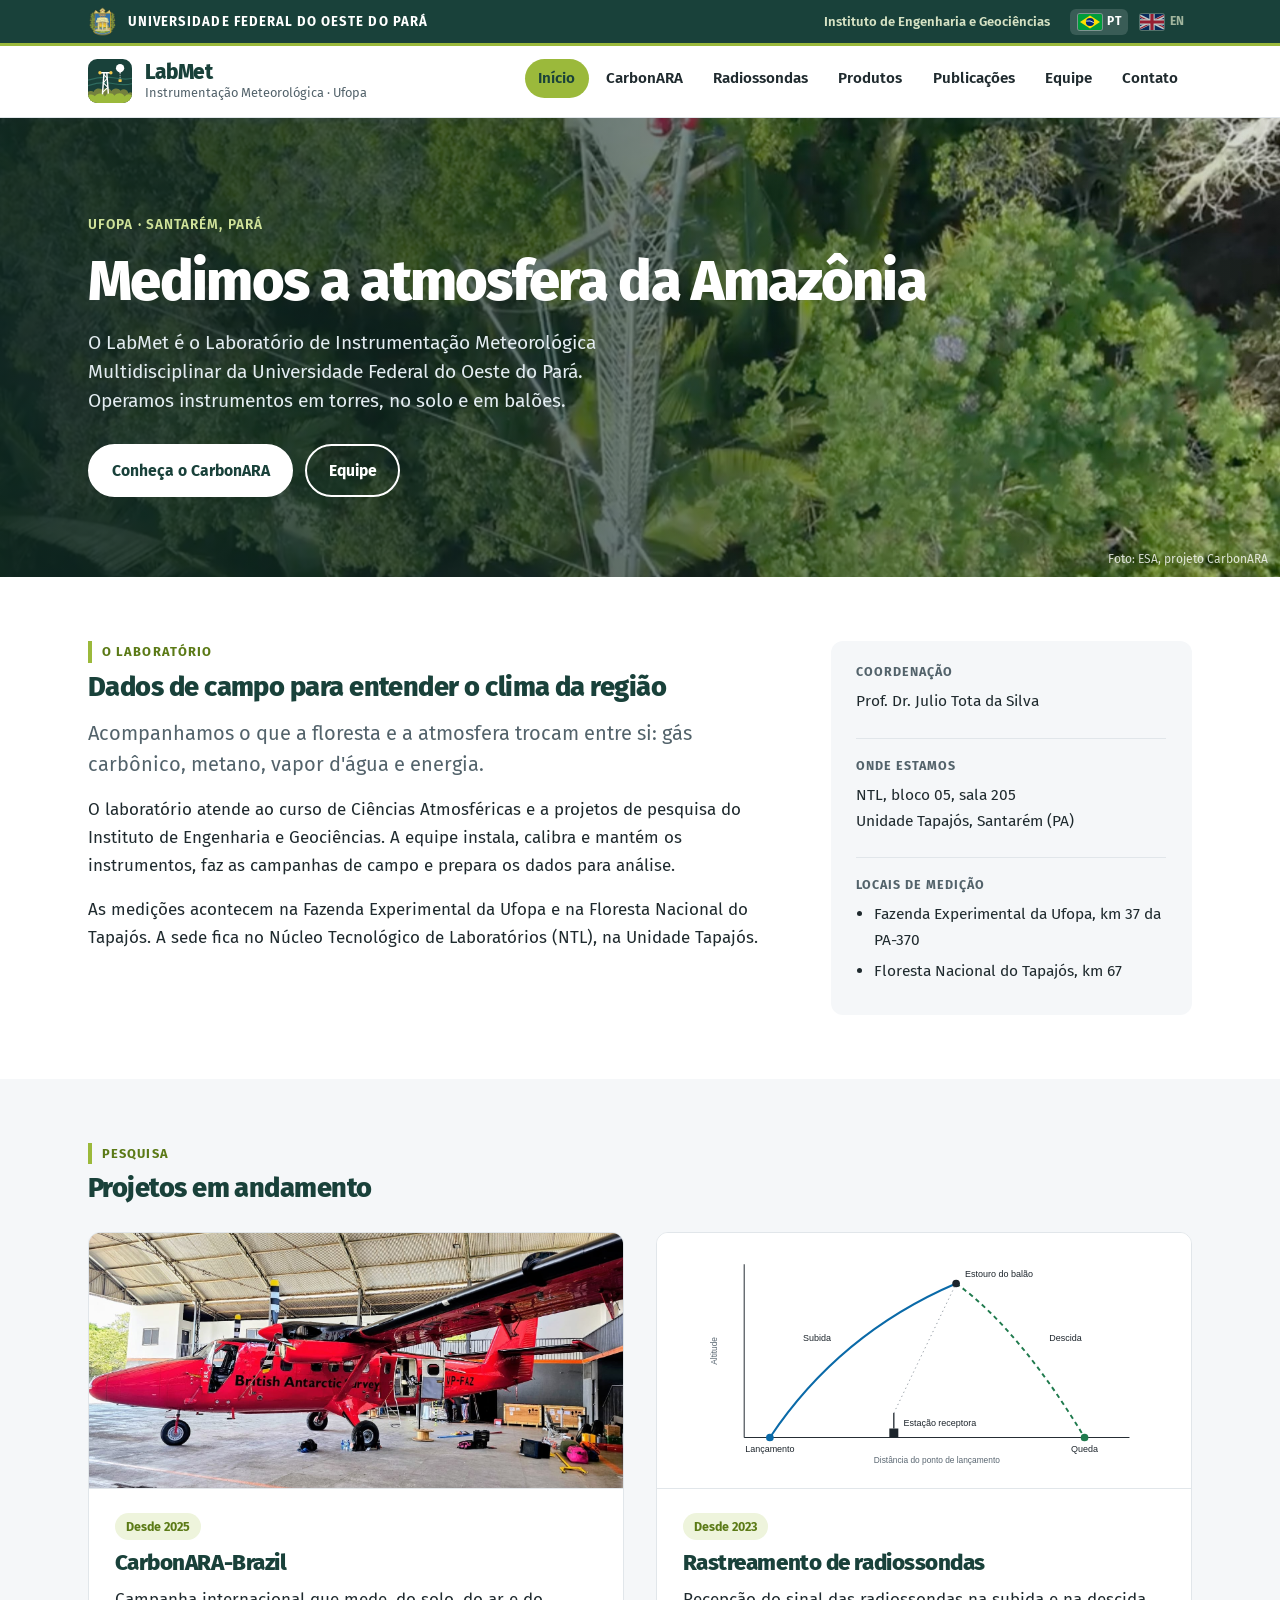
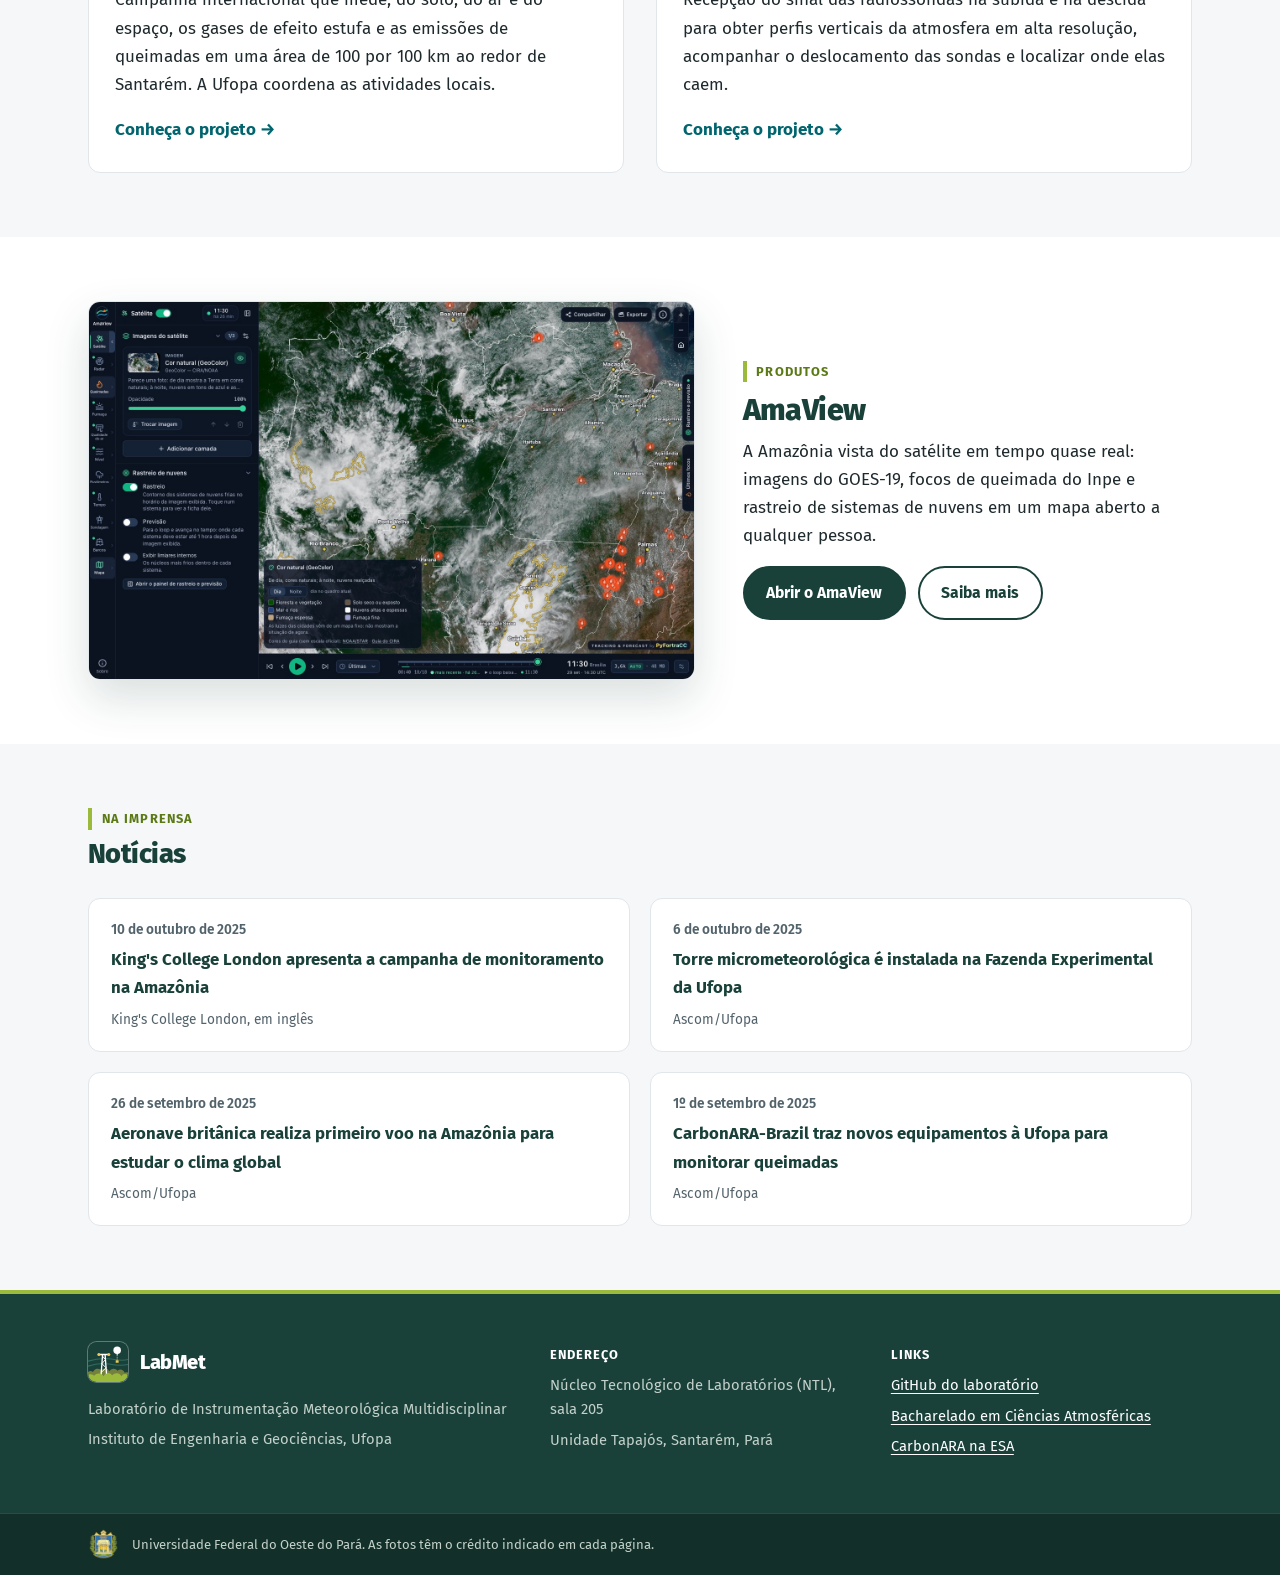
<file: index.html>
<!doctype html>
<html lang="pt-BR">
<head>
  <meta charset="utf-8">
  <meta name="viewport" content="width=device-width, initial-scale=1">
  <title>LabMet UFOPA | Laboratório de Instrumentação Meteorológica Multidisciplinar</title>
  <meta name="description" content="Laboratório de Instrumentação Meteorológica Multidisciplinar da Ufopa, em Santarém. Medidas de gases de efeito estufa, fluxos e perfis da atmosfera na Amazônia.">
  <meta property="og:title" content="LabMet UFOPA | Laboratório de Instrumentação Meteorológica Multidisciplinar">
  <meta property="og:description" content="Laboratório de Instrumentação Meteorológica Multidisciplinar da Ufopa, em Santarém. Medidas de gases de efeito estufa, fluxos e perfis da atmosfera na Amazônia.">
  <meta property="og:type" content="website">
  <meta property="og:url" content="https://labmet-ufopa.github.io/">
  <meta property="og:image" content="https://labmet-ufopa.github.io/assets/img/fotos/twin-otter-hangar.jpg">
  <meta property="og:locale" content="pt_BR">
  <link rel="alternate" hreflang="pt-BR" href="https://labmet-ufopa.github.io/">
  <link rel="alternate" hreflang="en" href="https://labmet-ufopa.github.io/en/">
  <link rel="alternate" hreflang="x-default" href="https://labmet-ufopa.github.io/">
  <link rel="icon" href="assets/img/logo.svg" type="image/svg+xml">
  <link rel="preconnect" href="https://fonts.googleapis.com">
  <link rel="preconnect" href="https://fonts.gstatic.com" crossorigin>
  <link rel="stylesheet" href="https://fonts.googleapis.com/css2?family=Fira+Sans:wght@400;600;700;800;900&display=swap">
  <link rel="stylesheet" href="assets/css/style.css?v=20260929c">
</head>
<body>
  <a class="pular" href="#conteudo">Ir para o conteúdo</a>

  <div class="barra-ufopa">
    <div class="container">
      <a class="ufopa-marca" href="https://www.ufopa.edu.br/"><img src="assets/img/ufopa-brasao.png" alt="Brasão da Ufopa" width="30" height="30"><span>Universidade Federal do Oeste do Pará</span></a>
      <div class="barra-direita">
        <a class="ufopa-instituto" href="https://ieg.ufopa.edu.br/">Instituto de Engenharia e Geociências</a>
        <nav class="idiomas" aria-label="Idioma">
          <a href="index.html" hreflang="pt-BR" lang="pt-BR" aria-current="true" title="Português (Brasil)"><img src="assets/img/bandeira-br.svg" alt="" width="24" height="16"><span>PT</span></a>
          <a href="en/index.html" hreflang="en" lang="en" title="English"><img src="assets/img/bandeira-uk.svg" alt="" width="24" height="16"><span>EN</span></a>
        </nav>
      </div>
    </div>
  </div>

  <header class="cabecalho">
    <div class="container">
      <a class="marca" href="index.html">
        <img src="assets/img/logo.svg" alt="" width="44" height="44">
        <span>
          <span class="marca-nome">LabMet</span>
          <span class="marca-desc">Instrumentação Meteorológica · Ufopa</span>
        </span>
      </a>
      <button class="menu-botao" type="button" aria-expanded="false" aria-controls="menu-principal" hidden><span class="menu-icone" aria-hidden="true"></span>Menu</button>
      <nav class="menu" id="menu-principal" aria-label="Principal">
        <ul>
          <li><a href="index.html" aria-current="page">Início</a></li>
          <li><a href="carbonara.html">CarbonARA</a></li>
          <li><a href="radiossondas.html">Radiossondas</a></li>
          <li><a href="produtos.html">Produtos</a></li>
          <li><a href="publicacoes.html">Publicações</a></li>
          <li><a href="equipe.html">Equipe</a></li>
          <li><a href="contato.html">Contato</a></li>
        </ul>
      </nav>
    </div>
  </header>

  <main id="conteudo">
    <section class="hero">
      <img src="assets/img/fotos/esa-torre-instrumentos.jpg" alt="Torre metálica com instrumentos vista de cima, cercada pelas copas das árvores">
      <div class="container">
        <p class="hero-local">Ufopa · Santarém, Pará</p>
        <h1>Medimos a atmosfera da Amazônia</h1>
        <p class="hero-texto">O LabMet é o Laboratório de Instrumentação Meteorológica Multidisciplinar da Universidade Federal do Oeste do Pará. Operamos instrumentos em torres, no solo e em balões.</p>
        <div class="botoes">
          <a class="botao" href="carbonara.html">Conheça o CarbonARA</a>
          <a class="botao botao-vazado" href="equipe.html">Equipe</a>
        </div>
      </div>
      <p class="credito">Foto: ESA, projeto CarbonARA</p>
    </section>

    <section class="secao">
      <div class="container colunas">
        <div>
          <p class="sobretitulo">O laboratório</p>
          <h2>Dados de campo para entender o clima da região</h2>
          <p class="abertura">Acompanhamos o que a floresta e a atmosfera trocam entre si: gás carbônico, metano, vapor d'água e energia.</p>
          <p>O laboratório atende ao curso de Ciências Atmosféricas e a projetos de pesquisa do Instituto de Engenharia e Geociências. A equipe instala, calibra e mantém os instrumentos, faz as campanhas de campo e prepara os dados para análise.</p>
          <p>As medições acontecem na Fazenda Experimental da Ufopa e na Floresta Nacional do Tapajós. A sede fica no Núcleo Tecnológico de Laboratórios (NTL), na Unidade Tapajós.</p>
        </div>
        <aside class="lateral">
          <h2>Coordenação</h2>
          <p>Prof. Dr. Julio Tota da Silva</p>
          <h2>Onde estamos</h2>
          <p>NTL, bloco 05, sala 205<br>Unidade Tapajós, Santarém (PA)</p>
          <h2>Locais de medição</h2>
          <ul>
            <li>Fazenda Experimental da Ufopa, km 37 da PA-370</li>
            <li>Floresta Nacional do Tapajós, km 67</li>
          </ul>
        </aside>
      </div>
    </section>

    <section class="secao secao-suave">
      <div class="container">
        <div class="secao-titulo">
          <div>
            <p class="sobretitulo">Pesquisa</p>
            <h2>Projetos em andamento</h2>
          </div>
        </div>
        <div class="projetos">
          <article class="projeto">
            <img src="assets/img/fotos/esa-aviao-instrumentos.jpg" alt="Avião de pesquisa vermelho dentro de um hangar, com caixas de equipamentos ao redor">
            <div class="projeto-corpo">
              <span class="etiqueta">Desde 2025</span>
              <h3><a href="carbonara.html">CarbonARA-Brazil</a></h3>
              <p>Campanha internacional que mede, do solo, do ar e do espaço, os gases de efeito estufa e as emissões de queimadas em uma área de 100 por 100 km ao redor de Santarém. A Ufopa coordena as atividades locais.</p>
              <p class="mais">Conheça o projeto →</p>
            </div>
          </article>
          <article class="projeto">
            <img src="assets/img/radiossonda-esquema.svg" alt="Esquema da subida e da descida de uma radiossonda, com a estação receptora no solo">
            <div class="projeto-corpo">
              <span class="etiqueta">Desde 2023</span>
              <h3><a href="radiossondas.html">Rastreamento de radiossondas</a></h3>
              <p>Recepção do sinal das radiossondas na subida e na descida para obter perfis verticais da atmosfera em alta resolução, acompanhar o deslocamento das sondas e localizar onde elas caem.</p>
              <p class="mais">Conheça o projeto →</p>
            </div>
          </article>
        </div>
      </div>
    </section>

    <section class="secao">
      <div class="container produto">
        <a class="produto-imagem" href="produtos.html"><img src="assets/img/produtos/amaview.jpg" alt="Tela do AmaView com imagem de satélite da Amazônia, focos de queimada e contornos de sistemas de nuvens" width="1440" height="900"></a>
        <div>
          <p class="sobretitulo">Produtos</p>
          <h2>AmaView</h2>
          <p>A Amazônia vista do satélite em tempo quase real: imagens do GOES-19, focos de queimada do Inpe e rastreio de sistemas de nuvens em um mapa aberto a qualquer pessoa.</p>
          <div class="botoes">
            <a class="botao botao-escuro" href="https://helvecioneto.github.io/AmaView/">Abrir o AmaView</a>
            <a class="botao botao-escuro" style="background:transparent;color:var(--azul)" href="produtos.html">Saiba mais</a>
          </div>
        </div>
      </div>
    </section>

    <section class="secao secao-suave">
      <div class="container">
        <div class="secao-titulo">
          <div>
            <p class="sobretitulo">Na imprensa</p>
            <h2>Notícias</h2>
          </div>
        </div>
        <ul class="noticias">
          <li>
            <time datetime="2025-10-10">10 de outubro de 2025</time>
            <a href="https://www.kcl.ac.uk/news/kings-leads-major-international-effort-to-monitor-amazons-climate-tipping-point">King's College London apresenta a campanha de monitoramento na Amazônia</a>
            <span class="fonte">King's College London, em inglês</span>
          </li>
          <li>
            <time datetime="2025-10-06">6 de outubro de 2025</time>
            <a href="https://www.ufopa.edu.br/ufopa/comunica/noticias/torre-micrometeorologica-e-instalada-na-fazenda-experimental-da-ufopa/">Torre micrometeorológica é instalada na Fazenda Experimental da Ufopa</a>
            <span class="fonte">Ascom/Ufopa</span>
          </li>
          <li>
            <time datetime="2025-09-26">26 de setembro de 2025</time>
            <a href="https://www.ufopa.edu.br/ufopa/comunica/noticias/aeronave-britanica-realiza-primeiro-voo-na-amazonia-para-estudar-o-clima-global/">Aeronave britânica realiza primeiro voo na Amazônia para estudar o clima global</a>
            <span class="fonte">Ascom/Ufopa</span>
          </li>
          <li>
            <time datetime="2025-09-01">1º de setembro de 2025</time>
            <a href="https://www.ufopa.edu.br/ufopa/comunica/noticias/carbonara-brazil-traz-novos-equipamentos-a-ufopa-para-monitorar-queimadas/">CarbonARA-Brazil traz novos equipamentos à Ufopa para monitorar queimadas</a>
            <span class="fonte">Ascom/Ufopa</span>
          </li>
        </ul>
      </div>
    </section>
  </main>

  <footer class="rodape">
    <div class="container">
      <div>
        <div class="marca-rodape"><img src="assets/img/logo.svg" alt="" width="40" height="40"><span>LabMet</span></div>
        <p>Laboratório de Instrumentação Meteorológica Multidisciplinar</p>
        <p>Instituto de Engenharia e Geociências, Ufopa</p>
      </div>
      <div>
        <p><strong>Endereço</strong></p>
        <p>Núcleo Tecnológico de Laboratórios (NTL), sala 205</p>
        <p>Unidade Tapajós, Santarém, Pará</p>
      </div>
      <div>
        <p><strong>Links</strong></p>
        <p><a href="https://github.com/labmet-ufopa">GitHub do laboratório</a></p>
        <p><a href="https://ieg.ufopa.edu.br/ieg/graduacao/bacharelado-em-ciencias-atmosfericas/">Bacharelado em Ciências Atmosféricas</a></p>
        <p><a href="https://climate.esa.int/en/supporting-the-paris-agreement/CarbonARA/">CarbonARA na ESA</a></p>
      </div>
    </div>
    <div class="rodape-fim">
      <div class="container"><img src="assets/img/ufopa-brasao.png" alt="" width="32" height="32"><span>Universidade Federal do Oeste do Pará. As fotos têm o crédito indicado em cada página.</span></div>
    </div>
  </footer>
  <script src="assets/js/menu.js?v=20260929c"></script>
</body>
</html>
</file>
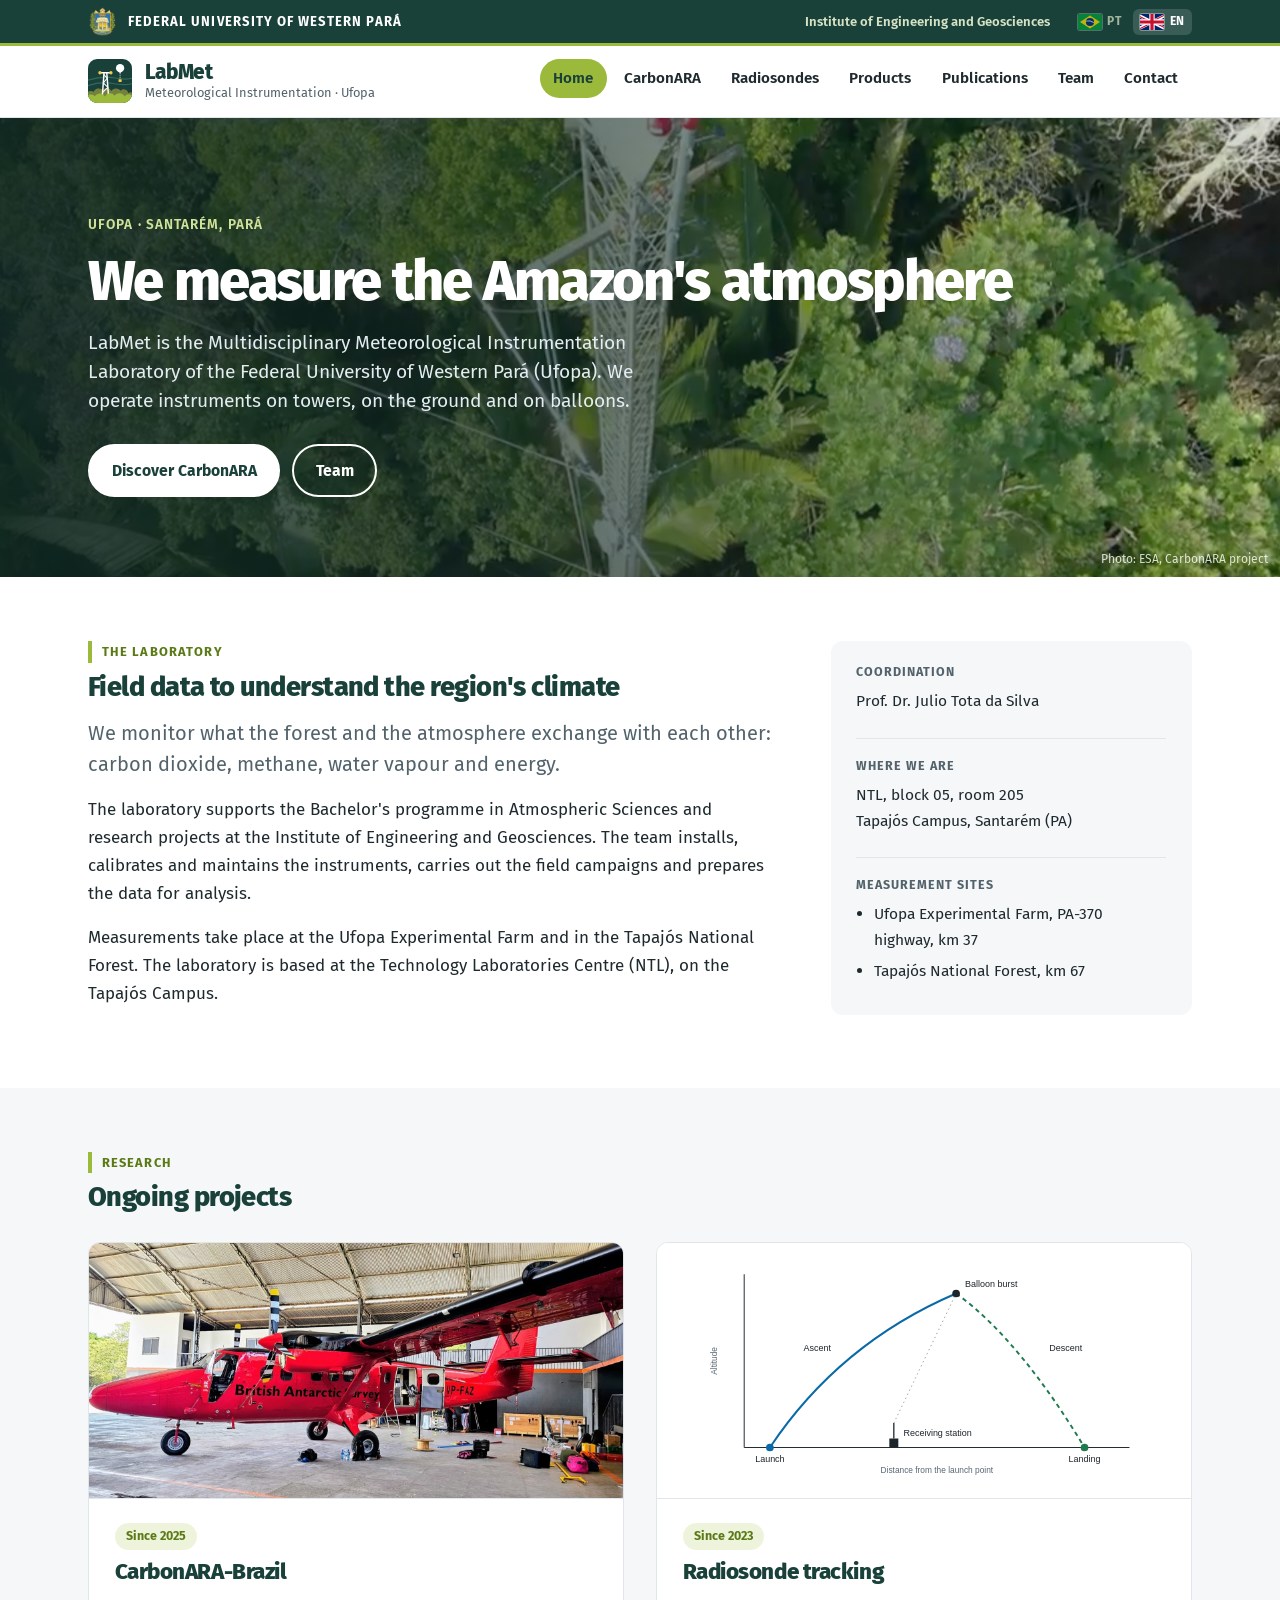
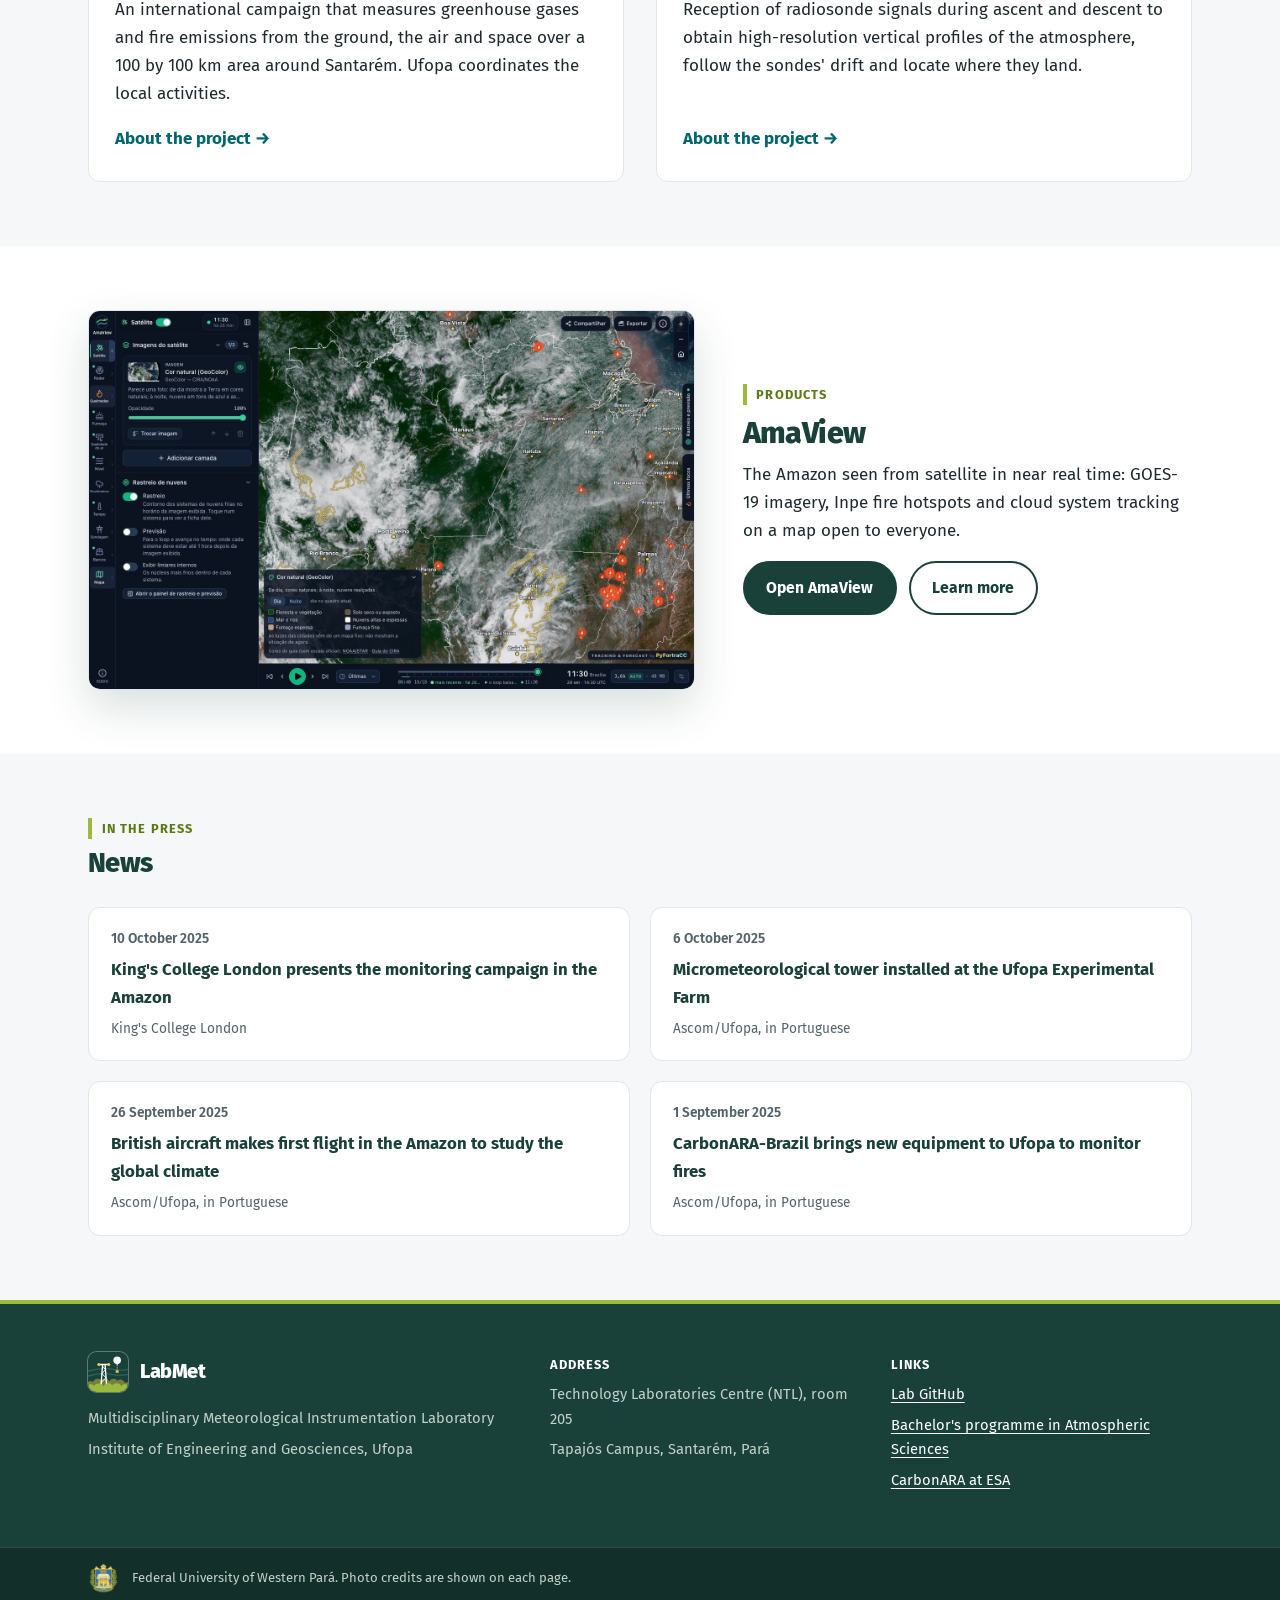
<file: en/index.html>
<!doctype html>
<html lang="en">
<head>
  <meta charset="utf-8">
  <meta name="viewport" content="width=device-width, initial-scale=1">
  <title>LabMet UFOPA | Multidisciplinary Meteorological Instrumentation Laboratory</title>
  <meta name="description" content="Multidisciplinary Meteorological Instrumentation Laboratory at Ufopa, in Santarém. Measurements of greenhouse gases, fluxes and atmospheric profiles in the Amazon.">
  <meta property="og:title" content="LabMet UFOPA | Multidisciplinary Meteorological Instrumentation Laboratory">
  <meta property="og:description" content="Multidisciplinary Meteorological Instrumentation Laboratory at Ufopa, in Santarém. Measurements of greenhouse gases, fluxes and atmospheric profiles in the Amazon.">
  <meta property="og:type" content="website">
  <meta property="og:url" content="https://labmet-ufopa.github.io/en/">
  <meta property="og:image" content="https://labmet-ufopa.github.io/assets/img/fotos/twin-otter-hangar.jpg">
  <meta property="og:locale" content="en_GB">
  <link rel="alternate" hreflang="pt-BR" href="https://labmet-ufopa.github.io/">
  <link rel="alternate" hreflang="en" href="https://labmet-ufopa.github.io/en/">
  <link rel="alternate" hreflang="x-default" href="https://labmet-ufopa.github.io/">
  <link rel="icon" href="../assets/img/logo.svg" type="image/svg+xml">
  <link rel="preconnect" href="https://fonts.googleapis.com">
  <link rel="preconnect" href="https://fonts.gstatic.com" crossorigin>
  <link rel="stylesheet" href="https://fonts.googleapis.com/css2?family=Fira+Sans:wght@400;600;700;800;900&display=swap">
  <link rel="stylesheet" href="../assets/css/style.css?v=20260929c">
</head>
<body>
  <a class="pular" href="#conteudo">Skip to content</a>

  <div class="barra-ufopa">
    <div class="container">
      <a class="ufopa-marca" href="https://www.ufopa.edu.br/"><img src="../assets/img/ufopa-brasao.png" alt="Ufopa coat of arms" width="30" height="30"><span>Federal University of Western Pará</span></a>
      <div class="barra-direita">
        <a class="ufopa-instituto" href="https://ieg.ufopa.edu.br/">Institute of Engineering and Geosciences</a>
        <nav class="idiomas" aria-label="Language">
          <a href="../index.html" hreflang="pt-BR" lang="pt-BR" title="Português (Brasil)"><img src="../assets/img/bandeira-br.svg" alt="" width="24" height="16"><span>PT</span></a>
          <a href="index.html" hreflang="en" lang="en" aria-current="true" title="English"><img src="../assets/img/bandeira-uk.svg" alt="" width="24" height="16"><span>EN</span></a>
        </nav>
      </div>
    </div>
  </div>

  <header class="cabecalho">
    <div class="container">
      <a class="marca" href="index.html">
        <img src="../assets/img/logo.svg" alt="" width="44" height="44">
        <span>
          <span class="marca-nome">LabMet</span>
          <span class="marca-desc">Meteorological Instrumentation · Ufopa</span>
        </span>
      </a>
      <button class="menu-botao" type="button" aria-expanded="false" aria-controls="menu-principal" hidden><span class="menu-icone" aria-hidden="true"></span>Menu</button>
      <nav class="menu" id="menu-principal" aria-label="Main">
        <ul>
          <li><a href="index.html" aria-current="page">Home</a></li>
          <li><a href="carbonara.html">CarbonARA</a></li>
          <li><a href="radiossondas.html">Radiosondes</a></li>
          <li><a href="produtos.html">Products</a></li>
          <li><a href="publicacoes.html">Publications</a></li>
          <li><a href="equipe.html">Team</a></li>
          <li><a href="contato.html">Contact</a></li>
        </ul>
      </nav>
    </div>
  </header>

  <main id="conteudo">
    <section class="hero">
      <img src="../assets/img/fotos/esa-torre-instrumentos.jpg" alt="Metal tower with instruments seen from above, surrounded by the tree canopy">
      <div class="container">
        <p class="hero-local">Ufopa · Santarém, Pará</p>
        <h1>We measure the Amazon's atmosphere</h1>
        <p class="hero-texto">LabMet is the Multidisciplinary Meteorological Instrumentation Laboratory of the Federal University of Western Pará (Ufopa). We operate instruments on towers, on the ground and on balloons.</p>
        <div class="botoes">
          <a class="botao" href="carbonara.html">Discover CarbonARA</a>
          <a class="botao botao-vazado" href="equipe.html">Team</a>
        </div>
      </div>
      <p class="credito">Photo: ESA, CarbonARA project</p>
    </section>

    <section class="secao">
      <div class="container colunas">
        <div>
          <p class="sobretitulo">The laboratory</p>
          <h2>Field data to understand the region's climate</h2>
          <p class="abertura">We monitor what the forest and the atmosphere exchange with each other: carbon dioxide, methane, water vapour and energy.</p>
          <p>The laboratory supports the Bachelor's programme in Atmospheric Sciences and research projects at the Institute of Engineering and Geosciences. The team installs, calibrates and maintains the instruments, carries out the field campaigns and prepares the data for analysis.</p>
          <p>Measurements take place at the Ufopa Experimental Farm and in the Tapajós National Forest. The laboratory is based at the Technology Laboratories Centre (NTL), on the Tapajós Campus.</p>
        </div>
        <aside class="lateral">
          <h2>Coordination</h2>
          <p>Prof. Dr. Julio Tota da Silva</p>
          <h2>Where we are</h2>
          <p>NTL, block 05, room 205<br>Tapajós Campus, Santarém (PA)</p>
          <h2>Measurement sites</h2>
          <ul>
            <li>Ufopa Experimental Farm, PA-370 highway, km 37</li>
            <li>Tapajós National Forest, km 67</li>
          </ul>
        </aside>
      </div>
    </section>

    <section class="secao secao-suave">
      <div class="container">
        <div class="secao-titulo">
          <div>
            <p class="sobretitulo">Research</p>
            <h2>Ongoing projects</h2>
          </div>
        </div>
        <div class="projetos">
          <article class="projeto">
            <img src="../assets/img/fotos/esa-aviao-instrumentos.jpg" alt="Red research aircraft inside a hangar, surrounded by equipment cases">
            <div class="projeto-corpo">
              <span class="etiqueta">Since 2025</span>
              <h3><a href="carbonara.html">CarbonARA-Brazil</a></h3>
              <p>An international campaign that measures greenhouse gases and fire emissions from the ground, the air and space over a 100 by 100 km area around Santarém. Ufopa coordinates the local activities.</p>
              <p class="mais">About the project →</p>
            </div>
          </article>
          <article class="projeto">
            <img src="../assets/img/radiossonda-esquema-en.svg" alt="Diagram of the ascent and descent of a radiosonde, with the receiving station on the ground">
            <div class="projeto-corpo">
              <span class="etiqueta">Since 2023</span>
              <h3><a href="radiossondas.html">Radiosonde tracking</a></h3>
              <p>Reception of radiosonde signals during ascent and descent to obtain high-resolution vertical profiles of the atmosphere, follow the sondes' drift and locate where they land.</p>
              <p class="mais">About the project →</p>
            </div>
          </article>
        </div>
      </div>
    </section>

    <section class="secao">
      <div class="container produto">
        <a class="produto-imagem" href="produtos.html"><img src="../assets/img/produtos/amaview.jpg" alt="AmaView screen with a satellite image of the Amazon, fire hotspots and outlines of cloud systems" width="1440" height="900"></a>
        <div>
          <p class="sobretitulo">Products</p>
          <h2>AmaView</h2>
          <p>The Amazon seen from satellite in near real time: GOES-19 imagery, Inpe fire hotspots and cloud system tracking on a map open to everyone.</p>
          <div class="botoes">
            <a class="botao botao-escuro" href="https://helvecioneto.github.io/AmaView/">Open AmaView</a>
            <a class="botao botao-escuro" style="background:transparent;color:var(--azul)" href="produtos.html">Learn more</a>
          </div>
        </div>
      </div>
    </section>

    <section class="secao secao-suave">
      <div class="container">
        <div class="secao-titulo">
          <div>
            <p class="sobretitulo">In the press</p>
            <h2>News</h2>
          </div>
        </div>
        <ul class="noticias">
          <li>
            <time datetime="2025-10-10">10 October 2025</time>
            <a href="https://www.kcl.ac.uk/news/kings-leads-major-international-effort-to-monitor-amazons-climate-tipping-point">King's College London presents the monitoring campaign in the Amazon</a>
            <span class="fonte">King's College London</span>
          </li>
          <li>
            <time datetime="2025-10-06">6 October 2025</time>
            <a href="https://www.ufopa.edu.br/ufopa/comunica/noticias/torre-micrometeorologica-e-instalada-na-fazenda-experimental-da-ufopa/">Micrometeorological tower installed at the Ufopa Experimental Farm</a>
            <span class="fonte">Ascom/Ufopa, in Portuguese</span>
          </li>
          <li>
            <time datetime="2025-09-26">26 September 2025</time>
            <a href="https://www.ufopa.edu.br/ufopa/comunica/noticias/aeronave-britanica-realiza-primeiro-voo-na-amazonia-para-estudar-o-clima-global/">British aircraft makes first flight in the Amazon to study the global climate</a>
            <span class="fonte">Ascom/Ufopa, in Portuguese</span>
          </li>
          <li>
            <time datetime="2025-09-01">1 September 2025</time>
            <a href="https://www.ufopa.edu.br/ufopa/comunica/noticias/carbonara-brazil-traz-novos-equipamentos-a-ufopa-para-monitorar-queimadas/">CarbonARA-Brazil brings new equipment to Ufopa to monitor fires</a>
            <span class="fonte">Ascom/Ufopa, in Portuguese</span>
          </li>
        </ul>
      </div>
    </section>
  </main>

  <footer class="rodape">
    <div class="container">
      <div>
        <div class="marca-rodape"><img src="../assets/img/logo.svg" alt="" width="40" height="40"><span>LabMet</span></div>
        <p>Multidisciplinary Meteorological Instrumentation Laboratory</p>
        <p>Institute of Engineering and Geosciences, Ufopa</p>
      </div>
      <div>
        <p><strong>Address</strong></p>
        <p>Technology Laboratories Centre (NTL), room 205</p>
        <p>Tapajós Campus, Santarém, Pará</p>
      </div>
      <div>
        <p><strong>Links</strong></p>
        <p><a href="https://github.com/labmet-ufopa">Lab GitHub</a></p>
        <p><a href="https://ieg.ufopa.edu.br/ieg/graduacao/bacharelado-em-ciencias-atmosfericas/">Bachelor's programme in Atmospheric Sciences</a></p>
        <p><a href="https://climate.esa.int/en/supporting-the-paris-agreement/CarbonARA/">CarbonARA at ESA</a></p>
      </div>
    </div>
    <div class="rodape-fim">
      <div class="container"><img src="../assets/img/ufopa-brasao.png" alt="" width="32" height="32"><span>Federal University of Western Pará. Photo credits are shown on each page.</span></div>
    </div>
  </footer>
  <script src="../assets/js/menu.js?v=20260929c"></script>
</body>
</html>
</file>
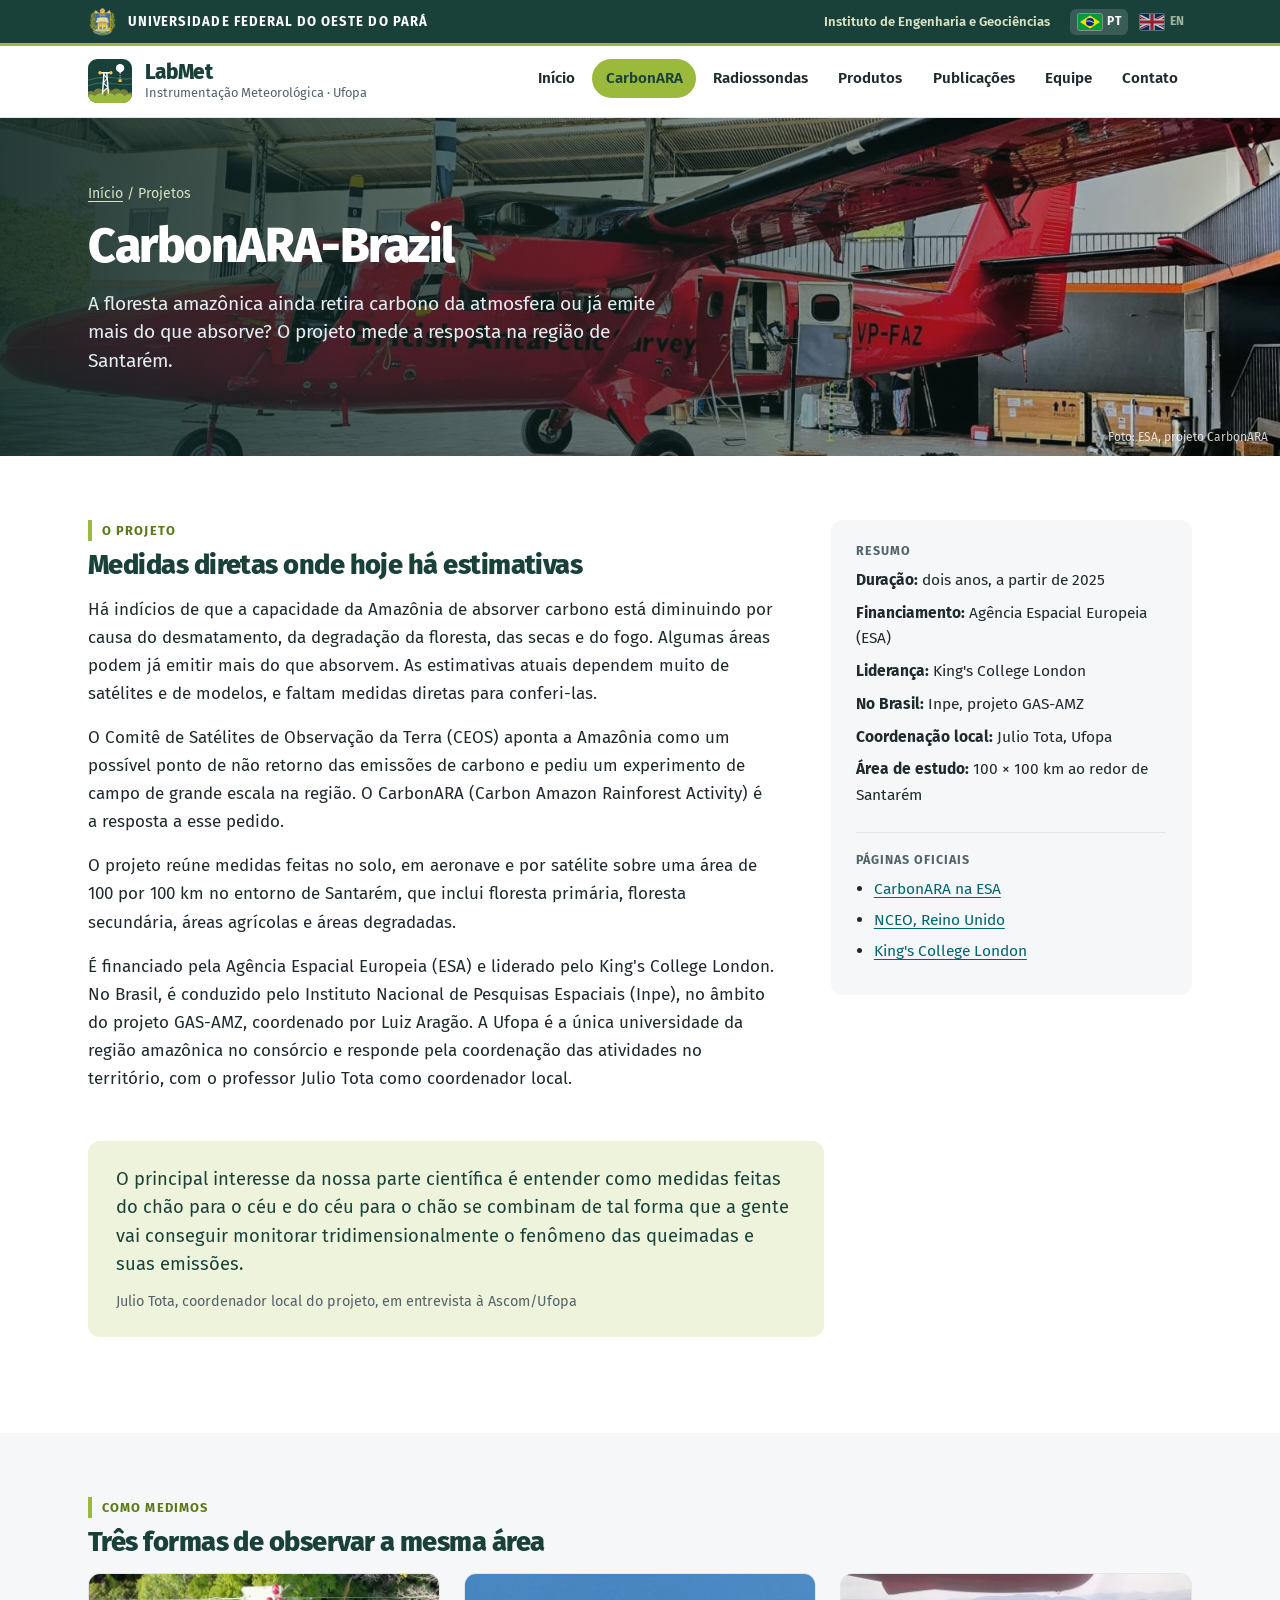
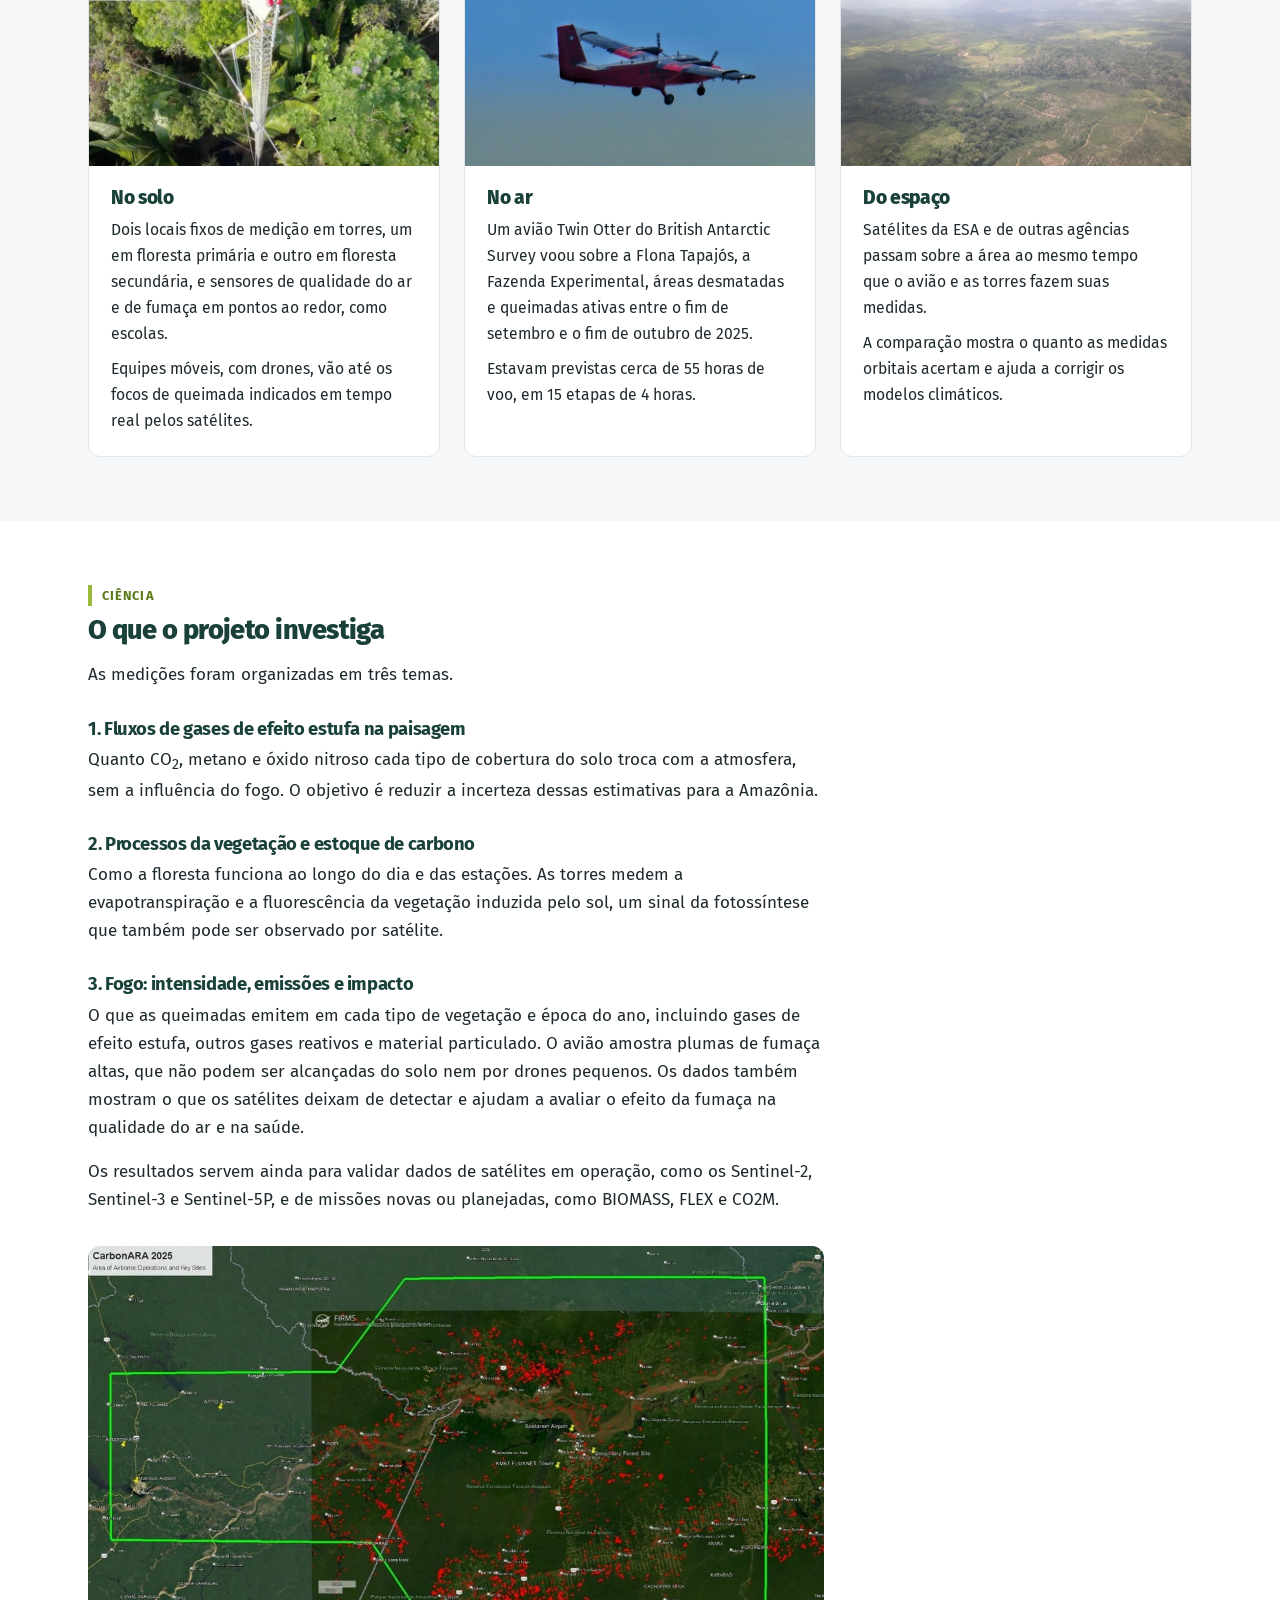
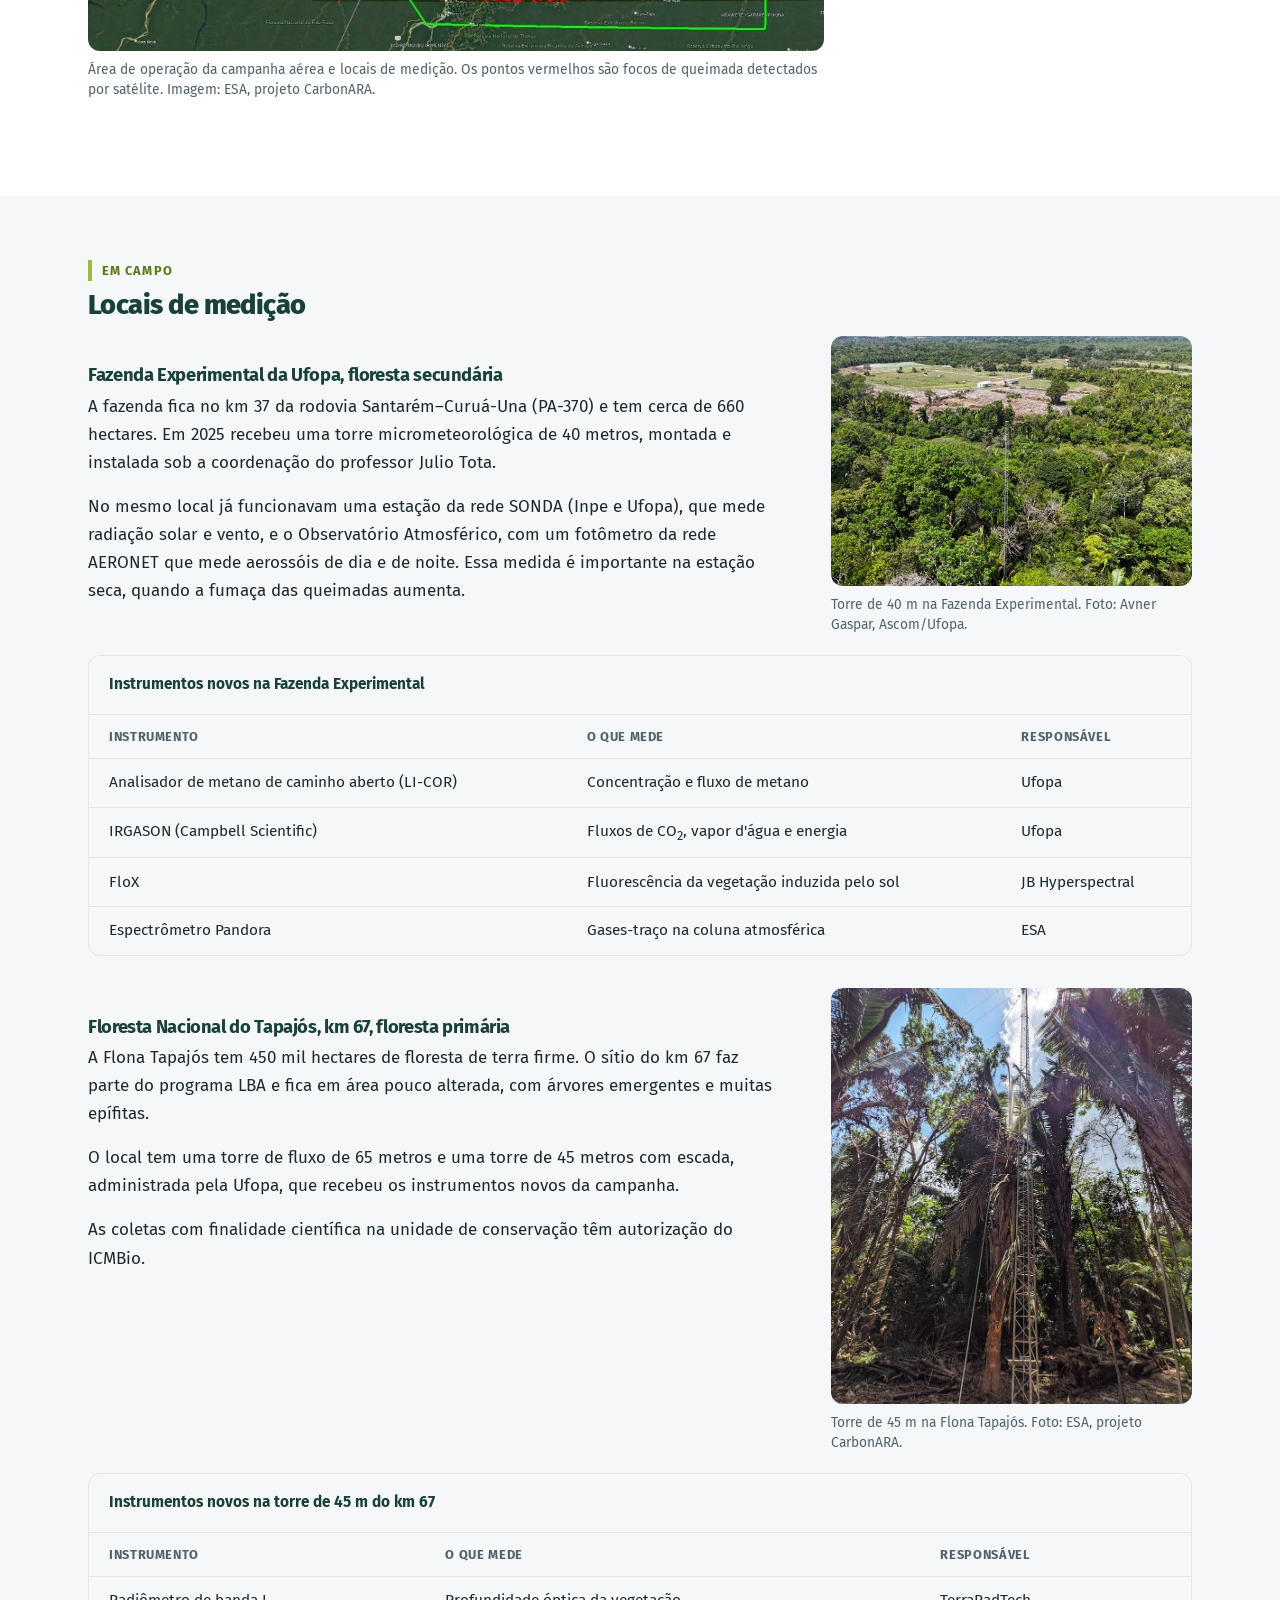
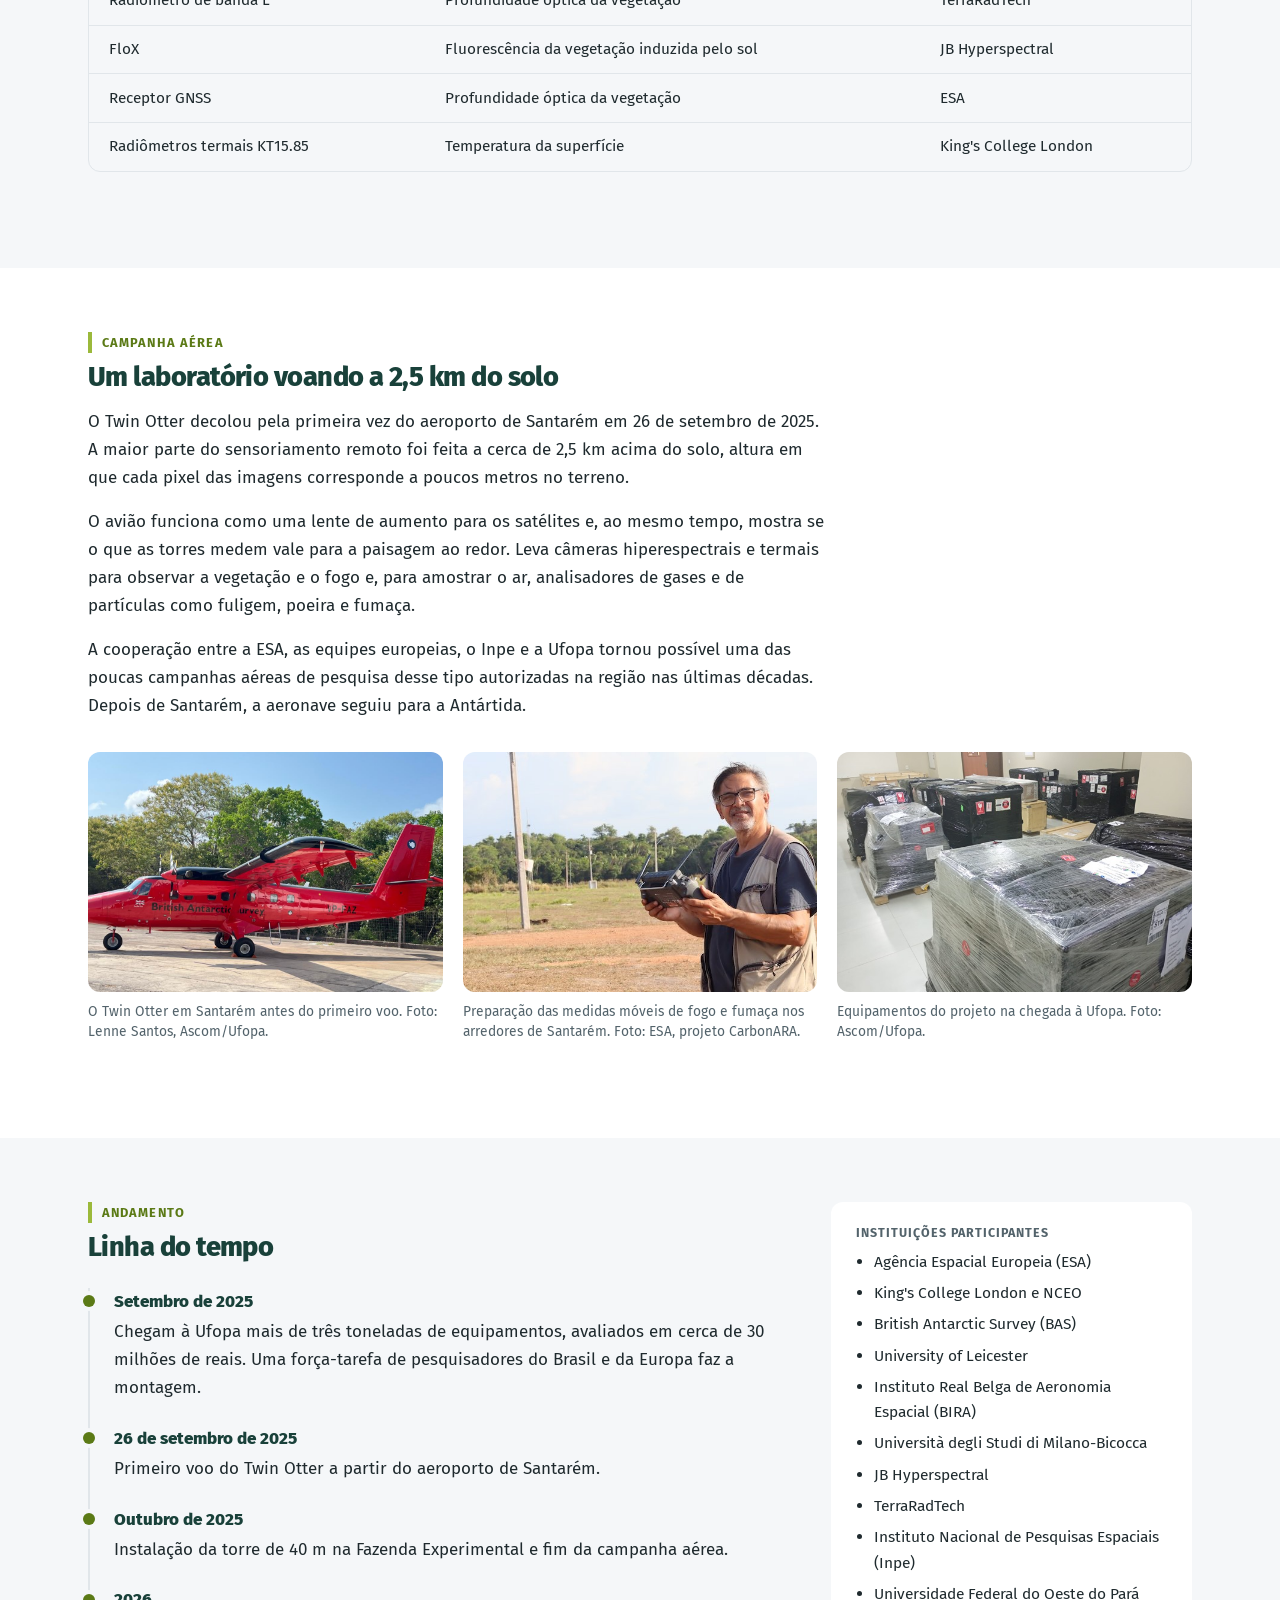
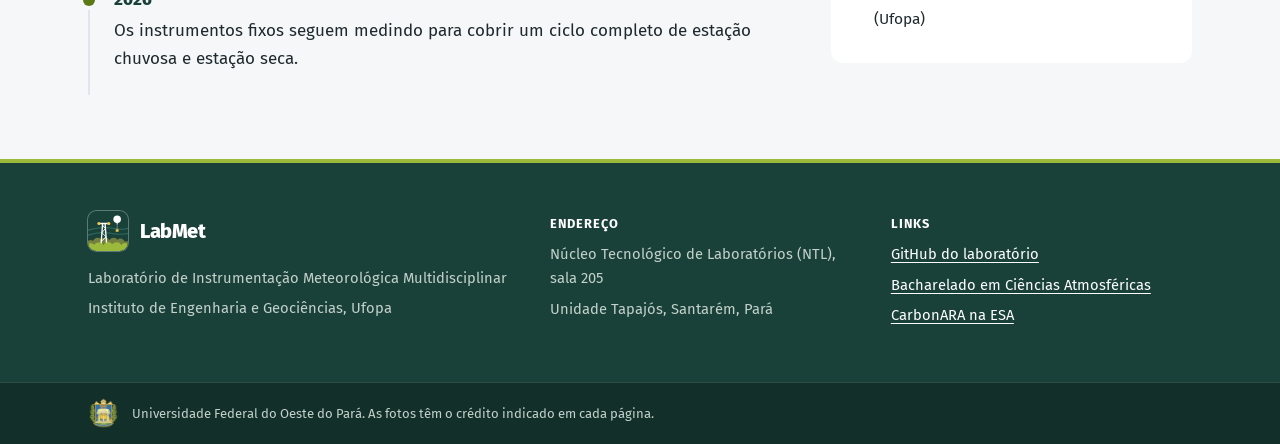
<file: carbonara.html>
<!doctype html>
<html lang="pt-BR">
<head>
  <meta charset="utf-8">
  <meta name="viewport" content="width=device-width, initial-scale=1">
  <title>CarbonARA-Brazil | LabMet UFOPA</title>
  <meta name="description" content="O projeto CarbonARA mede gases de efeito estufa e emissões de queimadas na região de Santarém com torres, aeronave e satélites. A Ufopa coordena as atividades locais.">
  <meta property="og:title" content="CarbonARA-Brazil | LabMet UFOPA">
  <meta property="og:description" content="O projeto CarbonARA mede gases de efeito estufa e emissões de queimadas na região de Santarém com torres, aeronave e satélites. A Ufopa coordena as atividades locais.">
  <meta property="og:type" content="website">
  <meta property="og:url" content="https://labmet-ufopa.github.io/carbonara.html">
  <meta property="og:image" content="https://labmet-ufopa.github.io/assets/img/fotos/twin-otter-hangar.jpg">
  <meta property="og:locale" content="pt_BR">
  <link rel="alternate" hreflang="pt-BR" href="https://labmet-ufopa.github.io/carbonara.html">
  <link rel="alternate" hreflang="en" href="https://labmet-ufopa.github.io/en/carbonara.html">
  <link rel="alternate" hreflang="x-default" href="https://labmet-ufopa.github.io/carbonara.html">
  <link rel="icon" href="assets/img/logo.svg" type="image/svg+xml">
  <link rel="preconnect" href="https://fonts.googleapis.com">
  <link rel="preconnect" href="https://fonts.gstatic.com" crossorigin>
  <link rel="stylesheet" href="https://fonts.googleapis.com/css2?family=Fira+Sans:wght@400;600;700;800;900&display=swap">
  <link rel="stylesheet" href="assets/css/style.css?v=20260929c">
</head>
<body>
  <a class="pular" href="#conteudo">Ir para o conteúdo</a>

  <div class="barra-ufopa">
    <div class="container">
      <a class="ufopa-marca" href="https://www.ufopa.edu.br/"><img src="assets/img/ufopa-brasao.png" alt="Brasão da Ufopa" width="30" height="30"><span>Universidade Federal do Oeste do Pará</span></a>
      <div class="barra-direita">
        <a class="ufopa-instituto" href="https://ieg.ufopa.edu.br/">Instituto de Engenharia e Geociências</a>
        <nav class="idiomas" aria-label="Idioma">
          <a href="carbonara.html" hreflang="pt-BR" lang="pt-BR" aria-current="true" title="Português (Brasil)"><img src="assets/img/bandeira-br.svg" alt="" width="24" height="16"><span>PT</span></a>
          <a href="en/carbonara.html" hreflang="en" lang="en" title="English"><img src="assets/img/bandeira-uk.svg" alt="" width="24" height="16"><span>EN</span></a>
        </nav>
      </div>
    </div>
  </div>

  <header class="cabecalho">
    <div class="container">
      <a class="marca" href="index.html">
        <img src="assets/img/logo.svg" alt="" width="44" height="44">
        <span>
          <span class="marca-nome">LabMet</span>
          <span class="marca-desc">Instrumentação Meteorológica · Ufopa</span>
        </span>
      </a>
      <button class="menu-botao" type="button" aria-expanded="false" aria-controls="menu-principal" hidden><span class="menu-icone" aria-hidden="true"></span>Menu</button>
      <nav class="menu" id="menu-principal" aria-label="Principal">
        <ul>
          <li><a href="index.html">Início</a></li>
          <li><a href="carbonara.html" aria-current="page">CarbonARA</a></li>
          <li><a href="radiossondas.html">Radiossondas</a></li>
          <li><a href="produtos.html">Produtos</a></li>
          <li><a href="publicacoes.html">Publicações</a></li>
          <li><a href="equipe.html">Equipe</a></li>
          <li><a href="contato.html">Contato</a></li>
        </ul>
      </nav>
    </div>
  </header>

  <main id="conteudo">
    <section class="hero hero-interno">
      <img src="assets/img/fotos/esa-aviao-instrumentos.jpg" alt="Avião de pesquisa vermelho do British Antarctic Survey dentro de um hangar em Santarém">
      <div class="container">
        <p class="migalha"><a href="index.html">Início</a> / Projetos</p>
        <h1>CarbonARA-Brazil</h1>
        <p class="hero-texto">A floresta amazônica ainda retira carbono da atmosfera ou já emite mais do que absorve? O projeto mede a resposta na região de Santarém.</p>
      </div>
      <p class="credito">Foto: ESA, projeto CarbonARA</p>
    </section>

    <section class="secao">
      <div class="container colunas">
        <div>
          <p class="sobretitulo">O projeto</p>
          <h2>Medidas diretas onde hoje há estimativas</h2>
          <p>Há indícios de que a capacidade da Amazônia de absorver carbono está diminuindo por causa do desmatamento, da degradação da floresta, das secas e do fogo. Algumas áreas podem já emitir mais do que absorvem. As estimativas atuais dependem muito de satélites e de modelos, e faltam medidas diretas para conferi-las.</p>
          <p>O Comitê de Satélites de Observação da Terra (CEOS) aponta a Amazônia como um possível ponto de não retorno das emissões de carbono e pediu um experimento de campo de grande escala na região. O CarbonARA (Carbon Amazon Rainforest Activity) é a resposta a esse pedido.</p>
          <p>O projeto reúne medidas feitas no solo, em aeronave e por satélite sobre uma área de 100 por 100 km no entorno de Santarém, que inclui floresta primária, floresta secundária, áreas agrícolas e áreas degradadas.</p>
          <p>É financiado pela Agência Espacial Europeia (ESA) e liderado pelo King's College London. No Brasil, é conduzido pelo Instituto Nacional de Pesquisas Espaciais (Inpe), no âmbito do projeto GAS-AMZ, coordenado por Luiz Aragão. A Ufopa é a única universidade da região amazônica no consórcio e responde pela coordenação das atividades no território, com o professor Julio Tota como coordenador local.</p>
        </div>

        <aside class="lateral">
          <h2>Resumo</h2>
          <p><strong>Duração:</strong> dois anos, a partir de 2025</p>
          <p><strong>Financiamento:</strong> Agência Espacial Europeia (ESA)</p>
          <p><strong>Liderança:</strong> King's College London</p>
          <p><strong>No Brasil:</strong> Inpe, projeto GAS-AMZ</p>
          <p><strong>Coordenação local:</strong> Julio Tota, Ufopa</p>
          <p><strong>Área de estudo:</strong> 100 × 100 km ao redor de Santarém</p>
          <h2>Páginas oficiais</h2>
          <ul>
            <li><a href="https://climate.esa.int/en/supporting-the-paris-agreement/CarbonARA/">CarbonARA na ESA</a></li>
            <li><a href="https://www.nceo.ac.uk/news-media/carbonara-international-climate-science-team-launches-groundbreaking-campaign-in-the-amazon/">NCEO, Reino Unido</a></li>
            <li><a href="https://www.kcl.ac.uk/news/kings-leads-major-international-effort-to-monitor-amazons-climate-tipping-point">King's College London</a></li>
          </ul>
        </aside>
      </div>

      <div class="container">
        <blockquote>
          <p>O principal interesse da nossa parte científica é entender como medidas feitas do chão para o céu e do céu para o chão se combinam de tal forma que a gente vai conseguir monitorar tridimensionalmente o fenômeno das queimadas e suas emissões.</p>
          <footer>Julio Tota, coordenador local do projeto, em entrevista à Ascom/Ufopa</footer>
        </blockquote>
      </div>
    </section>

    <section class="secao secao-suave">
      <div class="container">
        <p class="sobretitulo">Como medimos</p>
        <h2>Três formas de observar a mesma área</h2>
        <div class="trio">
          <article>
            <img src="assets/img/fotos/esa-torre-instrumentos.jpg" alt="Topo de uma torre com instrumentos acima das copas das árvores">
            <div>
              <h3>No solo</h3>
              <p>Dois locais fixos de medição em torres, um em floresta primária e outro em floresta secundária, e sensores de qualidade do ar e de fumaça em pontos ao redor, como escolas.</p>
              <p>Equipes móveis, com drones, vão até os focos de queimada indicados em tempo real pelos satélites.</p>
            </div>
          </article>
          <article>
            <img src="assets/img/fotos/esa-voo-teste.jpg" alt="Avião bimotor vermelho em voo">
            <div>
              <h3>No ar</h3>
              <p>Um avião Twin Otter do British Antarctic Survey voou sobre a Flona Tapajós, a Fazenda Experimental, áreas desmatadas e queimadas ativas entre o fim de setembro e o fim de outubro de 2025.</p>
              <p>Estavam previstas cerca de 55 horas de voo, em 15 etapas de 4 horas.</p>
            </div>
          </article>
          <article>
            <img src="assets/img/fotos/esa-floresta-secundaria.jpg" alt="Floresta secundária e áreas abertas vistas da janela do avião">
            <div>
              <h3>Do espaço</h3>
              <p>Satélites da ESA e de outras agências passam sobre a área ao mesmo tempo que o avião e as torres fazem suas medidas.</p>
              <p>A comparação mostra o quanto as medidas orbitais acertam e ajuda a corrigir os modelos climáticos.</p>
            </div>
          </article>
        </div>
      </div>
    </section>

    <section class="secao">
      <div class="container">
        <div class="texto">
          <p class="sobretitulo">Ciência</p>
          <h2>O que o projeto investiga</h2>
          <p>As medições foram organizadas em três temas.</p>

          <h3>1. Fluxos de gases de efeito estufa na paisagem</h3>
          <p>Quanto CO<sub>2</sub>, metano e óxido nitroso cada tipo de cobertura do solo troca com a atmosfera, sem a influência do fogo. O objetivo é reduzir a incerteza dessas estimativas para a Amazônia.</p>

          <h3>2. Processos da vegetação e estoque de carbono</h3>
          <p>Como a floresta funciona ao longo do dia e das estações. As torres medem a evapotranspiração e a fluorescência da vegetação induzida pelo sol, um sinal da fotossíntese que também pode ser observado por satélite.</p>

          <h3>3. Fogo: intensidade, emissões e impacto</h3>
          <p>O que as queimadas emitem em cada tipo de vegetação e época do ano, incluindo gases de efeito estufa, outros gases reativos e material particulado. O avião amostra plumas de fumaça altas, que não podem ser alcançadas do solo nem por drones pequenos. Os dados também mostram o que os satélites deixam de detectar e ajudam a avaliar o efeito da fumaça na qualidade do ar e na saúde.</p>

          <p>Os resultados servem ainda para validar dados de satélites em operação, como os Sentinel-2, Sentinel-3 e Sentinel-5P, e de missões novas ou planejadas, como BIOMASS, FLEX e CO2M.</p>
        </div>

        <figure class="figura-media">
          <img src="assets/img/fotos/esa-mapa-sitios.jpg" alt="Imagem de satélite da região entre Manaus e Santarém com o contorno da área de voo, os focos de queimada em vermelho e a posição das torres e do aeroporto de Santarém">
          <figcaption>Área de operação da campanha aérea e locais de medição. Os pontos vermelhos são focos de queimada detectados por satélite. Imagem: ESA, projeto CarbonARA.</figcaption>
        </figure>
      </div>
    </section>

    <section class="secao secao-suave">
      <div class="container">
        <p class="sobretitulo">Em campo</p>
        <h2>Locais de medição</h2>

        <div class="colunas">
          <div>
            <h3>Fazenda Experimental da Ufopa, floresta secundária</h3>
            <p>A fazenda fica no km 37 da rodovia Santarém–Curuá-Una (PA-370) e tem cerca de 660 hectares. Em 2025 recebeu uma torre micrometeorológica de 40 metros, montada e instalada sob a coordenação do professor Julio Tota.</p>
            <p>No mesmo local já funcionavam uma estação da rede SONDA (Inpe e Ufopa), que mede radiação solar e vento, e o Observatório Atmosférico, com um fotômetro da rede AERONET que mede aerossóis de dia e de noite. Essa medida é importante na estação seca, quando a fumaça das queimadas aumenta.</p>
          </div>
          <figure style="margin:0">
            <img src="assets/img/fotos/torre-fazenda.jpg" alt="Vista aérea de uma torre metálica estreita acima das copas das árvores, com uma área aberta ao fundo">
            <figcaption>Torre de 40 m na Fazenda Experimental. Foto: Avner Gaspar, Ascom/Ufopa.</figcaption>
          </figure>
        </div>

        <div class="rolagem">
          <table>
            <caption>Instrumentos novos na Fazenda Experimental</caption>
            <thead>
              <tr><th>Instrumento</th><th>O que mede</th><th>Responsável</th></tr>
            </thead>
            <tbody>
              <tr><td>Analisador de metano de caminho aberto (LI-COR)</td><td>Concentração e fluxo de metano</td><td>Ufopa</td></tr>
              <tr><td>IRGASON (Campbell Scientific)</td><td>Fluxos de CO<sub>2</sub>, vapor d'água e energia</td><td>Ufopa</td></tr>
              <tr><td>FloX</td><td>Fluorescência da vegetação induzida pelo sol</td><td>JB Hyperspectral</td></tr>
              <tr><td>Espectrômetro Pandora</td><td>Gases-traço na coluna atmosférica</td><td>ESA</td></tr>
            </tbody>
          </table>
        </div>

        <div class="colunas">
          <div>
            <h3>Floresta Nacional do Tapajós, km 67, floresta primária</h3>
            <p>A Flona Tapajós tem 450 mil hectares de floresta de terra firme. O sítio do km 67 faz parte do programa LBA e fica em área pouco alterada, com árvores emergentes e muitas epífitas.</p>
            <p>O local tem uma torre de fluxo de 65 metros e uma torre de 45 metros com escada, administrada pela Ufopa, que recebeu os instrumentos novos da campanha.</p>
            <p>As coletas com finalidade científica na unidade de conservação têm autorização do ICMBio.</p>
          </div>
          <figure style="margin:0">
            <img src="assets/img/fotos/esa-torre-45m.jpg" alt="Torre metálica treliçada vista de baixo, entre palmeiras e árvores altas" style="max-height:26rem;object-fit:cover">
            <figcaption>Torre de 45 m na Flona Tapajós. Foto: ESA, projeto CarbonARA.</figcaption>
          </figure>
        </div>

        <div class="rolagem">
          <table>
            <caption>Instrumentos novos na torre de 45 m do km 67</caption>
            <thead>
              <tr><th>Instrumento</th><th>O que mede</th><th>Responsável</th></tr>
            </thead>
            <tbody>
              <tr><td>Radiômetro de banda L</td><td>Profundidade óptica da vegetação</td><td>TerraRadTech</td></tr>
              <tr><td>FloX</td><td>Fluorescência da vegetação induzida pelo sol</td><td>JB Hyperspectral</td></tr>
              <tr><td>Receptor GNSS</td><td>Profundidade óptica da vegetação</td><td>ESA</td></tr>
              <tr><td>Radiômetros termais KT15.85</td><td>Temperatura da superfície</td><td>King's College London</td></tr>
            </tbody>
          </table>
        </div>
      </div>
    </section>

    <section class="secao">
      <div class="container">
        <p class="sobretitulo">Campanha aérea</p>
        <h2>Um laboratório voando a 2,5 km do solo</h2>
        <div class="texto">
          <p>O Twin Otter decolou pela primeira vez do aeroporto de Santarém em 26 de setembro de 2025. A maior parte do sensoriamento remoto foi feita a cerca de 2,5 km acima do solo, altura em que cada pixel das imagens corresponde a poucos metros no terreno.</p>
          <p>O avião funciona como uma lente de aumento para os satélites e, ao mesmo tempo, mostra se o que as torres medem vale para a paisagem ao redor. Leva câmeras hiperespectrais e termais para observar a vegetação e o fogo e, para amostrar o ar, analisadores de gases e de partículas como fuligem, poeira e fumaça.</p>
          <p>A cooperação entre a ESA, as equipes europeias, o Inpe e a Ufopa tornou possível uma das poucas campanhas aéreas de pesquisa desse tipo autorizadas na região nas últimas décadas. Depois de Santarém, a aeronave seguiu para a Antártida.</p>
        </div>

        <div class="galeria">
          <figure>
            <img src="assets/img/fotos/twin-otter-hangar.jpg" alt="Avião bimotor vermelho estacionado no pátio, com árvores ao fundo">
            <figcaption>O Twin Otter em Santarém antes do primeiro voo. Foto: Lenne Santos, Ascom/Ufopa.</figcaption>
          </figure>
          <figure>
            <img src="assets/img/fotos/esa-medidas-moveis.jpg" alt="Pesquisador segura o controle de um drone em uma área aberta, com a floresta ao fundo">
            <figcaption>Preparação das medidas móveis de fogo e fumaça nos arredores de Santarém. Foto: ESA, projeto CarbonARA.</figcaption>
          </figure>
          <figure>
            <img src="assets/img/fotos/equipamentos-carbonara.jpg" alt="Caixas de equipamentos científicos embaladas e empilhadas em uma sala">
            <figcaption>Equipamentos do projeto na chegada à Ufopa. Foto: Ascom/Ufopa.</figcaption>
          </figure>
        </div>
      </div>
    </section>

    <section class="secao secao-suave">
      <div class="container colunas">
        <div>
          <p class="sobretitulo">Andamento</p>
          <h2>Linha do tempo</h2>
          <dl class="datas">
            <div><dt>Setembro de 2025</dt><dd>Chegam à Ufopa mais de três toneladas de equipamentos, avaliados em cerca de 30 milhões de reais. Uma força-tarefa de pesquisadores do Brasil e da Europa faz a montagem.</dd></div>
            <div><dt>26 de setembro de 2025</dt><dd>Primeiro voo do Twin Otter a partir do aeroporto de Santarém.</dd></div>
            <div><dt>Outubro de 2025</dt><dd>Instalação da torre de 40 m na Fazenda Experimental e fim da campanha aérea.</dd></div>
            <div><dt>2026</dt><dd>Os instrumentos fixos seguem medindo para cobrir um ciclo completo de estação chuvosa e estação seca.</dd></div>
          </dl>
        </div>
        <aside class="lateral">
          <h2>Instituições participantes</h2>
          <ul>
            <li>Agência Espacial Europeia (ESA)</li>
            <li>King's College London e NCEO</li>
            <li>British Antarctic Survey (BAS)</li>
            <li>University of Leicester</li>
            <li>Instituto Real Belga de Aeronomia Espacial (BIRA)</li>
            <li>Università degli Studi di Milano-Bicocca</li>
            <li>JB Hyperspectral</li>
            <li>TerraRadTech</li>
            <li>Instituto Nacional de Pesquisas Espaciais (Inpe)</li>
            <li>Universidade Federal do Oeste do Pará (Ufopa)</li>
          </ul>
        </aside>
      </div>
    </section>
  </main>

  <footer class="rodape">
    <div class="container">
      <div>
        <div class="marca-rodape"><img src="assets/img/logo.svg" alt="" width="40" height="40"><span>LabMet</span></div>
        <p>Laboratório de Instrumentação Meteorológica Multidisciplinar</p>
        <p>Instituto de Engenharia e Geociências, Ufopa</p>
      </div>
      <div>
        <p><strong>Endereço</strong></p>
        <p>Núcleo Tecnológico de Laboratórios (NTL), sala 205</p>
        <p>Unidade Tapajós, Santarém, Pará</p>
      </div>
      <div>
        <p><strong>Links</strong></p>
        <p><a href="https://github.com/labmet-ufopa">GitHub do laboratório</a></p>
        <p><a href="https://ieg.ufopa.edu.br/ieg/graduacao/bacharelado-em-ciencias-atmosfericas/">Bacharelado em Ciências Atmosféricas</a></p>
        <p><a href="https://climate.esa.int/en/supporting-the-paris-agreement/CarbonARA/">CarbonARA na ESA</a></p>
      </div>
    </div>
    <div class="rodape-fim">
      <div class="container"><img src="assets/img/ufopa-brasao.png" alt="" width="32" height="32"><span>Universidade Federal do Oeste do Pará. As fotos têm o crédito indicado em cada página.</span></div>
    </div>
  </footer>
  <script src="assets/js/menu.js?v=20260929c"></script>
</body>
</html>
</file>
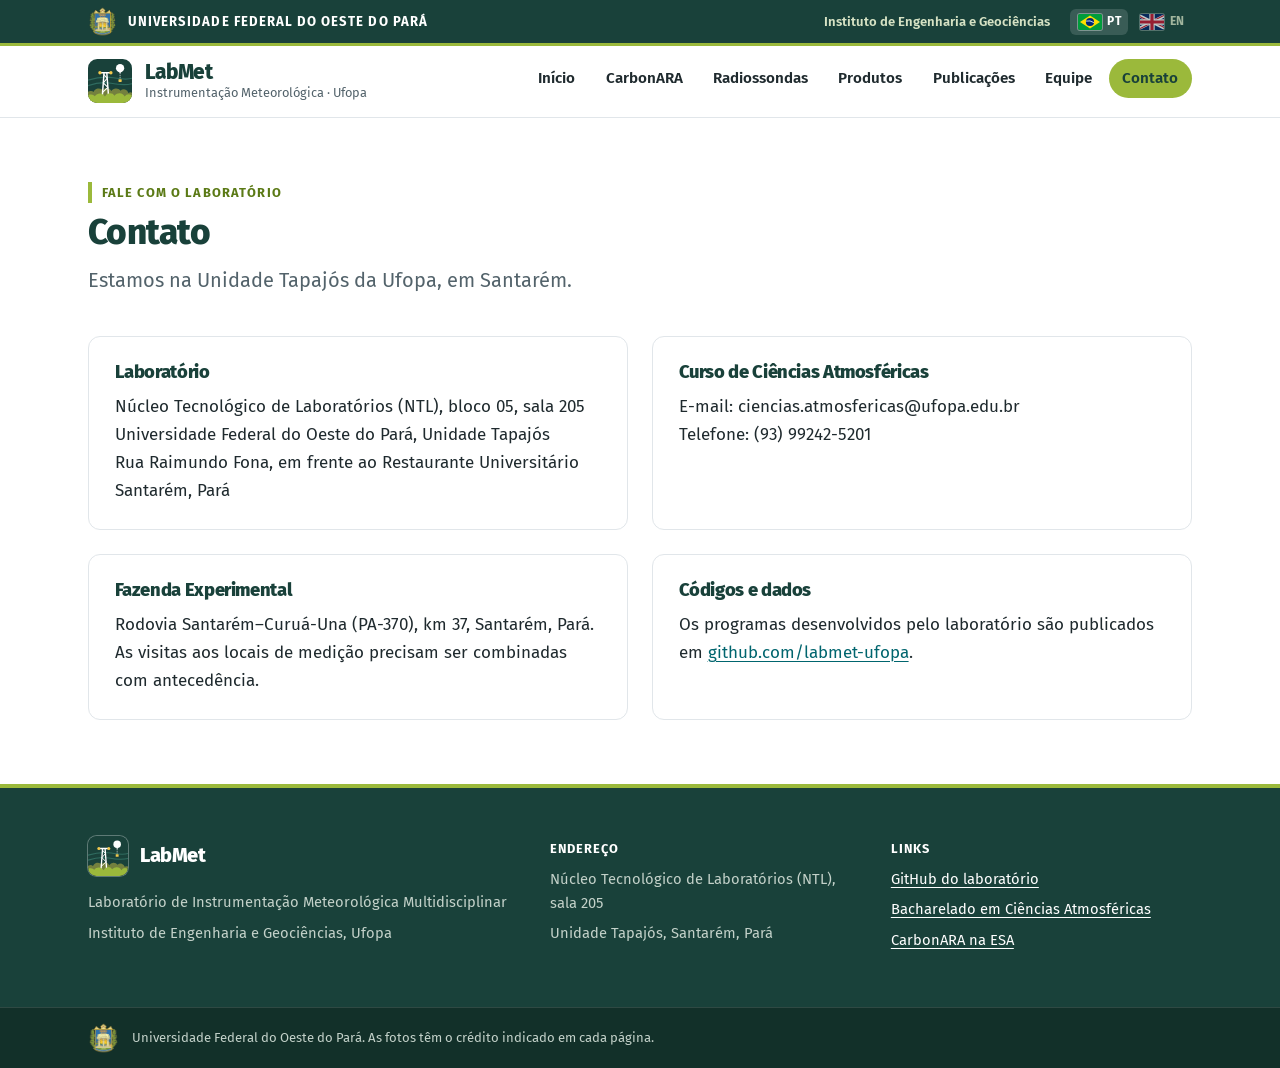
<file: contato.html>
<!doctype html>
<html lang="pt-BR">
<head>
  <meta charset="utf-8">
  <meta name="viewport" content="width=device-width, initial-scale=1">
  <title>Contato | LabMet UFOPA</title>
  <meta name="description" content="Endereço e contato do Laboratório de Instrumentação Meteorológica Multidisciplinar da Ufopa, em Santarém.">
  <meta property="og:title" content="Contato | LabMet UFOPA">
  <meta property="og:description" content="Endereço e contato do Laboratório de Instrumentação Meteorológica Multidisciplinar da Ufopa, em Santarém.">
  <meta property="og:type" content="website">
  <meta property="og:url" content="https://labmet-ufopa.github.io/contato.html">
  <meta property="og:image" content="https://labmet-ufopa.github.io/assets/img/fotos/twin-otter-hangar.jpg">
  <meta property="og:locale" content="pt_BR">
  <link rel="alternate" hreflang="pt-BR" href="https://labmet-ufopa.github.io/contato.html">
  <link rel="alternate" hreflang="en" href="https://labmet-ufopa.github.io/en/contato.html">
  <link rel="alternate" hreflang="x-default" href="https://labmet-ufopa.github.io/contato.html">
  <link rel="icon" href="assets/img/logo.svg" type="image/svg+xml">
  <link rel="preconnect" href="https://fonts.googleapis.com">
  <link rel="preconnect" href="https://fonts.gstatic.com" crossorigin>
  <link rel="stylesheet" href="https://fonts.googleapis.com/css2?family=Fira+Sans:wght@400;600;700;800;900&display=swap">
  <link rel="stylesheet" href="assets/css/style.css?v=20260929c">
</head>
<body>
  <a class="pular" href="#conteudo">Ir para o conteúdo</a>

  <div class="barra-ufopa">
    <div class="container">
      <a class="ufopa-marca" href="https://www.ufopa.edu.br/"><img src="assets/img/ufopa-brasao.png" alt="Brasão da Ufopa" width="30" height="30"><span>Universidade Federal do Oeste do Pará</span></a>
      <div class="barra-direita">
        <a class="ufopa-instituto" href="https://ieg.ufopa.edu.br/">Instituto de Engenharia e Geociências</a>
        <nav class="idiomas" aria-label="Idioma">
          <a href="contato.html" hreflang="pt-BR" lang="pt-BR" aria-current="true" title="Português (Brasil)"><img src="assets/img/bandeira-br.svg" alt="" width="24" height="16"><span>PT</span></a>
          <a href="en/contato.html" hreflang="en" lang="en" title="English"><img src="assets/img/bandeira-uk.svg" alt="" width="24" height="16"><span>EN</span></a>
        </nav>
      </div>
    </div>
  </div>

  <header class="cabecalho">
    <div class="container">
      <a class="marca" href="index.html">
        <img src="assets/img/logo.svg" alt="" width="44" height="44">
        <span>
          <span class="marca-nome">LabMet</span>
          <span class="marca-desc">Instrumentação Meteorológica · Ufopa</span>
        </span>
      </a>
      <button class="menu-botao" type="button" aria-expanded="false" aria-controls="menu-principal" hidden><span class="menu-icone" aria-hidden="true"></span>Menu</button>
      <nav class="menu" id="menu-principal" aria-label="Principal">
        <ul>
          <li><a href="index.html">Início</a></li>
          <li><a href="carbonara.html">CarbonARA</a></li>
          <li><a href="radiossondas.html">Radiossondas</a></li>
          <li><a href="produtos.html">Produtos</a></li>
          <li><a href="publicacoes.html">Publicações</a></li>
          <li><a href="equipe.html">Equipe</a></li>
          <li><a href="contato.html" aria-current="page">Contato</a></li>
        </ul>
      </nav>
    </div>
  </header>

  <main id="conteudo">
    <section class="secao">
      <div class="container">
        <p class="sobretitulo">Fale com o laboratório</p>
        <h1>Contato</h1>
        <p class="abertura" style="margin-bottom:2.5rem">Estamos na Unidade Tapajós da Ufopa, em Santarém.</p>
        <div class="cartoes-contato">
          <section>
            <h2>Laboratório</h2>
            <p>Núcleo Tecnológico de Laboratórios (NTL), bloco 05, sala 205<br>
            Universidade Federal do Oeste do Pará, Unidade Tapajós<br>
            Rua Raimundo Fona, em frente ao Restaurante Universitário<br>
            Santarém, Pará</p>
          </section>
          <section>
            <h2>Curso de Ciências Atmosféricas</h2>
            <p>E-mail: ciencias.atmosfericas@ufopa.edu.br<br>
            Telefone: (93) 99242-5201</p>
          </section>
          <section>
            <h2>Fazenda Experimental</h2>
            <p>Rodovia Santarém–Curuá-Una (PA-370), km 37, Santarém, Pará. As visitas aos locais de medição precisam ser combinadas com antecedência.</p>
          </section>
          <section>
            <h2>Códigos e dados</h2>
            <p>Os programas desenvolvidos pelo laboratório são publicados em <a href="https://github.com/labmet-ufopa">github.com/labmet-ufopa</a>.</p>
          </section>
        </div>
      </div>
    </section>
  </main>

  <footer class="rodape">
    <div class="container">
      <div>
        <div class="marca-rodape"><img src="assets/img/logo.svg" alt="" width="40" height="40"><span>LabMet</span></div>
        <p>Laboratório de Instrumentação Meteorológica Multidisciplinar</p>
        <p>Instituto de Engenharia e Geociências, Ufopa</p>
      </div>
      <div>
        <p><strong>Endereço</strong></p>
        <p>Núcleo Tecnológico de Laboratórios (NTL), sala 205</p>
        <p>Unidade Tapajós, Santarém, Pará</p>
      </div>
      <div>
        <p><strong>Links</strong></p>
        <p><a href="https://github.com/labmet-ufopa">GitHub do laboratório</a></p>
        <p><a href="https://ieg.ufopa.edu.br/ieg/graduacao/bacharelado-em-ciencias-atmosfericas/">Bacharelado em Ciências Atmosféricas</a></p>
        <p><a href="https://climate.esa.int/en/supporting-the-paris-agreement/CarbonARA/">CarbonARA na ESA</a></p>
      </div>
    </div>
    <div class="rodape-fim">
      <div class="container"><img src="assets/img/ufopa-brasao.png" alt="" width="32" height="32"><span>Universidade Federal do Oeste do Pará. As fotos têm o crédito indicado em cada página.</span></div>
    </div>
  </footer>
  <script src="assets/js/menu.js?v=20260929c"></script>
</body>
</html>
</file>
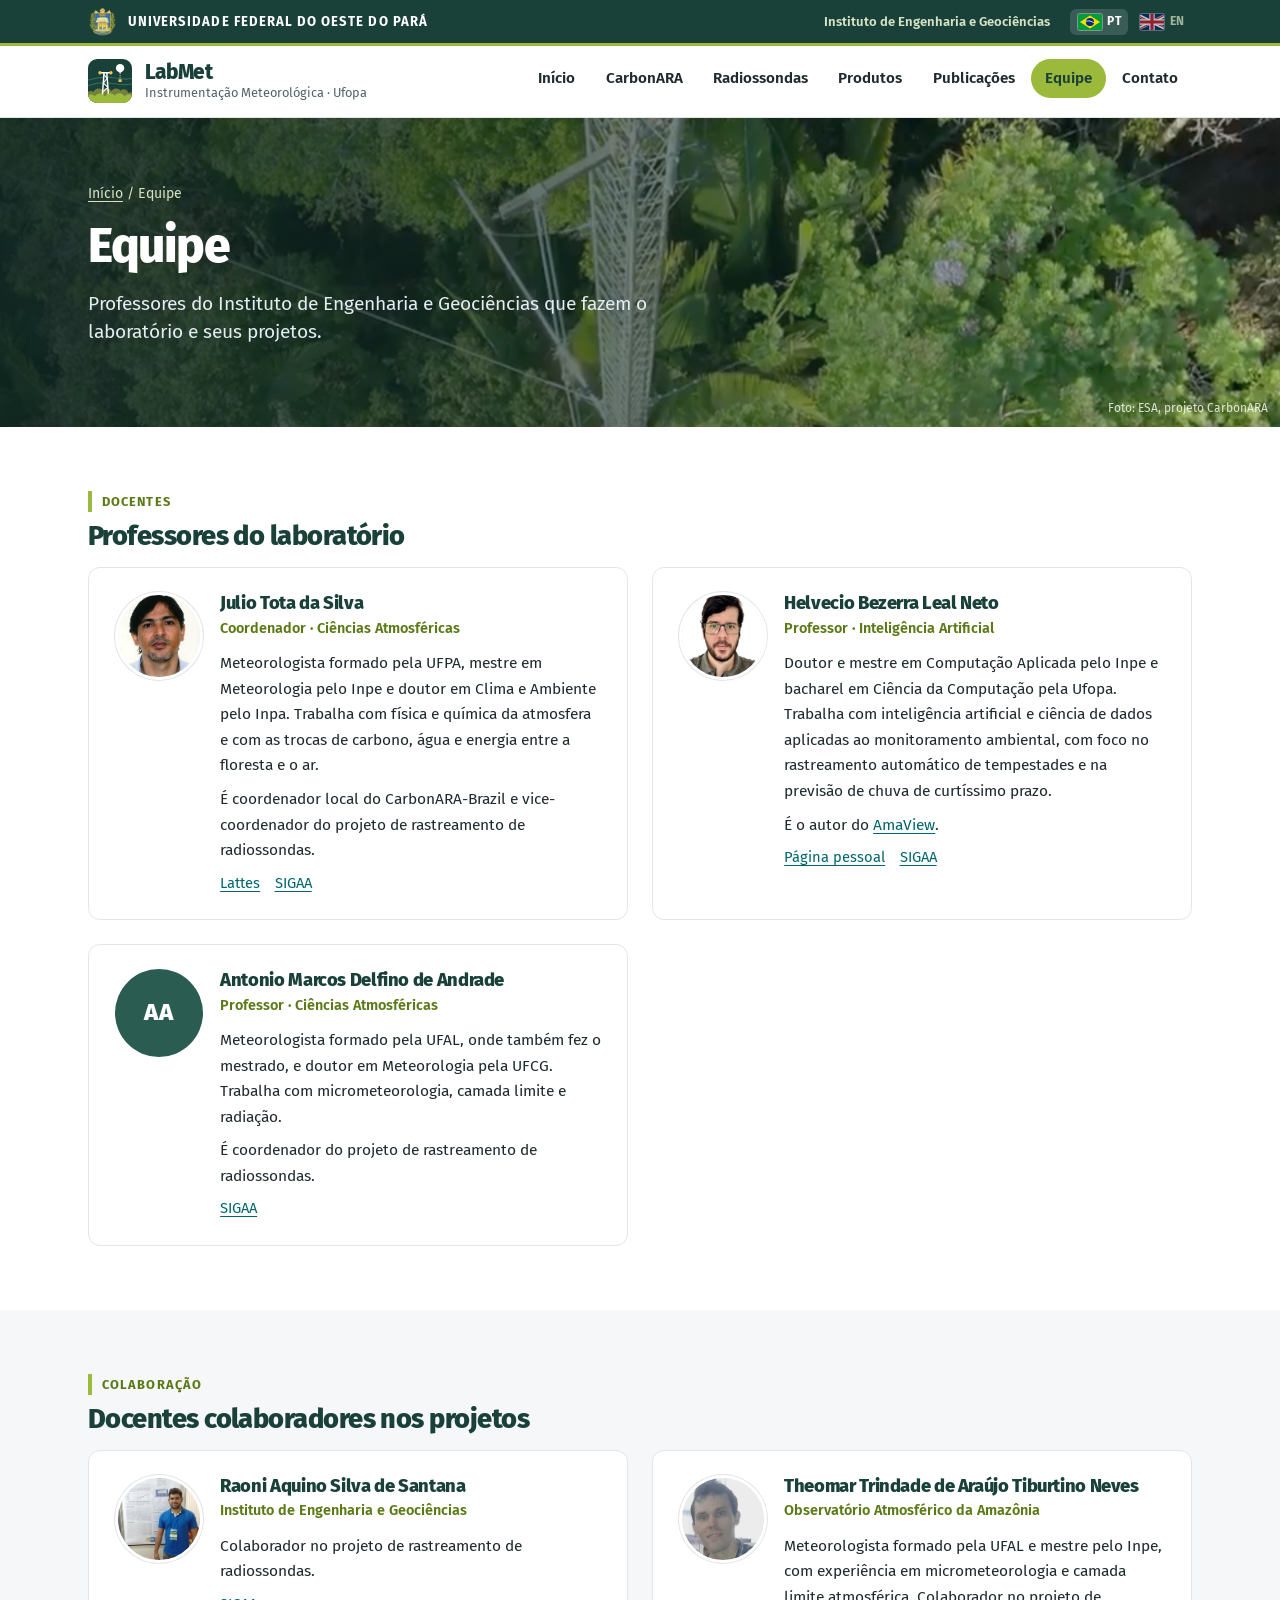
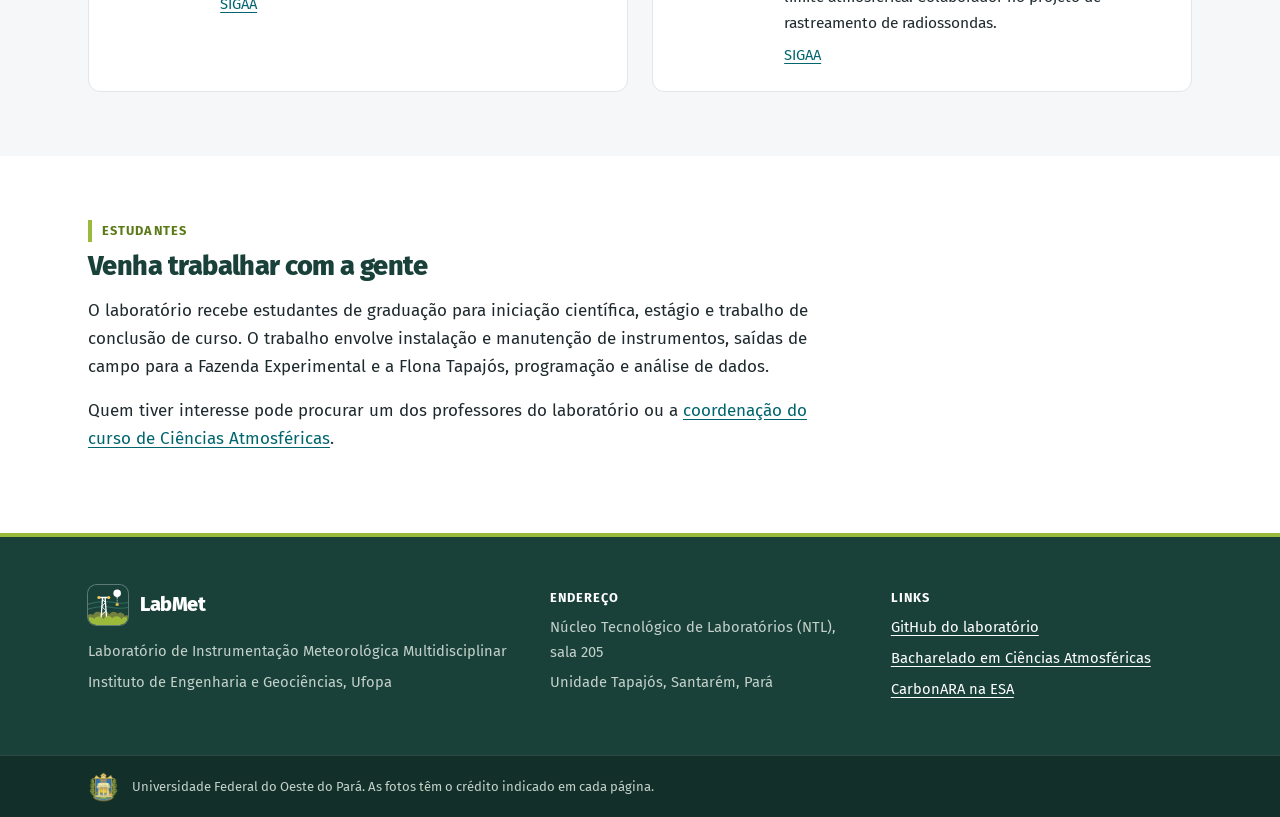
<file: equipe.html>
<!doctype html>
<html lang="pt-BR">
<head>
  <meta charset="utf-8">
  <meta name="viewport" content="width=device-width, initial-scale=1">
  <title>Equipe | LabMet UFOPA</title>
  <meta name="description" content="Coordenação e docentes do Laboratório de Instrumentação Meteorológica Multidisciplinar da Ufopa.">
  <meta property="og:title" content="Equipe | LabMet UFOPA">
  <meta property="og:description" content="Coordenação e docentes do Laboratório de Instrumentação Meteorológica Multidisciplinar da Ufopa.">
  <meta property="og:type" content="website">
  <meta property="og:url" content="https://labmet-ufopa.github.io/equipe.html">
  <meta property="og:image" content="https://labmet-ufopa.github.io/assets/img/fotos/twin-otter-hangar.jpg">
  <meta property="og:locale" content="pt_BR">
  <link rel="alternate" hreflang="pt-BR" href="https://labmet-ufopa.github.io/equipe.html">
  <link rel="alternate" hreflang="en" href="https://labmet-ufopa.github.io/en/equipe.html">
  <link rel="alternate" hreflang="x-default" href="https://labmet-ufopa.github.io/equipe.html">
  <link rel="icon" href="assets/img/logo.svg" type="image/svg+xml">
  <link rel="preconnect" href="https://fonts.googleapis.com">
  <link rel="preconnect" href="https://fonts.gstatic.com" crossorigin>
  <link rel="stylesheet" href="https://fonts.googleapis.com/css2?family=Fira+Sans:wght@400;600;700;800;900&display=swap">
  <link rel="stylesheet" href="assets/css/style.css?v=20260929c">
</head>
<body>
  <a class="pular" href="#conteudo">Ir para o conteúdo</a>

  <div class="barra-ufopa">
    <div class="container">
      <a class="ufopa-marca" href="https://www.ufopa.edu.br/"><img src="assets/img/ufopa-brasao.png" alt="Brasão da Ufopa" width="30" height="30"><span>Universidade Federal do Oeste do Pará</span></a>
      <div class="barra-direita">
        <a class="ufopa-instituto" href="https://ieg.ufopa.edu.br/">Instituto de Engenharia e Geociências</a>
        <nav class="idiomas" aria-label="Idioma">
          <a href="equipe.html" hreflang="pt-BR" lang="pt-BR" aria-current="true" title="Português (Brasil)"><img src="assets/img/bandeira-br.svg" alt="" width="24" height="16"><span>PT</span></a>
          <a href="en/equipe.html" hreflang="en" lang="en" title="English"><img src="assets/img/bandeira-uk.svg" alt="" width="24" height="16"><span>EN</span></a>
        </nav>
      </div>
    </div>
  </div>

  <header class="cabecalho">
    <div class="container">
      <a class="marca" href="index.html">
        <img src="assets/img/logo.svg" alt="" width="44" height="44">
        <span>
          <span class="marca-nome">LabMet</span>
          <span class="marca-desc">Instrumentação Meteorológica · Ufopa</span>
        </span>
      </a>
      <button class="menu-botao" type="button" aria-expanded="false" aria-controls="menu-principal" hidden><span class="menu-icone" aria-hidden="true"></span>Menu</button>
      <nav class="menu" id="menu-principal" aria-label="Principal">
        <ul>
          <li><a href="index.html">Início</a></li>
          <li><a href="carbonara.html">CarbonARA</a></li>
          <li><a href="radiossondas.html">Radiossondas</a></li>
          <li><a href="produtos.html">Produtos</a></li>
          <li><a href="publicacoes.html">Publicações</a></li>
          <li><a href="equipe.html" aria-current="page">Equipe</a></li>
          <li><a href="contato.html">Contato</a></li>
        </ul>
      </nav>
    </div>
  </header>

  <main id="conteudo">
    <section class="hero hero-interno">
      <img src="assets/img/fotos/esa-torre-instrumentos.jpg" alt="Torre metálica com instrumentos vista de cima, cercada pelas copas das árvores">
      <div class="container">
        <p class="migalha"><a href="index.html">Início</a> / Equipe</p>
        <h1>Equipe</h1>
        <p class="hero-texto">Professores do Instituto de Engenharia e Geociências que fazem o laboratório e seus projetos.</p>
      </div>
      <p class="credito">Foto: ESA, projeto CarbonARA</p>
    </section>

    <section class="secao">
      <div class="container">
        <p class="sobretitulo">Docentes</p>
        <h2>Professores do laboratório</h2>
        <ul class="pessoas">
          <li>
            <img class="foto" src="assets/img/equipe/julio-tota.jpg" alt="Retrato de Julio Tota da Silva" width="88" height="88">
            <div>
              <h3>Julio Tota da Silva</h3>
              <p class="funcao">Coordenador · Ciências Atmosféricas</p>
              <p>Meteorologista formado pela UFPA, mestre em Meteorologia pelo Inpe e doutor em Clima e Ambiente pelo Inpa. Trabalha com física e química da atmosfera e com as trocas de carbono, água e energia entre a floresta e o ar.</p>
              <p>É coordenador local do CarbonARA-Brazil e vice-coordenador do projeto de rastreamento de radiossondas.</p>
              <p class="links"><a href="http://lattes.cnpq.br/3850475880747662">Lattes</a><a href="https://sigaa.ufopa.edu.br/sigaa/public/docente/portal.jsf?siape=2034627">SIGAA</a></p>
            </div>
          </li>
          <li>
            <img class="foto" src="assets/img/equipe/helvecio-neto.jpg" alt="Retrato de Helvecio Bezerra Leal Neto" width="88" height="88">
            <div>
              <h3>Helvecio Bezerra Leal Neto</h3>
              <p class="funcao">Professor · Inteligência Artificial</p>
              <p>Doutor e mestre em Computação Aplicada pelo Inpe e bacharel em Ciência da Computação pela Ufopa. Trabalha com inteligência artificial e ciência de dados aplicadas ao monitoramento ambiental, com foco no rastreamento automático de tempestades e na previsão de chuva de curtíssimo prazo.</p>
              <p>É o autor do <a href="produtos.html">AmaView</a>.</p>
              <p class="links"><a href="https://helvecioneto.github.io/">Página pessoal</a><a href="https://sigaa.ufopa.edu.br/sigaa/public/docente/portal.jsf?siape=1335863">SIGAA</a></p>
            </div>
          </li>
          <li>
            <div class="iniciais" aria-hidden="true">AA</div>
            <div>
              <h3>Antonio Marcos Delfino de Andrade</h3>
              <p class="funcao">Professor · Ciências Atmosféricas</p>
              <p>Meteorologista formado pela UFAL, onde também fez o mestrado, e doutor em Meteorologia pela UFCG. Trabalha com micrometeorologia, camada limite e radiação.</p>
              <p>É coordenador do projeto de rastreamento de radiossondas.</p>
              <p class="links"><a href="https://sigaa.ufopa.edu.br/sigaa/public/docente/portal.jsf?siape=1392029">SIGAA</a></p>
            </div>
          </li>
        </ul>
      </div>
    </section>

    <section class="secao secao-suave">
      <div class="container">
        <p class="sobretitulo">Colaboração</p>
        <h2>Docentes colaboradores nos projetos</h2>
        <ul class="pessoas">
          <li>
            <img class="foto" src="assets/img/equipe/raoni-santana.jpg" alt="Retrato de Raoni Aquino Silva de Santana" width="88" height="88">
            <div>
              <h3>Raoni Aquino Silva de Santana</h3>
              <p class="funcao">Instituto de Engenharia e Geociências</p>
              <p>Colaborador no projeto de rastreamento de radiossondas.</p>
              <p class="links"><a href="https://sigaa.ufopa.edu.br/sigaa/public/docente/portal.jsf?siape=2195729">SIGAA</a></p>
            </div>
          </li>
          <li>
            <img class="foto" src="assets/img/equipe/theomar-neves.jpg" alt="Retrato de Theomar Trindade de Araújo Tiburtino Neves" width="88" height="88">
            <div>
              <h3>Theomar Trindade de Araújo Tiburtino Neves</h3>
              <p class="funcao">Observatório Atmosférico da Amazônia</p>
              <p>Meteorologista formado pela UFAL e mestre pelo Inpe, com experiência em micrometeorologia e camada limite atmosférica. Colaborador no projeto de rastreamento de radiossondas.</p>
              <p class="links"><a href="https://sigaa.ufopa.edu.br/sigaa/public/docente/portal.jsf?siape=2375444">SIGAA</a></p>
            </div>
          </li>
        </ul>
      </div>
    </section>

    <section class="secao">
      <div class="container">
        <div class="texto">
          <p class="sobretitulo">Estudantes</p>
          <h2>Venha trabalhar com a gente</h2>
          <p>O laboratório recebe estudantes de graduação para iniciação científica, estágio e trabalho de conclusão de curso. O trabalho envolve instalação e manutenção de instrumentos, saídas de campo para a Fazenda Experimental e a Flona Tapajós, programação e análise de dados.</p>
          <p>Quem tiver interesse pode procurar um dos professores do laboratório ou a <a href="contato.html">coordenação do curso de Ciências Atmosféricas</a>.</p>
        </div>
      </div>
    </section>
  </main>

  <footer class="rodape">
    <div class="container">
      <div>
        <div class="marca-rodape"><img src="assets/img/logo.svg" alt="" width="40" height="40"><span>LabMet</span></div>
        <p>Laboratório de Instrumentação Meteorológica Multidisciplinar</p>
        <p>Instituto de Engenharia e Geociências, Ufopa</p>
      </div>
      <div>
        <p><strong>Endereço</strong></p>
        <p>Núcleo Tecnológico de Laboratórios (NTL), sala 205</p>
        <p>Unidade Tapajós, Santarém, Pará</p>
      </div>
      <div>
        <p><strong>Links</strong></p>
        <p><a href="https://github.com/labmet-ufopa">GitHub do laboratório</a></p>
        <p><a href="https://ieg.ufopa.edu.br/ieg/graduacao/bacharelado-em-ciencias-atmosfericas/">Bacharelado em Ciências Atmosféricas</a></p>
        <p><a href="https://climate.esa.int/en/supporting-the-paris-agreement/CarbonARA/">CarbonARA na ESA</a></p>
      </div>
    </div>
    <div class="rodape-fim">
      <div class="container"><img src="assets/img/ufopa-brasao.png" alt="" width="32" height="32"><span>Universidade Federal do Oeste do Pará. As fotos têm o crédito indicado em cada página.</span></div>
    </div>
  </footer>
  <script src="assets/js/menu.js?v=20260929c"></script>
</body>
</html>
</file>
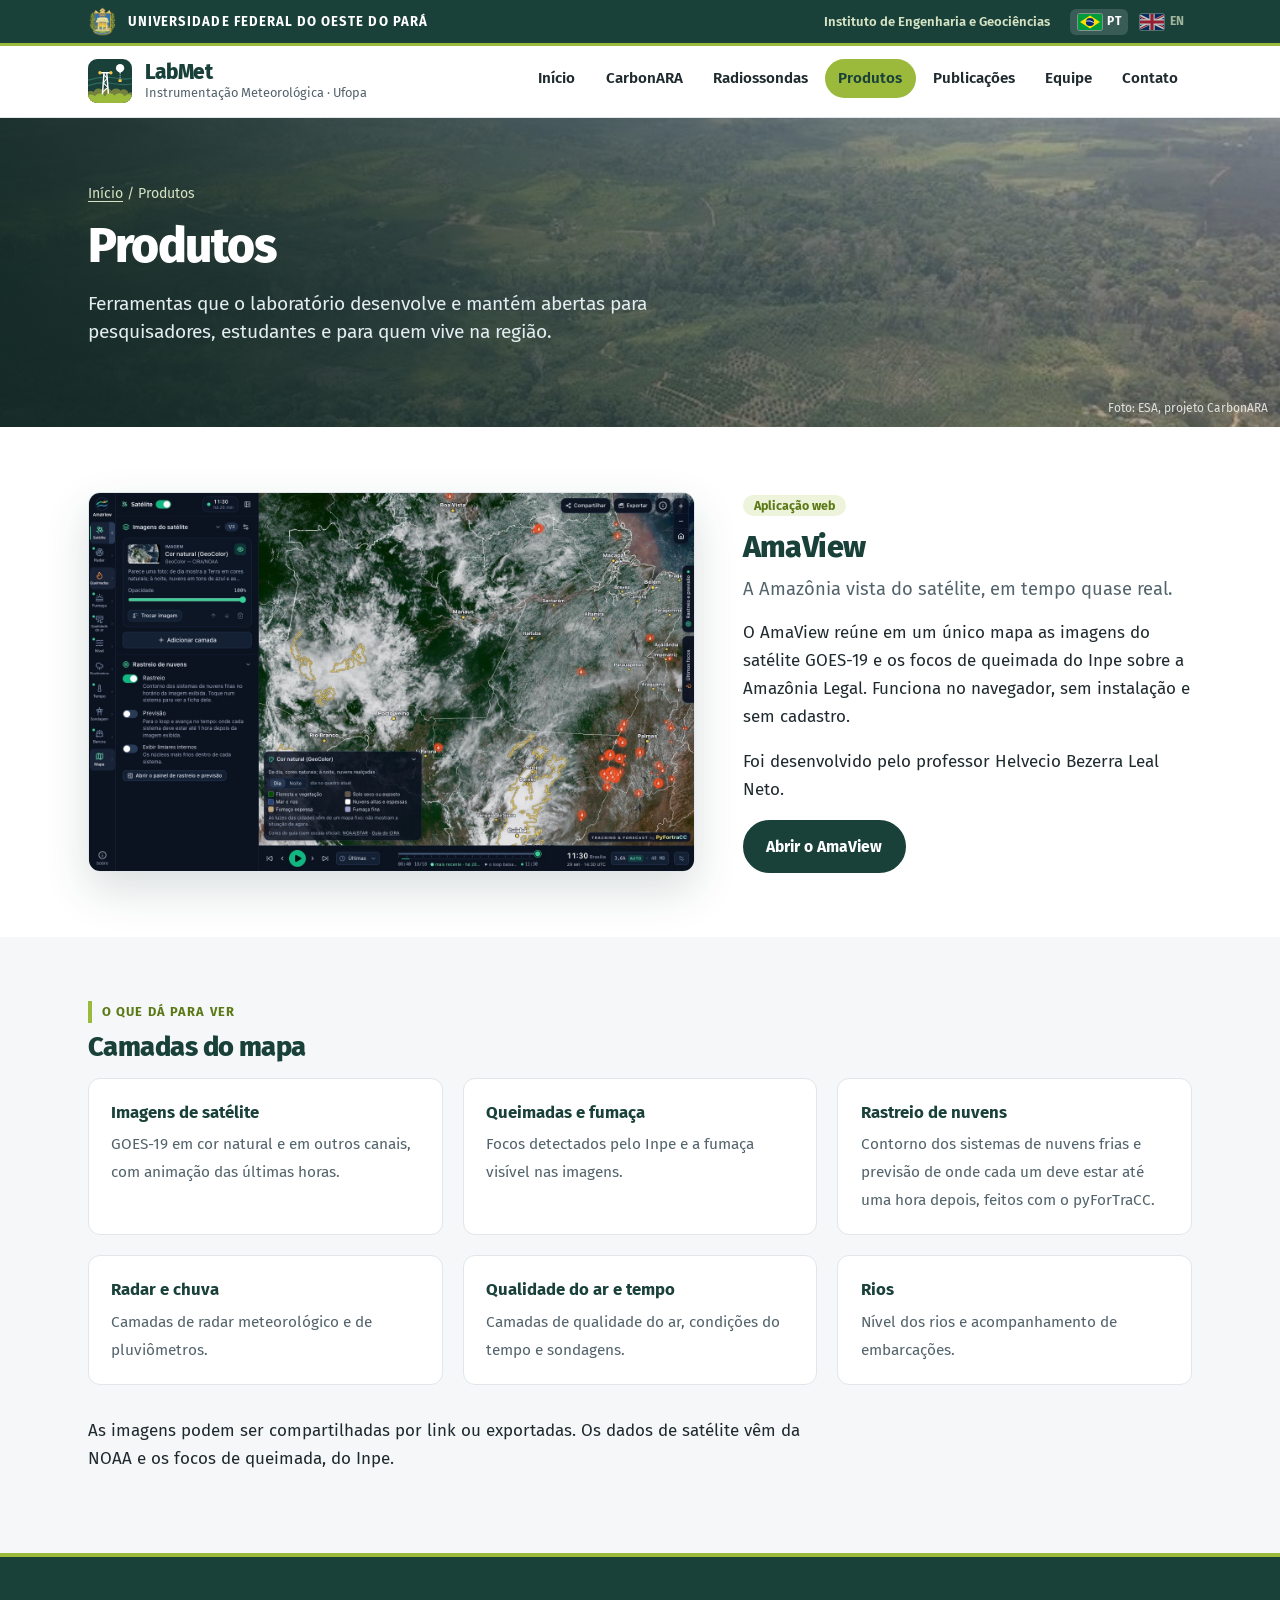
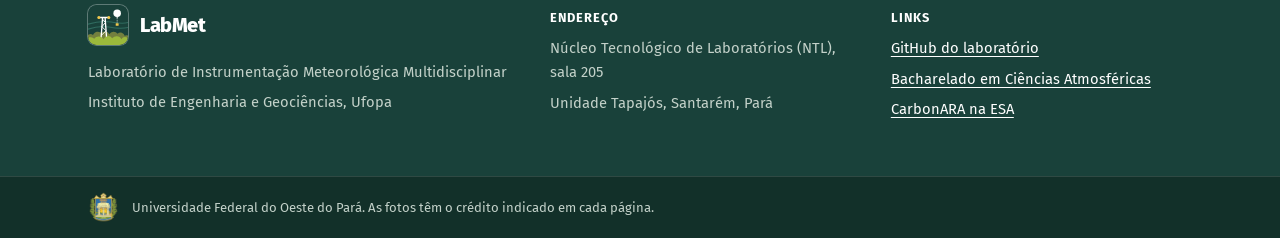
<file: produtos.html>
<!doctype html>
<html lang="pt-BR">
<head>
  <meta charset="utf-8">
  <meta name="viewport" content="width=device-width, initial-scale=1">
  <title>Produtos | LabMet UFOPA</title>
  <meta name="description" content="Ferramentas e sistemas desenvolvidos no Laboratório de Instrumentação Meteorológica Multidisciplinar da Ufopa.">
  <meta property="og:title" content="Produtos | LabMet UFOPA">
  <meta property="og:description" content="Ferramentas e sistemas desenvolvidos no Laboratório de Instrumentação Meteorológica Multidisciplinar da Ufopa.">
  <meta property="og:type" content="website">
  <meta property="og:url" content="https://labmet-ufopa.github.io/produtos.html">
  <meta property="og:image" content="https://labmet-ufopa.github.io/assets/img/fotos/twin-otter-hangar.jpg">
  <meta property="og:locale" content="pt_BR">
  <link rel="alternate" hreflang="pt-BR" href="https://labmet-ufopa.github.io/produtos.html">
  <link rel="alternate" hreflang="en" href="https://labmet-ufopa.github.io/en/produtos.html">
  <link rel="alternate" hreflang="x-default" href="https://labmet-ufopa.github.io/produtos.html">
  <link rel="icon" href="assets/img/logo.svg" type="image/svg+xml">
  <link rel="preconnect" href="https://fonts.googleapis.com">
  <link rel="preconnect" href="https://fonts.gstatic.com" crossorigin>
  <link rel="stylesheet" href="https://fonts.googleapis.com/css2?family=Fira+Sans:wght@400;600;700;800;900&display=swap">
  <link rel="stylesheet" href="assets/css/style.css?v=20260929c">
</head>
<body>
  <a class="pular" href="#conteudo">Ir para o conteúdo</a>

  <div class="barra-ufopa">
    <div class="container">
      <a class="ufopa-marca" href="https://www.ufopa.edu.br/"><img src="assets/img/ufopa-brasao.png" alt="Brasão da Ufopa" width="30" height="30"><span>Universidade Federal do Oeste do Pará</span></a>
      <div class="barra-direita">
        <a class="ufopa-instituto" href="https://ieg.ufopa.edu.br/">Instituto de Engenharia e Geociências</a>
        <nav class="idiomas" aria-label="Idioma">
          <a href="produtos.html" hreflang="pt-BR" lang="pt-BR" aria-current="true" title="Português (Brasil)"><img src="assets/img/bandeira-br.svg" alt="" width="24" height="16"><span>PT</span></a>
          <a href="en/produtos.html" hreflang="en" lang="en" title="English"><img src="assets/img/bandeira-uk.svg" alt="" width="24" height="16"><span>EN</span></a>
        </nav>
      </div>
    </div>
  </div>

  <header class="cabecalho">
    <div class="container">
      <a class="marca" href="index.html">
        <img src="assets/img/logo.svg" alt="" width="44" height="44">
        <span>
          <span class="marca-nome">LabMet</span>
          <span class="marca-desc">Instrumentação Meteorológica · Ufopa</span>
        </span>
      </a>
      <button class="menu-botao" type="button" aria-expanded="false" aria-controls="menu-principal" hidden><span class="menu-icone" aria-hidden="true"></span>Menu</button>
      <nav class="menu" id="menu-principal" aria-label="Principal">
        <ul>
          <li><a href="index.html">Início</a></li>
          <li><a href="carbonara.html">CarbonARA</a></li>
          <li><a href="radiossondas.html">Radiossondas</a></li>
          <li><a href="produtos.html" aria-current="page">Produtos</a></li>
          <li><a href="publicacoes.html">Publicações</a></li>
          <li><a href="equipe.html">Equipe</a></li>
          <li><a href="contato.html">Contato</a></li>
        </ul>
      </nav>
    </div>
  </header>

  <main id="conteudo">
    <section class="hero hero-interno">
      <img src="assets/img/fotos/esa-floresta-secundaria.jpg" alt="Paisagem de floresta e áreas abertas vista do alto, sob céu enevoado">
      <div class="container">
        <p class="migalha"><a href="index.html">Início</a> / Produtos</p>
        <h1>Produtos</h1>
        <p class="hero-texto">Ferramentas que o laboratório desenvolve e mantém abertas para pesquisadores, estudantes e para quem vive na região.</p>
      </div>
      <p class="credito">Foto: ESA, projeto CarbonARA</p>
    </section>

    <section class="secao">
      <div class="container produto">
        <a class="produto-imagem" href="https://helvecioneto.github.io/AmaView/"><img src="assets/img/produtos/amaview.jpg" alt="Tela do AmaView com imagem de satélite da Amazônia, focos de queimada e contornos de sistemas de nuvens" width="1440" height="900"></a>
        <div>
          <span class="etiqueta">Aplicação web</span>
          <h2>AmaView</h2>
          <p class="abertura" style="font-size:1.15rem">A Amazônia vista do satélite, em tempo quase real.</p>
          <p>O AmaView reúne em um único mapa as imagens do satélite GOES-19 e os focos de queimada do Inpe sobre a Amazônia Legal. Funciona no navegador, sem instalação e sem cadastro.</p>
          <p>Foi desenvolvido pelo professor Helvecio Bezerra Leal Neto.</p>
          <div class="botoes">
            <a class="botao botao-escuro" href="https://helvecioneto.github.io/AmaView/">Abrir o AmaView</a>
          </div>
        </div>
      </div>
    </section>

    <section class="secao secao-suave">
      <div class="container">
        <p class="sobretitulo">O que dá para ver</p>
        <h2>Camadas do mapa</h2>
        <ul class="recursos">
          <li><strong>Imagens de satélite</strong><span>GOES-19 em cor natural e em outros canais, com animação das últimas horas.</span></li>
          <li><strong>Queimadas e fumaça</strong><span>Focos detectados pelo Inpe e a fumaça visível nas imagens.</span></li>
          <li><strong>Rastreio de nuvens</strong><span>Contorno dos sistemas de nuvens frias e previsão de onde cada um deve estar até uma hora depois, feitos com o pyForTraCC.</span></li>
          <li><strong>Radar e chuva</strong><span>Camadas de radar meteorológico e de pluviômetros.</span></li>
          <li><strong>Qualidade do ar e tempo</strong><span>Camadas de qualidade do ar, condições do tempo e sondagens.</span></li>
          <li><strong>Rios</strong><span>Nível dos rios e acompanhamento de embarcações.</span></li>
        </ul>
        <p class="texto" style="margin-top:2rem">As imagens podem ser compartilhadas por link ou exportadas. Os dados de satélite vêm da NOAA e os focos de queimada, do Inpe.</p>
      </div>
    </section>
  </main>

  <footer class="rodape">
    <div class="container">
      <div>
        <div class="marca-rodape"><img src="assets/img/logo.svg" alt="" width="40" height="40"><span>LabMet</span></div>
        <p>Laboratório de Instrumentação Meteorológica Multidisciplinar</p>
        <p>Instituto de Engenharia e Geociências, Ufopa</p>
      </div>
      <div>
        <p><strong>Endereço</strong></p>
        <p>Núcleo Tecnológico de Laboratórios (NTL), sala 205</p>
        <p>Unidade Tapajós, Santarém, Pará</p>
      </div>
      <div>
        <p><strong>Links</strong></p>
        <p><a href="https://github.com/labmet-ufopa">GitHub do laboratório</a></p>
        <p><a href="https://ieg.ufopa.edu.br/ieg/graduacao/bacharelado-em-ciencias-atmosfericas/">Bacharelado em Ciências Atmosféricas</a></p>
        <p><a href="https://climate.esa.int/en/supporting-the-paris-agreement/CarbonARA/">CarbonARA na ESA</a></p>
      </div>
    </div>
    <div class="rodape-fim">
      <div class="container"><img src="assets/img/ufopa-brasao.png" alt="" width="32" height="32"><span>Universidade Federal do Oeste do Pará. As fotos têm o crédito indicado em cada página.</span></div>
    </div>
  </footer>
  <script src="assets/js/menu.js?v=20260929c"></script>
</body>
</html>
</file>
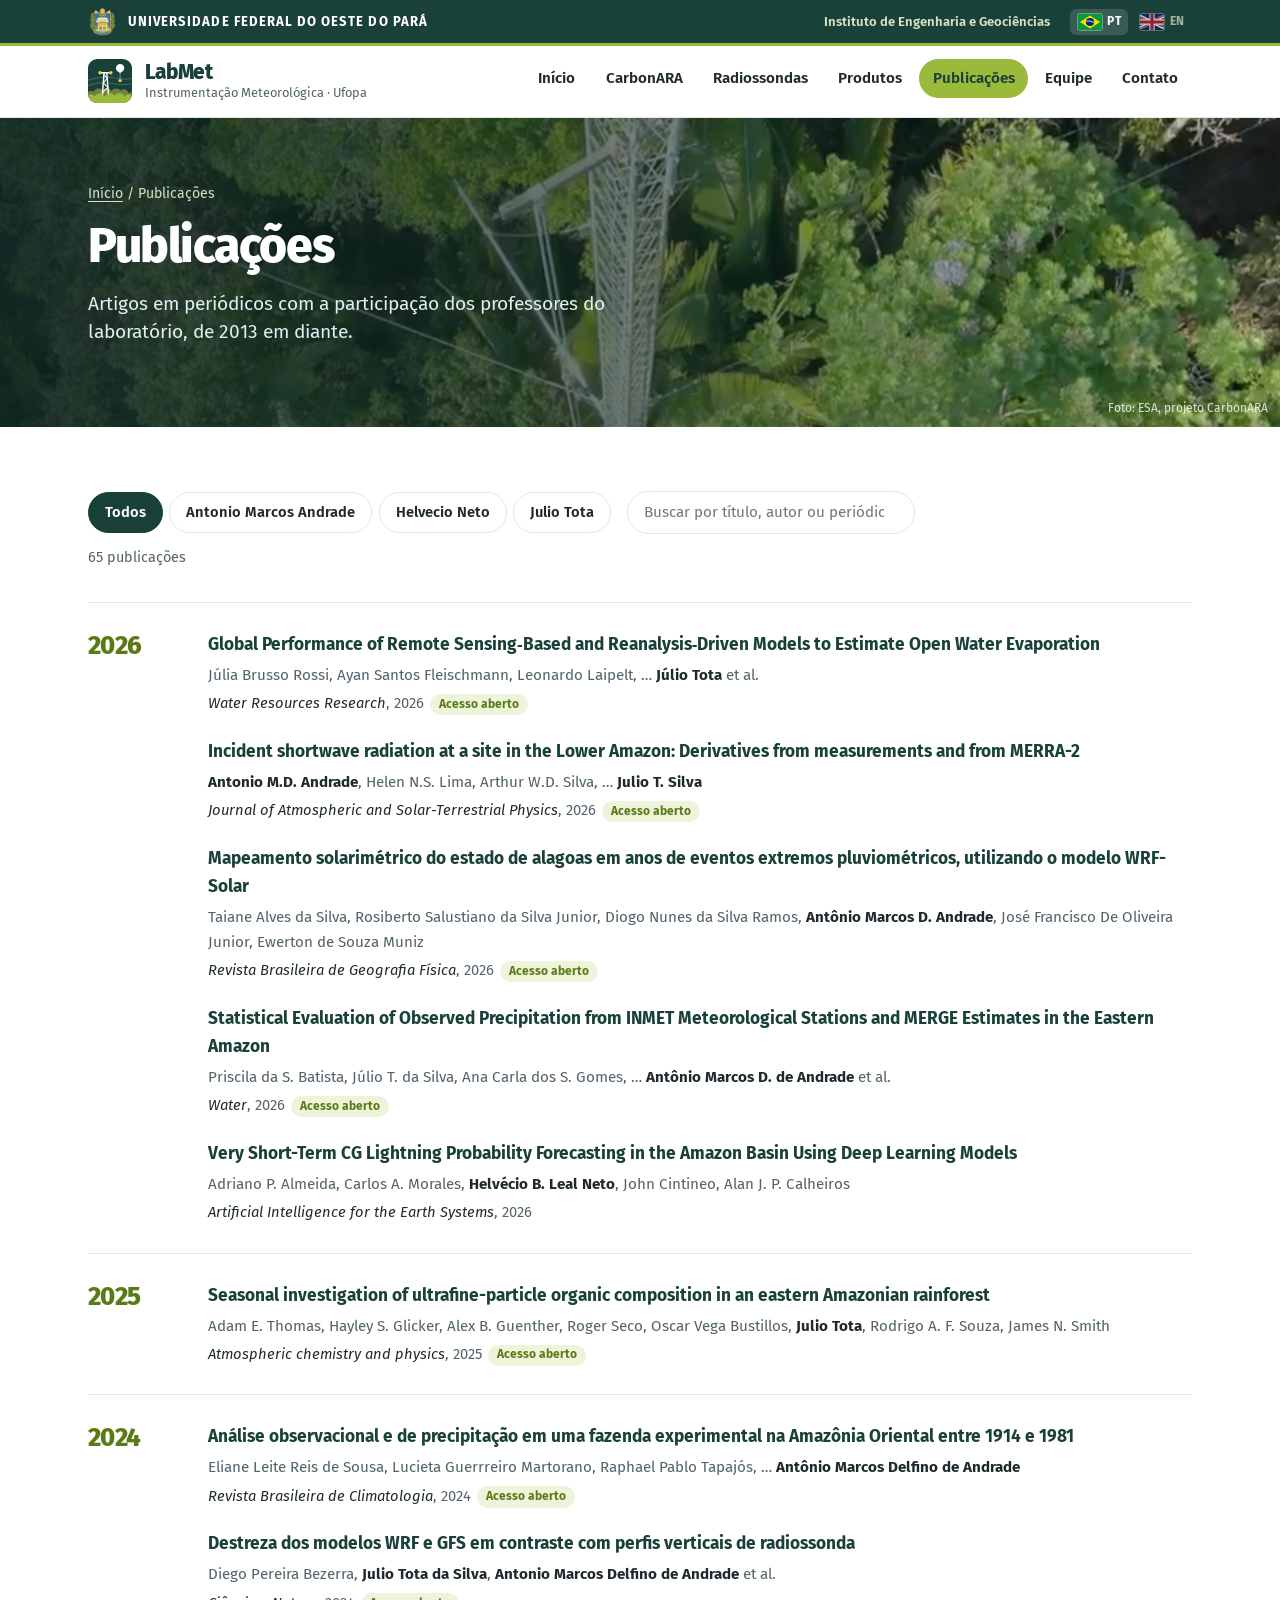
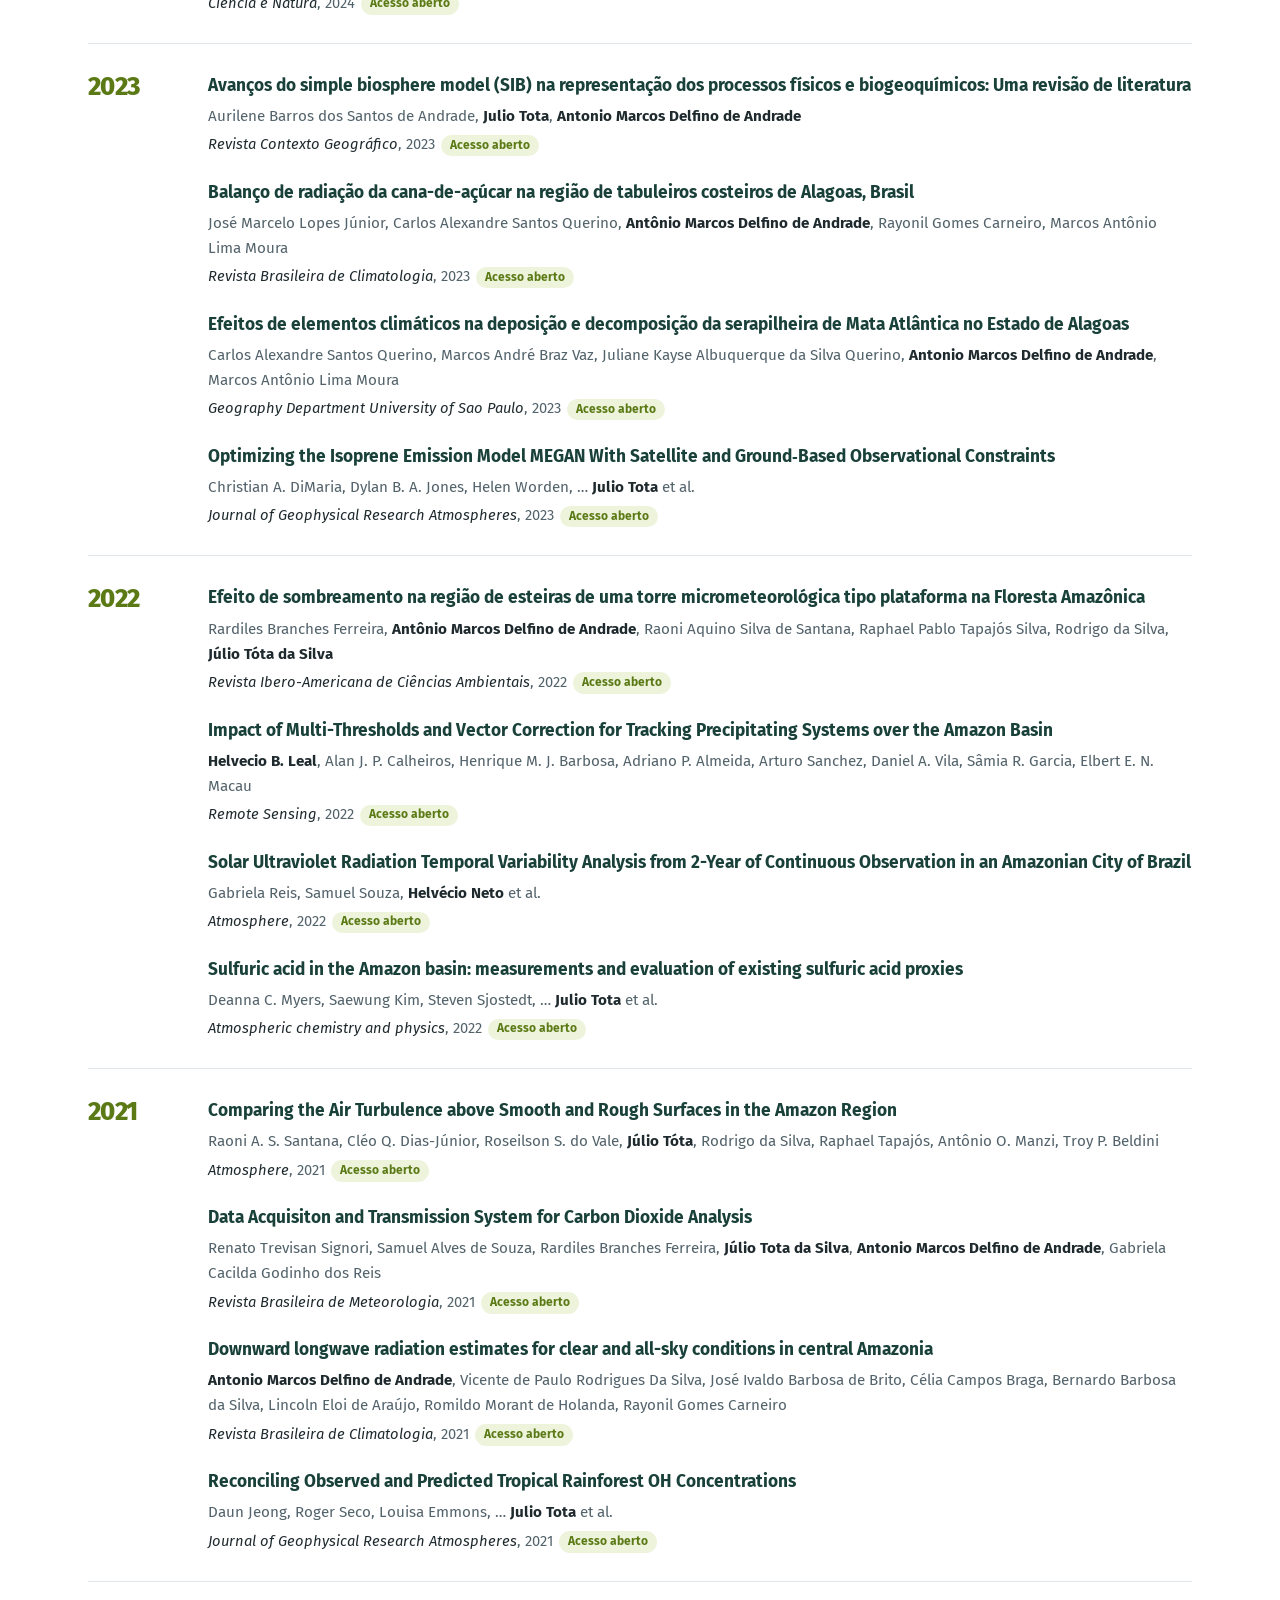
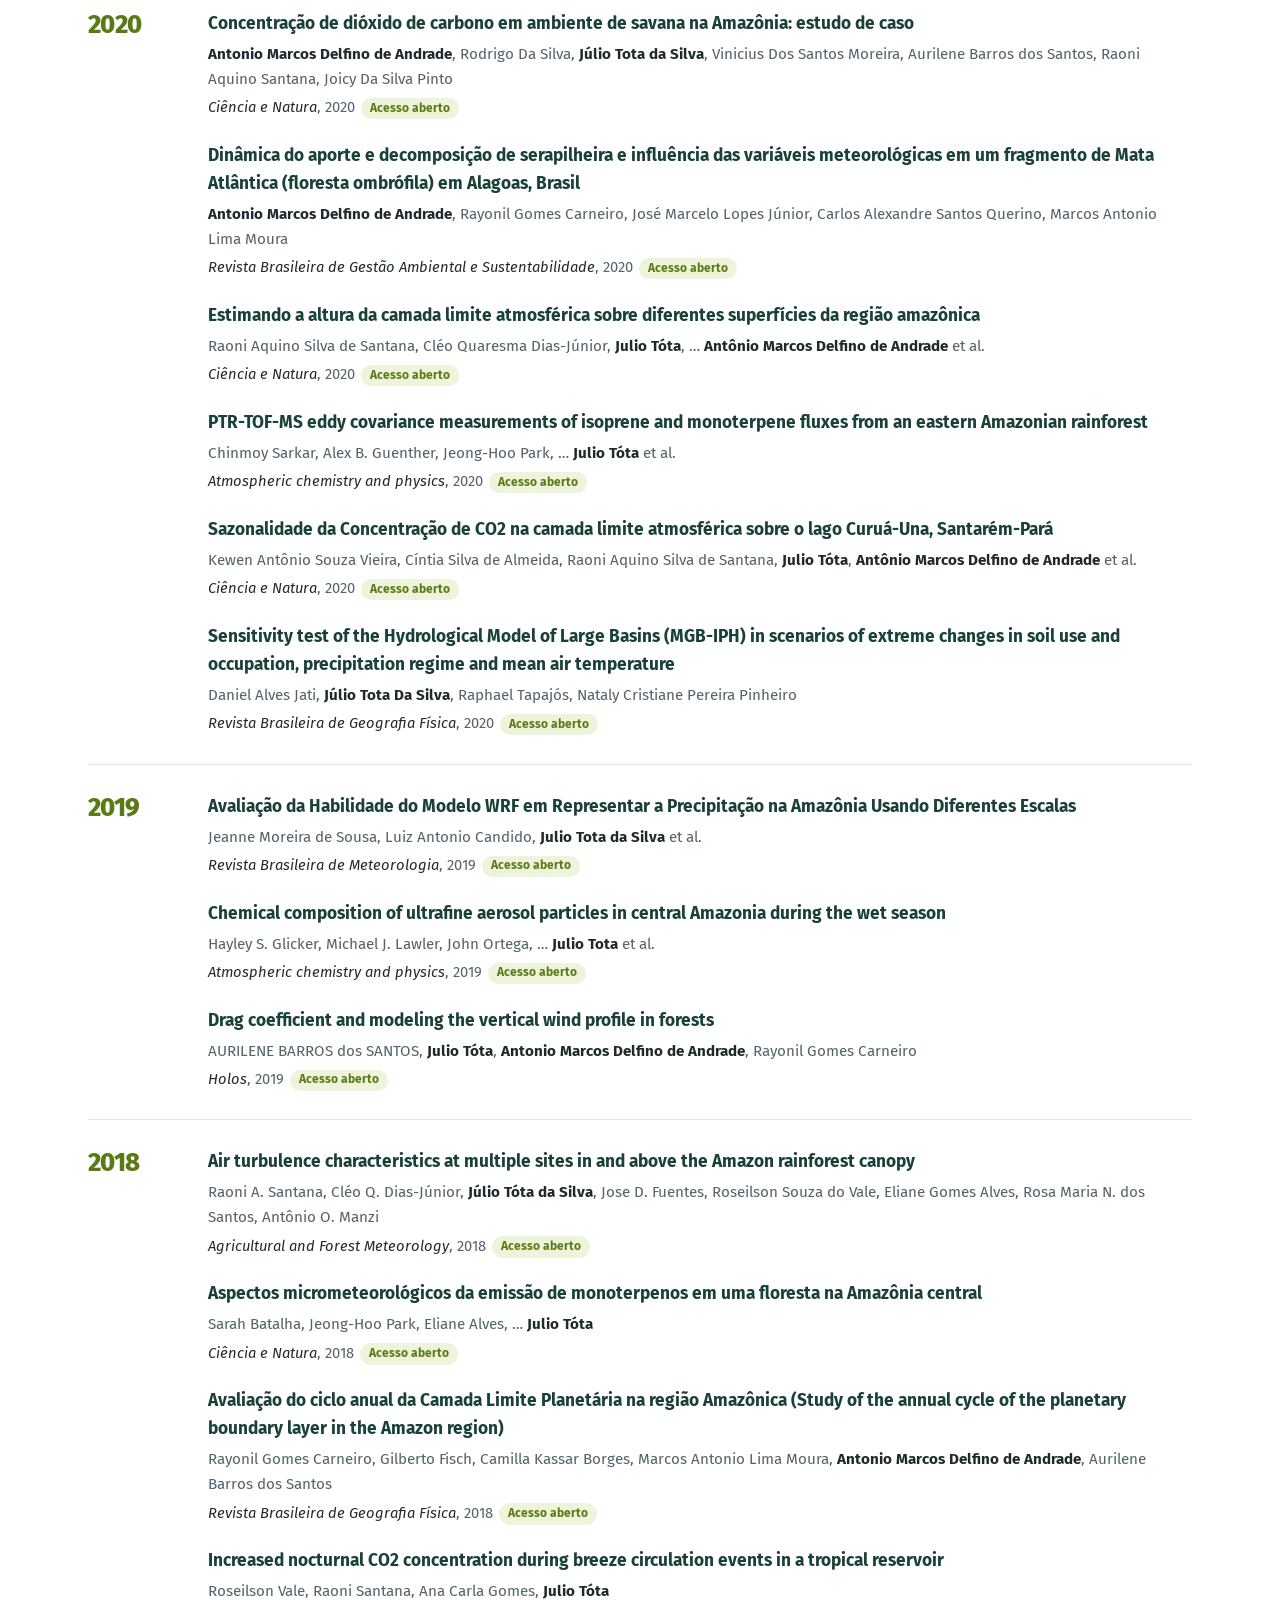
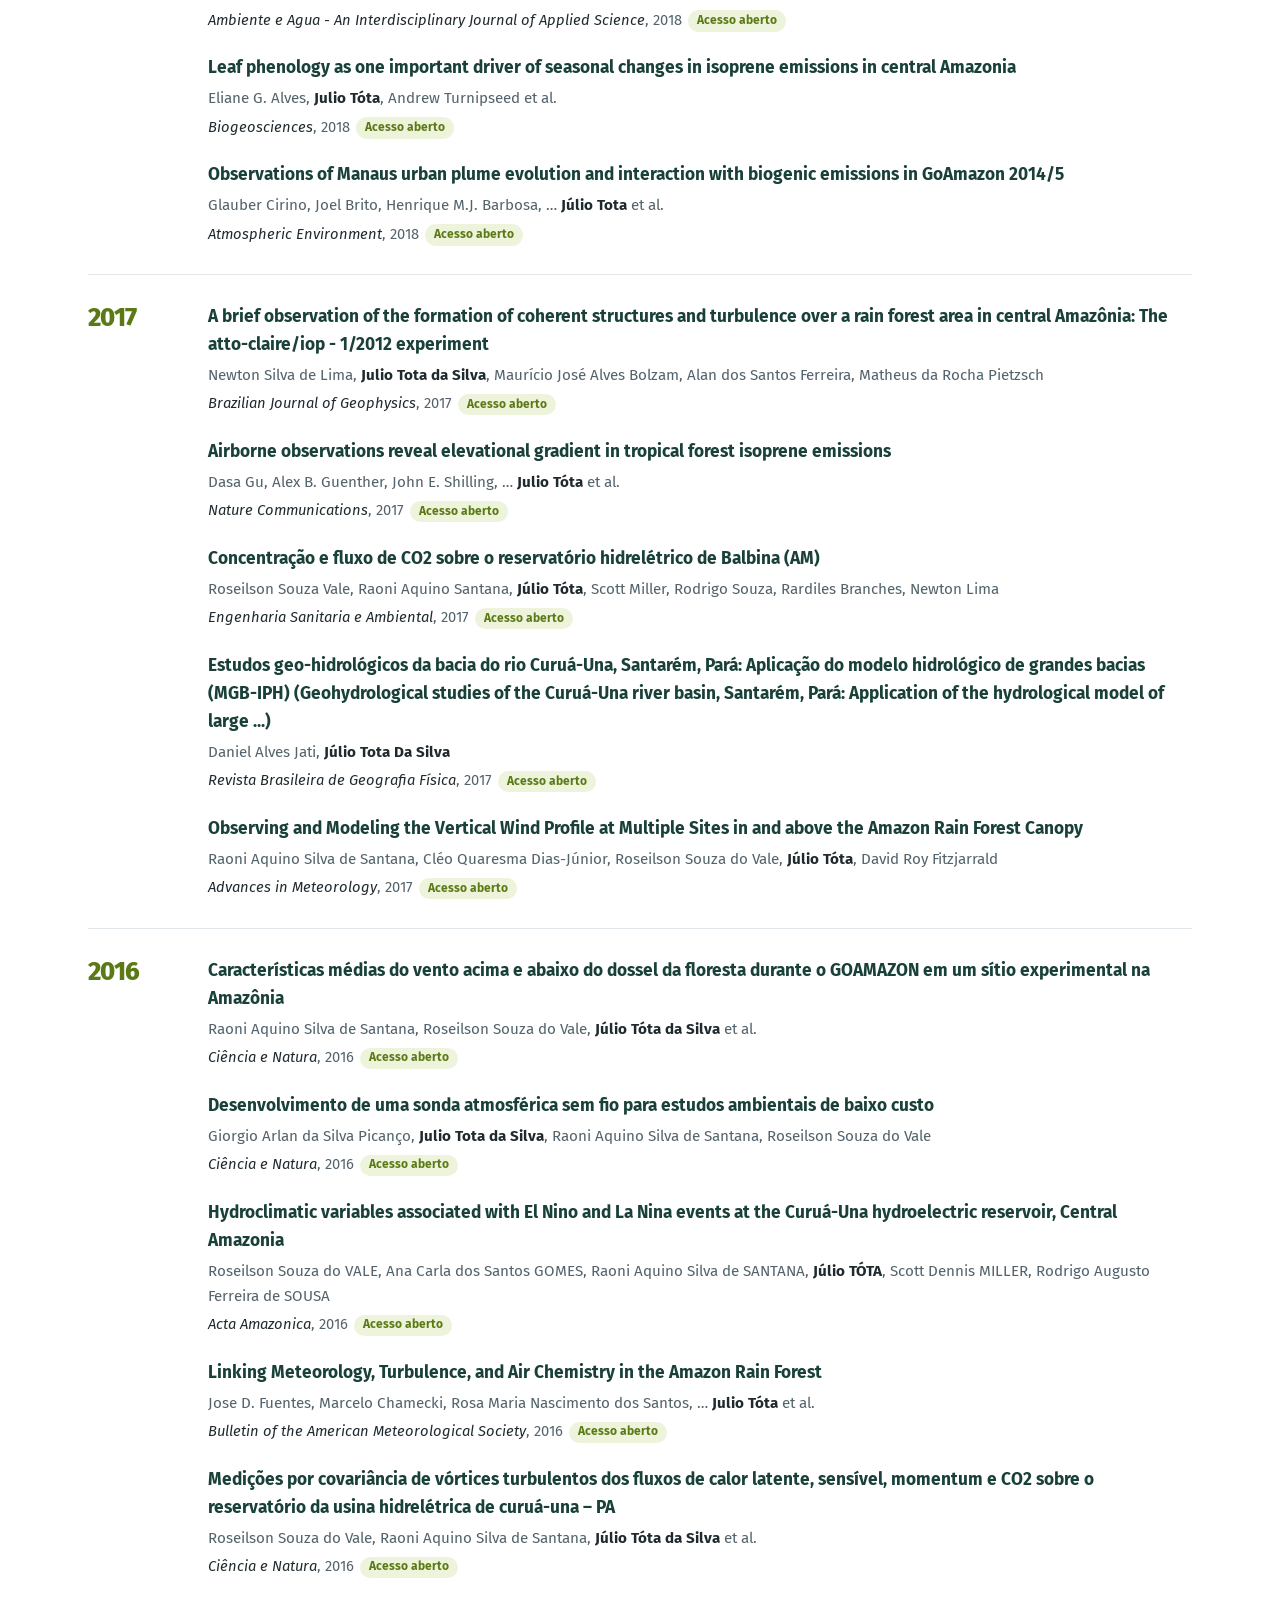
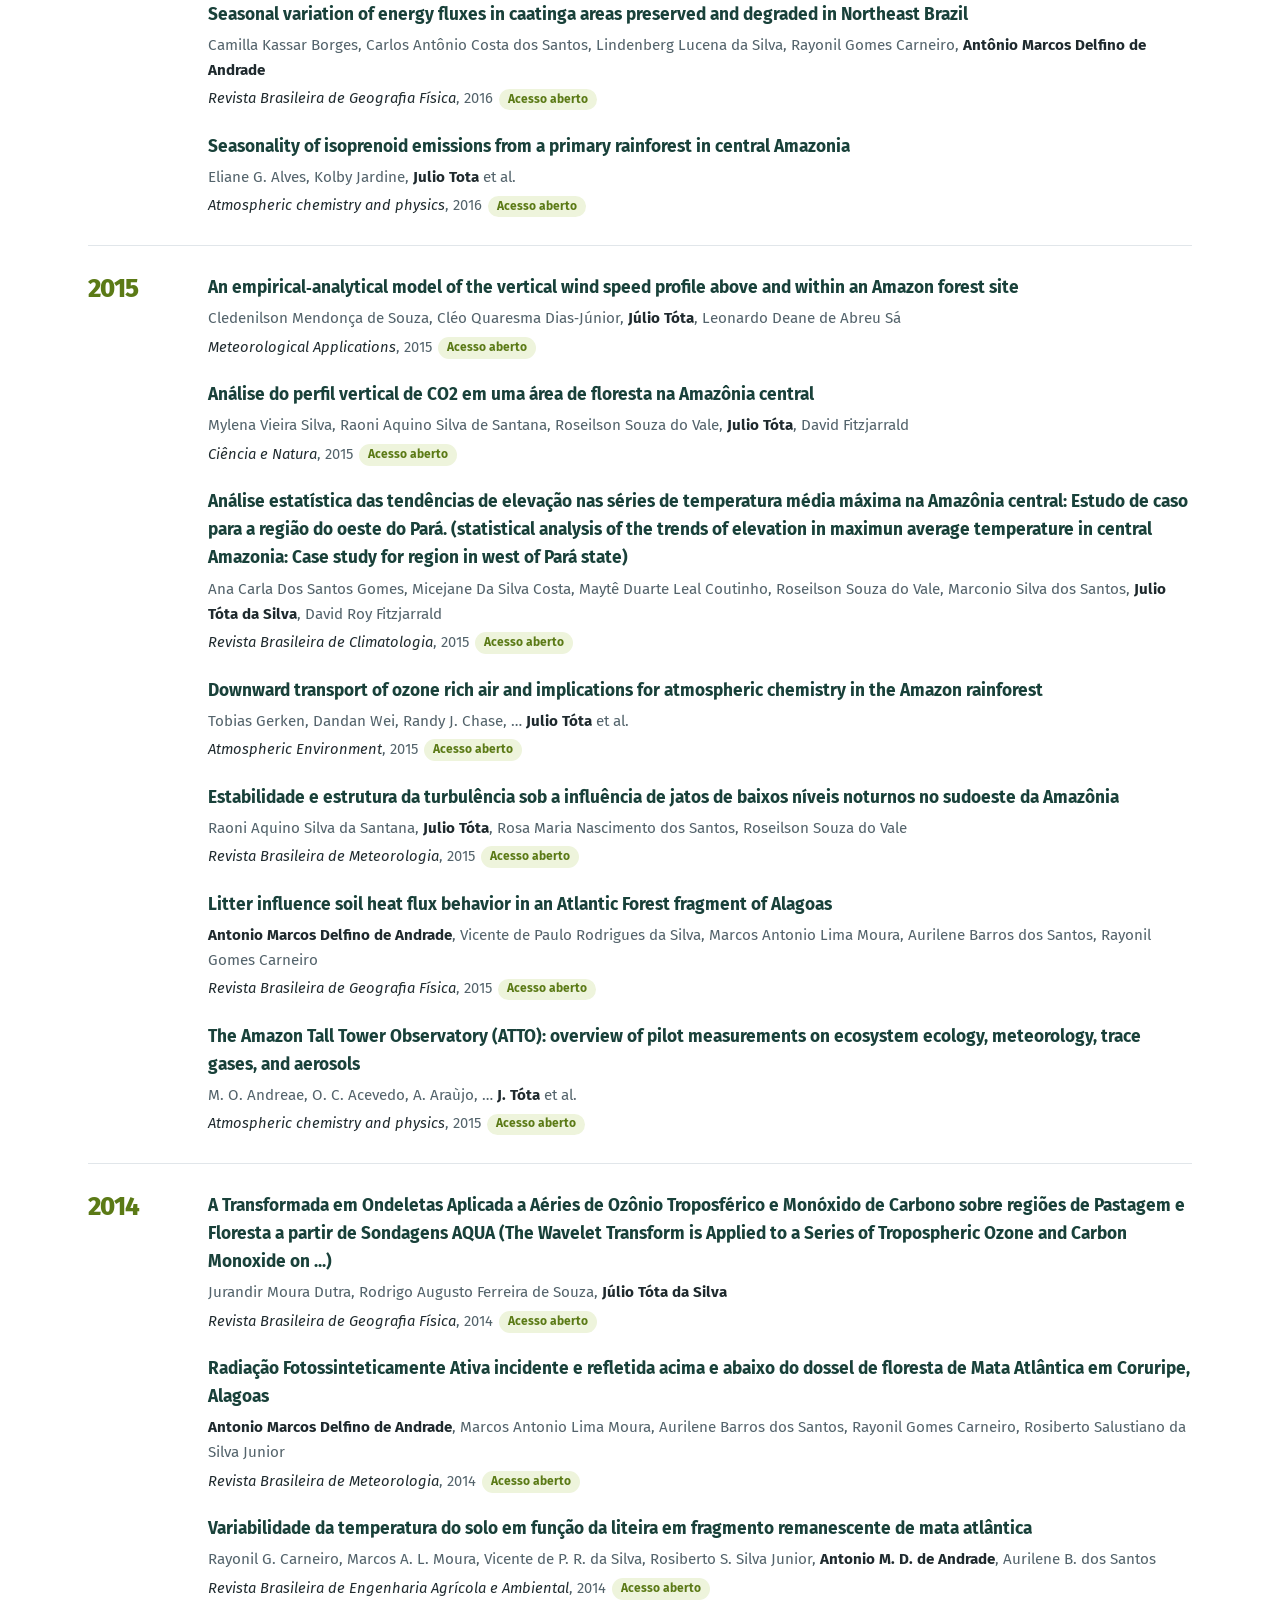
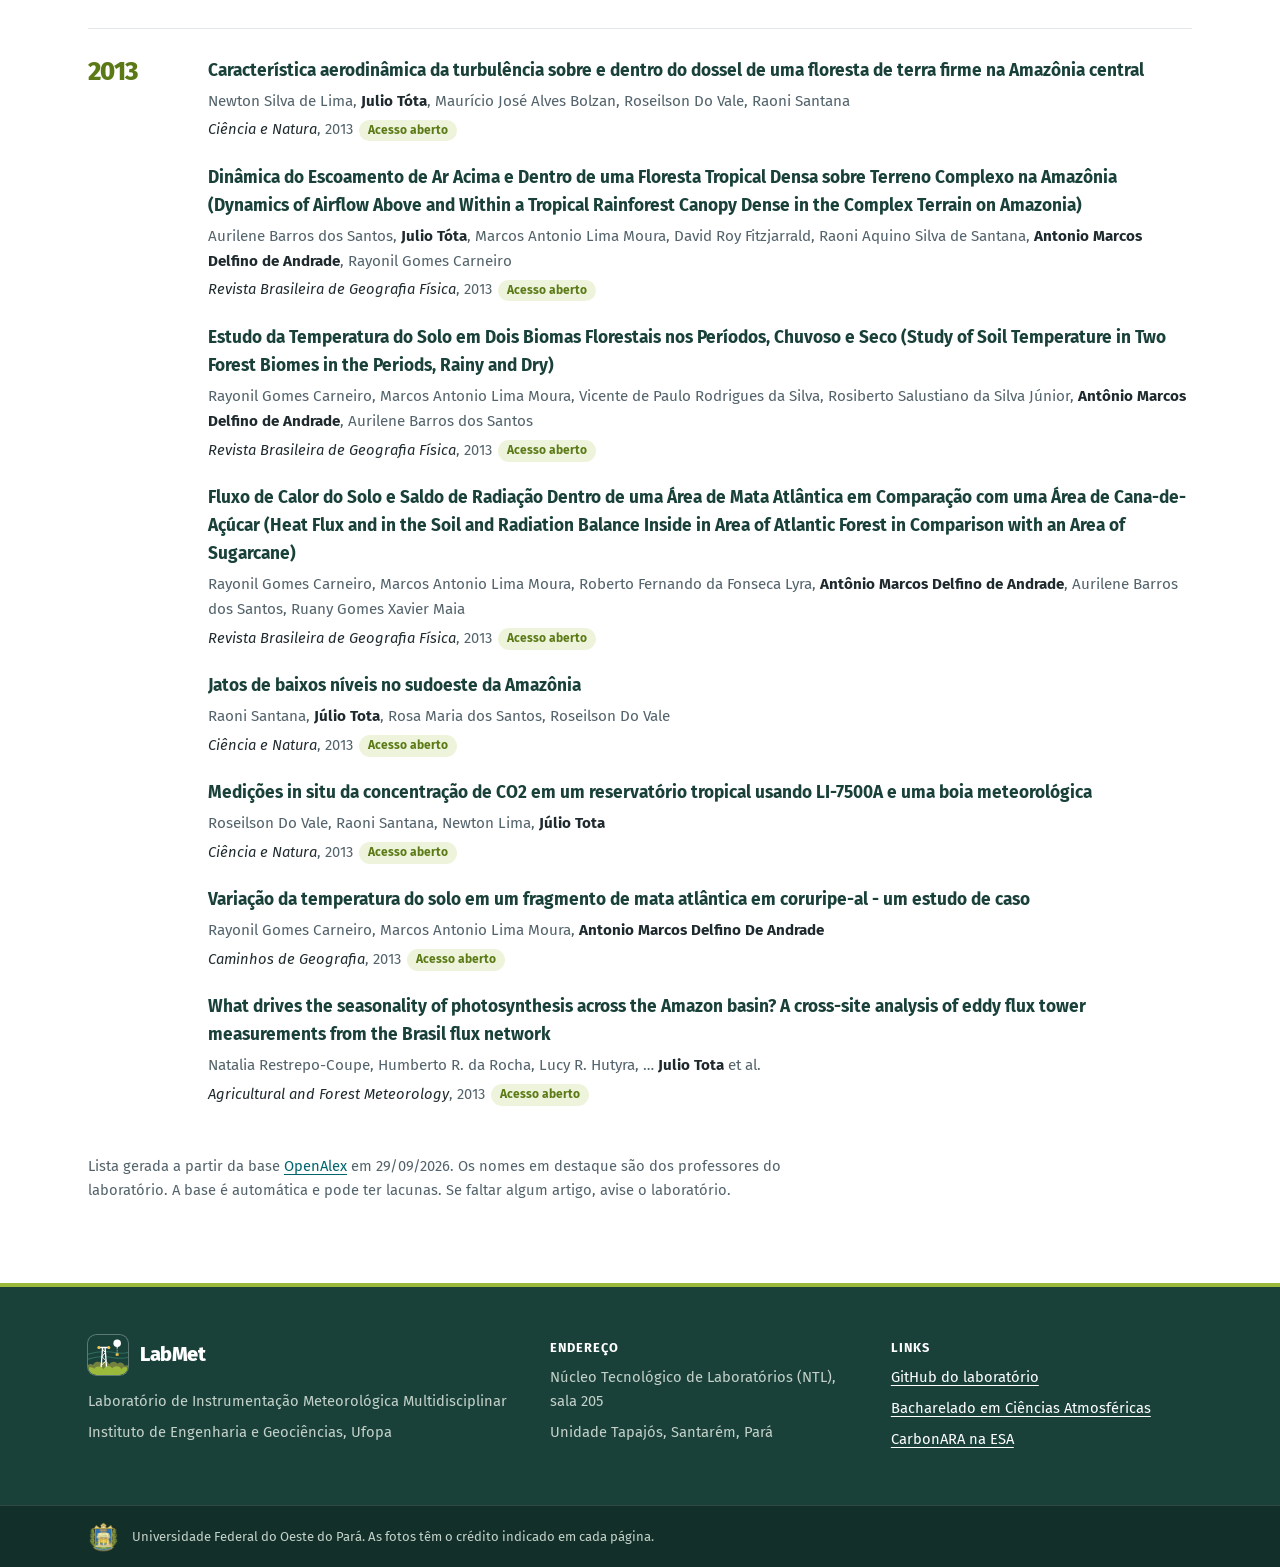
<file: publicacoes.html>
<!doctype html>
<html lang="pt-BR">
<head>
  <meta charset="utf-8">
  <meta name="viewport" content="width=device-width, initial-scale=1">
  <title>Publicações | LabMet UFOPA</title>
  <meta name="description" content="Artigos publicados em periódicos pelos professores do Laboratório de Instrumentação Meteorológica Multidisciplinar da Ufopa.">
  <meta property="og:title" content="Publicações | LabMet UFOPA">
  <meta property="og:description" content="Artigos publicados em periódicos pelos professores do Laboratório de Instrumentação Meteorológica Multidisciplinar da Ufopa.">
  <meta property="og:type" content="website">
  <meta property="og:url" content="https://labmet-ufopa.github.io/publicacoes.html">
  <meta property="og:image" content="https://labmet-ufopa.github.io/assets/img/fotos/twin-otter-hangar.jpg">
  <meta property="og:locale" content="pt_BR">
  <link rel="alternate" hreflang="pt-BR" href="https://labmet-ufopa.github.io/publicacoes.html">
  <link rel="alternate" hreflang="en" href="https://labmet-ufopa.github.io/en/publicacoes.html">
  <link rel="alternate" hreflang="x-default" href="https://labmet-ufopa.github.io/publicacoes.html">
  <link rel="icon" href="assets/img/logo.svg" type="image/svg+xml">
  <link rel="preconnect" href="https://fonts.googleapis.com">
  <link rel="preconnect" href="https://fonts.gstatic.com" crossorigin>
  <link rel="stylesheet" href="https://fonts.googleapis.com/css2?family=Fira+Sans:wght@400;600;700;800;900&display=swap">
  <link rel="stylesheet" href="assets/css/style.css?v=20260929c">
</head>
<body>
  <a class="pular" href="#conteudo">Ir para o conteúdo</a>

  <div class="barra-ufopa">
    <div class="container">
      <a class="ufopa-marca" href="https://www.ufopa.edu.br/"><img src="assets/img/ufopa-brasao.png" alt="Brasão da Ufopa" width="30" height="30"><span>Universidade Federal do Oeste do Pará</span></a>
      <div class="barra-direita">
        <a class="ufopa-instituto" href="https://ieg.ufopa.edu.br/">Instituto de Engenharia e Geociências</a>
        <nav class="idiomas" aria-label="Idioma">
          <a href="publicacoes.html" hreflang="pt-BR" lang="pt-BR" aria-current="true" title="Português (Brasil)"><img src="assets/img/bandeira-br.svg" alt="" width="24" height="16"><span>PT</span></a>
          <a href="en/publicacoes.html" hreflang="en" lang="en" title="English"><img src="assets/img/bandeira-uk.svg" alt="" width="24" height="16"><span>EN</span></a>
        </nav>
      </div>
    </div>
  </div>

  <header class="cabecalho">
    <div class="container">
      <a class="marca" href="index.html">
        <img src="assets/img/logo.svg" alt="" width="44" height="44">
        <span>
          <span class="marca-nome">LabMet</span>
          <span class="marca-desc">Instrumentação Meteorológica · Ufopa</span>
        </span>
      </a>
      <button class="menu-botao" type="button" aria-expanded="false" aria-controls="menu-principal" hidden><span class="menu-icone" aria-hidden="true"></span>Menu</button>
      <nav class="menu" id="menu-principal" aria-label="Principal">
        <ul>
          <li><a href="index.html">Início</a></li>
          <li><a href="carbonara.html">CarbonARA</a></li>
          <li><a href="radiossondas.html">Radiossondas</a></li>
          <li><a href="produtos.html">Produtos</a></li>
          <li><a href="publicacoes.html" aria-current="page">Publicações</a></li>
          <li><a href="equipe.html">Equipe</a></li>
          <li><a href="contato.html">Contato</a></li>
        </ul>
      </nav>
    </div>
  </header>

  <main id="conteudo">
    <section class="hero hero-interno">
      <img src="assets/img/fotos/esa-torre-instrumentos.jpg" alt="Torre metálica com instrumentos vista de cima, cercada pelas copas das árvores">
      <div class="container">
        <p class="migalha"><a href="index.html">Início</a> / Publicações</p>
        <h1>Publicações</h1>
        <p class="hero-texto">Artigos em periódicos com a participação dos professores do laboratório, de 2013 em diante.</p>
      </div>
      <p class="credito">Foto: ESA, projeto CarbonARA</p>
    </section>

    <section class="secao">
      <div class="container">
        <div class="filtros">
          <div class="filtros-botoes" id="filtros-professor" role="group" aria-label="Filtrar por professor"></div>
          <label class="pular" for="busca">Buscar nas publicações</label>
          <input class="busca" id="busca" type="search" placeholder="Buscar por título, autor ou periódico" autocomplete="off">
        </div>
        <p class="contagem" id="contagem" aria-live="polite">Carregando a lista.</p>
        <div id="publicacoes"></div>
        <noscript><p>A lista precisa de JavaScript para ser exibida. Os dados estão em <a href="data/publicacoes.json">data/publicacoes.json</a>.</p></noscript>

        <p class="texto" style="margin-top:3rem;font-size:0.92rem;color:var(--texto-suave)">Lista gerada a partir da base <a href="https://openalex.org/">OpenAlex</a> em <span id="atualizado">data não informada</span>. Os nomes em destaque são dos professores do laboratório. A base é automática e pode ter lacunas. Se faltar algum artigo, avise o laboratório.</p>
      </div>
    </section>
  </main>

  <footer class="rodape">
    <div class="container">
      <div>
        <div class="marca-rodape"><img src="assets/img/logo.svg" alt="" width="40" height="40"><span>LabMet</span></div>
        <p>Laboratório de Instrumentação Meteorológica Multidisciplinar</p>
        <p>Instituto de Engenharia e Geociências, Ufopa</p>
      </div>
      <div>
        <p><strong>Endereço</strong></p>
        <p>Núcleo Tecnológico de Laboratórios (NTL), sala 205</p>
        <p>Unidade Tapajós, Santarém, Pará</p>
      </div>
      <div>
        <p><strong>Links</strong></p>
        <p><a href="https://github.com/labmet-ufopa">GitHub do laboratório</a></p>
        <p><a href="https://ieg.ufopa.edu.br/ieg/graduacao/bacharelado-em-ciencias-atmosfericas/">Bacharelado em Ciências Atmosféricas</a></p>
        <p><a href="https://climate.esa.int/en/supporting-the-paris-agreement/CarbonARA/">CarbonARA na ESA</a></p>
      </div>
    </div>
    <div class="rodape-fim">
      <div class="container"><img src="assets/img/ufopa-brasao.png" alt="" width="32" height="32"><span>Universidade Federal do Oeste do Pará. As fotos têm o crédito indicado em cada página.</span></div>
    </div>
  </footer>
  <script src="assets/js/publicacoes.js?v=20260929c" defer></script>
  <script src="assets/js/menu.js?v=20260929c"></script>
</body>
</html>
</file>
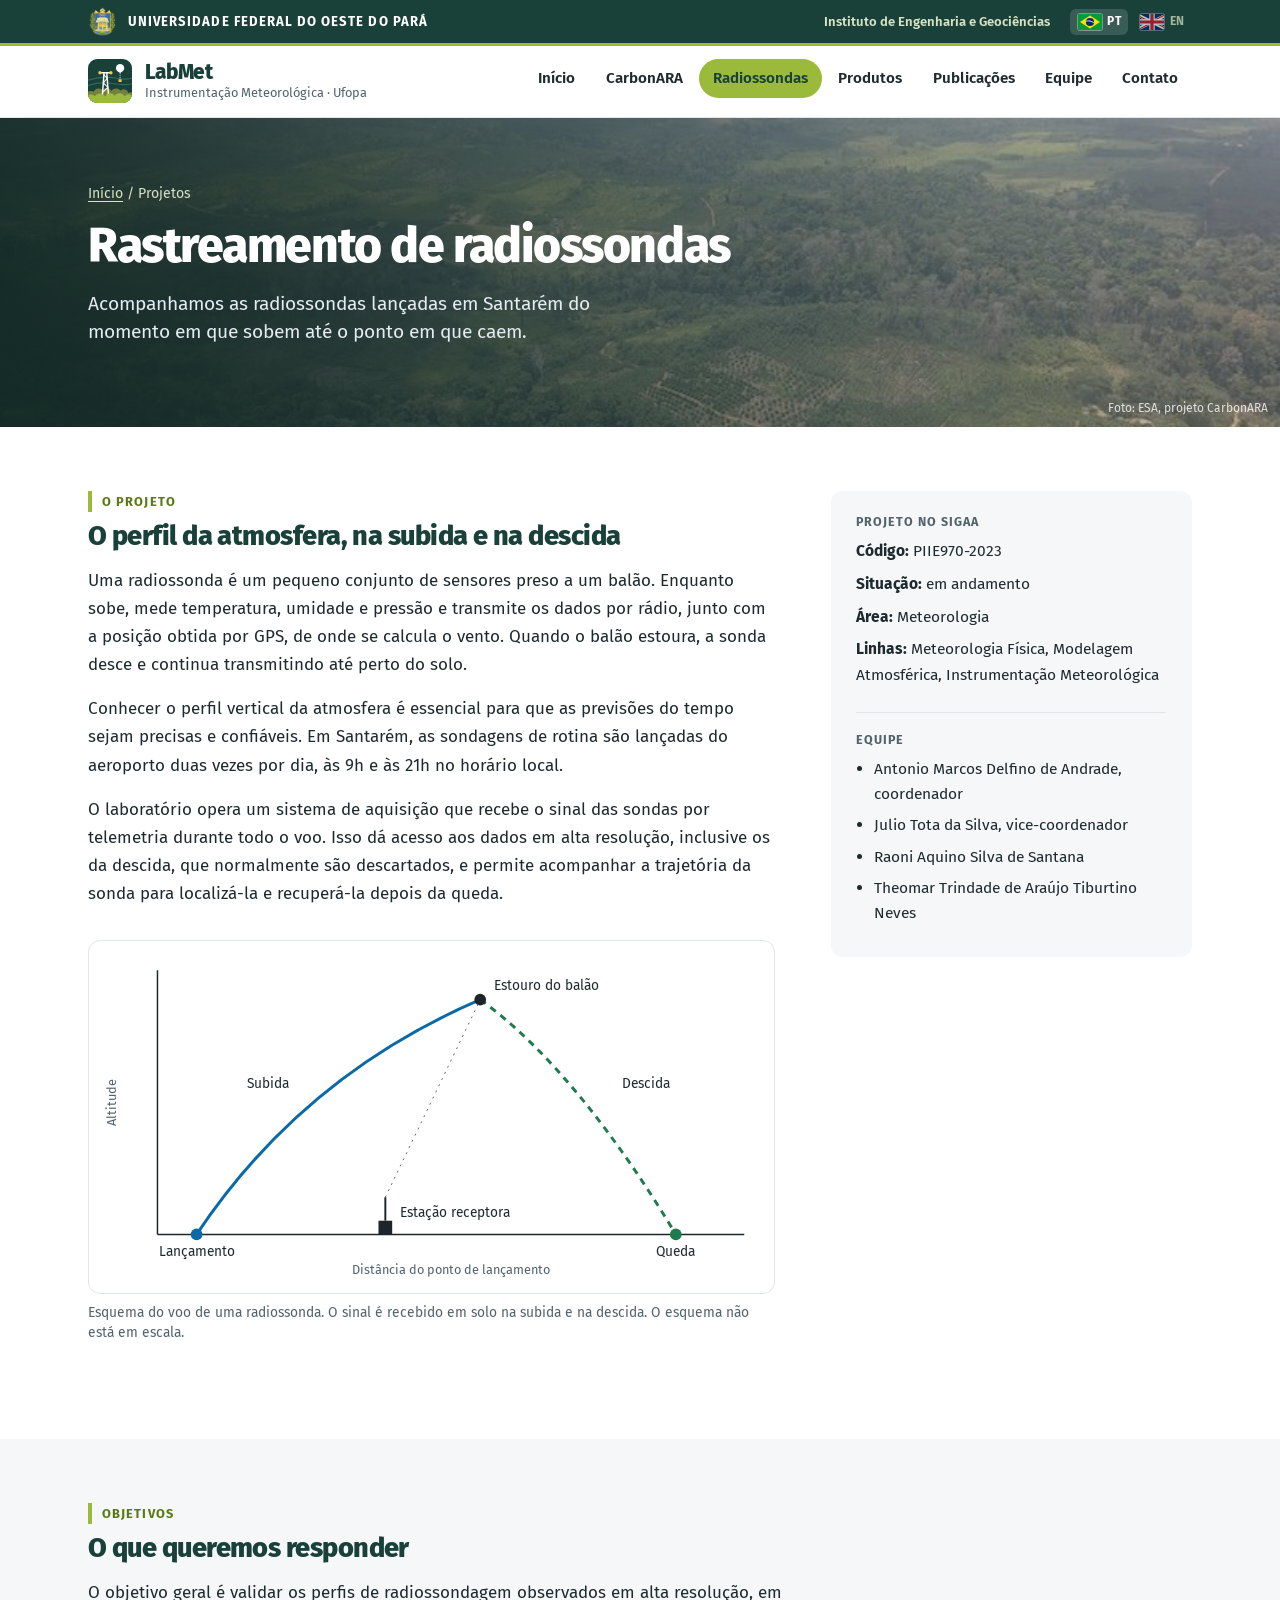
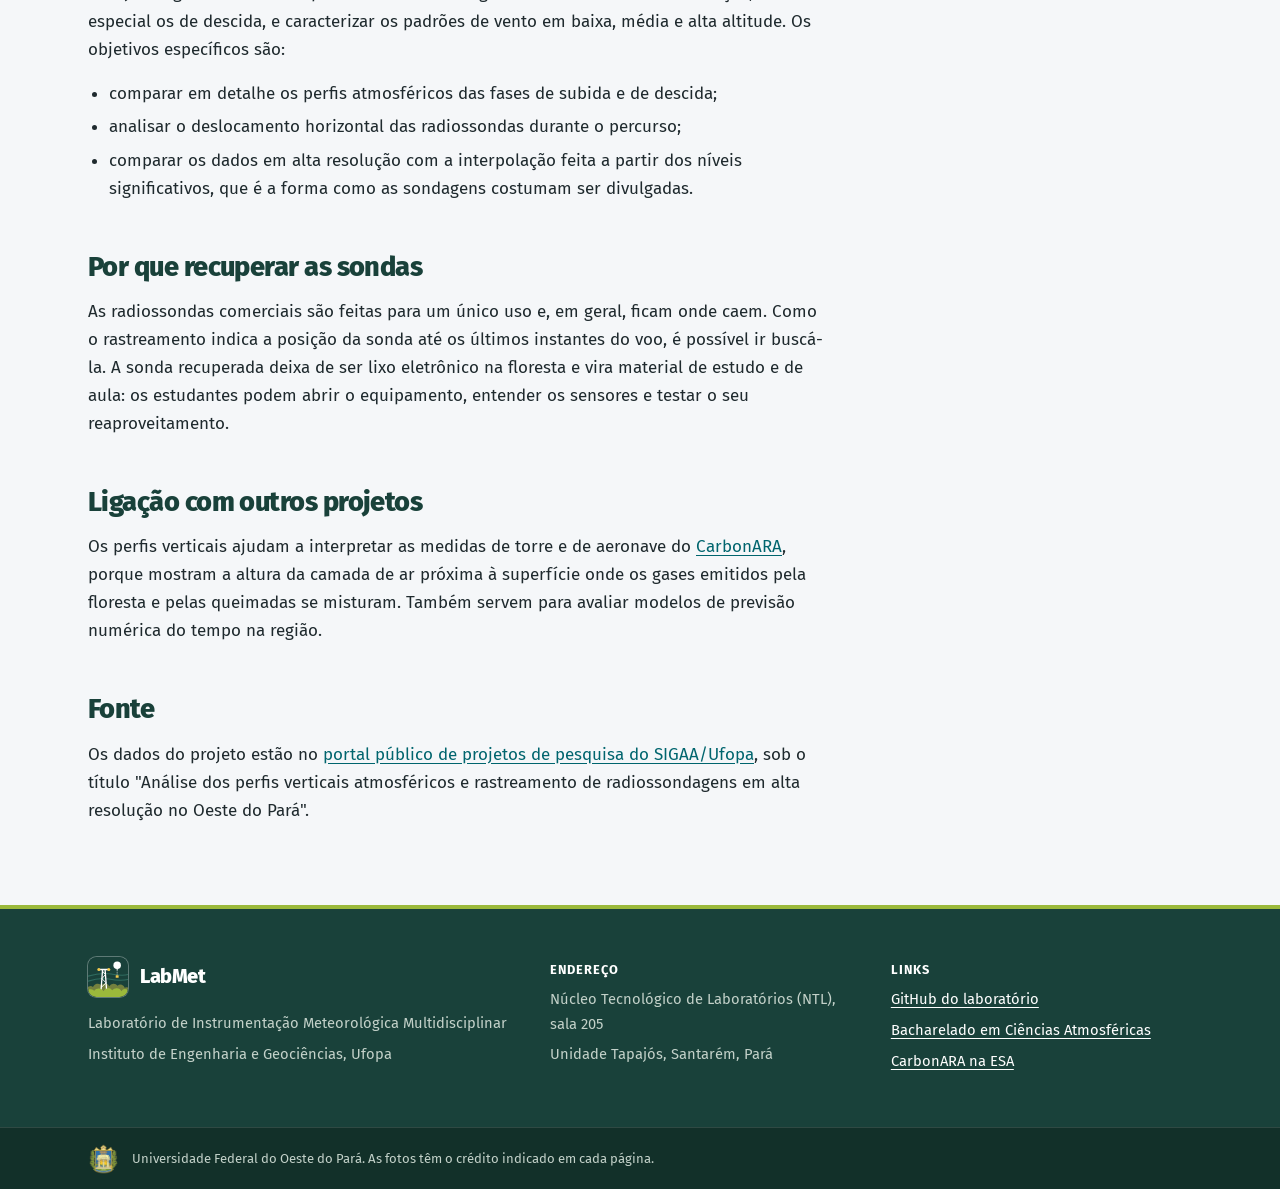
<file: radiossondas.html>
<!doctype html>
<html lang="pt-BR">
<head>
  <meta charset="utf-8">
  <meta name="viewport" content="width=device-width, initial-scale=1">
  <title>Rastreamento de radiossondas | LabMet UFOPA</title>
  <meta name="description" content="Projeto de pesquisa da Ufopa que recebe o sinal das radiossondas na subida e na descida para analisar perfis verticais da atmosfera no Oeste do Pará.">
  <meta property="og:title" content="Rastreamento de radiossondas | LabMet UFOPA">
  <meta property="og:description" content="Projeto de pesquisa da Ufopa que recebe o sinal das radiossondas na subida e na descida para analisar perfis verticais da atmosfera no Oeste do Pará.">
  <meta property="og:type" content="website">
  <meta property="og:url" content="https://labmet-ufopa.github.io/radiossondas.html">
  <meta property="og:image" content="https://labmet-ufopa.github.io/assets/img/fotos/twin-otter-hangar.jpg">
  <meta property="og:locale" content="pt_BR">
  <link rel="alternate" hreflang="pt-BR" href="https://labmet-ufopa.github.io/radiossondas.html">
  <link rel="alternate" hreflang="en" href="https://labmet-ufopa.github.io/en/radiossondas.html">
  <link rel="alternate" hreflang="x-default" href="https://labmet-ufopa.github.io/radiossondas.html">
  <link rel="icon" href="assets/img/logo.svg" type="image/svg+xml">
  <link rel="preconnect" href="https://fonts.googleapis.com">
  <link rel="preconnect" href="https://fonts.gstatic.com" crossorigin>
  <link rel="stylesheet" href="https://fonts.googleapis.com/css2?family=Fira+Sans:wght@400;600;700;800;900&display=swap">
  <link rel="stylesheet" href="assets/css/style.css?v=20260929c">
</head>
<body>
  <a class="pular" href="#conteudo">Ir para o conteúdo</a>

  <div class="barra-ufopa">
    <div class="container">
      <a class="ufopa-marca" href="https://www.ufopa.edu.br/"><img src="assets/img/ufopa-brasao.png" alt="Brasão da Ufopa" width="30" height="30"><span>Universidade Federal do Oeste do Pará</span></a>
      <div class="barra-direita">
        <a class="ufopa-instituto" href="https://ieg.ufopa.edu.br/">Instituto de Engenharia e Geociências</a>
        <nav class="idiomas" aria-label="Idioma">
          <a href="radiossondas.html" hreflang="pt-BR" lang="pt-BR" aria-current="true" title="Português (Brasil)"><img src="assets/img/bandeira-br.svg" alt="" width="24" height="16"><span>PT</span></a>
          <a href="en/radiossondas.html" hreflang="en" lang="en" title="English"><img src="assets/img/bandeira-uk.svg" alt="" width="24" height="16"><span>EN</span></a>
        </nav>
      </div>
    </div>
  </div>

  <header class="cabecalho">
    <div class="container">
      <a class="marca" href="index.html">
        <img src="assets/img/logo.svg" alt="" width="44" height="44">
        <span>
          <span class="marca-nome">LabMet</span>
          <span class="marca-desc">Instrumentação Meteorológica · Ufopa</span>
        </span>
      </a>
      <button class="menu-botao" type="button" aria-expanded="false" aria-controls="menu-principal" hidden><span class="menu-icone" aria-hidden="true"></span>Menu</button>
      <nav class="menu" id="menu-principal" aria-label="Principal">
        <ul>
          <li><a href="index.html">Início</a></li>
          <li><a href="carbonara.html">CarbonARA</a></li>
          <li><a href="radiossondas.html" aria-current="page">Radiossondas</a></li>
          <li><a href="produtos.html">Produtos</a></li>
          <li><a href="publicacoes.html">Publicações</a></li>
          <li><a href="equipe.html">Equipe</a></li>
          <li><a href="contato.html">Contato</a></li>
        </ul>
      </nav>
    </div>
  </header>

  <main id="conteudo">
    <section class="hero hero-interno">
      <img src="assets/img/fotos/esa-floresta-secundaria.jpg" alt="Paisagem de floresta e áreas abertas vista do alto, sob céu enevoado">
      <div class="container">
        <p class="migalha"><a href="index.html">Início</a> / Projetos</p>
        <h1>Rastreamento de radiossondas</h1>
        <p class="hero-texto">Acompanhamos as radiossondas lançadas em Santarém do momento em que sobem até o ponto em que caem.</p>
      </div>
      <p class="credito">Foto: ESA, projeto CarbonARA</p>
    </section>

    <section class="secao">
      <div class="container colunas">
        <div>
          <p class="sobretitulo">O projeto</p>
          <h2>O perfil da atmosfera, na subida e na descida</h2>
          <p>Uma radiossonda é um pequeno conjunto de sensores preso a um balão. Enquanto sobe, mede temperatura, umidade e pressão e transmite os dados por rádio, junto com a posição obtida por GPS, de onde se calcula o vento. Quando o balão estoura, a sonda desce e continua transmitindo até perto do solo.</p>
          <p>Conhecer o perfil vertical da atmosfera é essencial para que as previsões do tempo sejam precisas e confiáveis. Em Santarém, as sondagens de rotina são lançadas do aeroporto duas vezes por dia, às 9h e às 21h no horário local.</p>
          <p>O laboratório opera um sistema de aquisição que recebe o sinal das sondas por telemetria durante todo o voo. Isso dá acesso aos dados em alta resolução, inclusive os da descida, que normalmente são descartados, e permite acompanhar a trajetória da sonda para localizá-la e recuperá-la depois da queda.</p>

          <figure class="figura-svg">
        <svg viewBox="0 0 700 360" role="img" aria-labelledby="fig-t fig-d">
          <title id="fig-t">Trajetória de uma radiossonda</title>
          <desc id="fig-d">A sonda sobe a partir do ponto de lançamento enquanto é levada pelo vento, o balão estoura no ponto mais alto e a sonda desce até o ponto de queda, distante do lançamento. Uma estação receptora no solo recebe o sinal durante todo o percurso.</desc>
          <line x1="70" y1="300" x2="670" y2="300" stroke="#1d252c" stroke-width="1.5"/>
          <line x1="70" y1="300" x2="70" y2="30" stroke="#1d252c" stroke-width="1.5"/>
          <text class="eixo" x="370" y="340" text-anchor="middle">Distância do ponto de lançamento</text>
          <text class="eixo" x="28" y="165" text-anchor="middle" transform="rotate(-90 28 165)">Altitude</text>
          <path d="M110 300 C 170 210, 260 120, 400 60" fill="none" stroke="#0a6aa8" stroke-width="3"/>
          <path d="M400 60 C 470 110, 540 200, 600 300" fill="none" stroke="#1f7a4d" stroke-width="3" stroke-dasharray="7 6"/>
          <circle cx="110" cy="300" r="6" fill="#0a6aa8"/>
          <circle cx="400" cy="60" r="6" fill="#1d252c"/>
          <circle cx="600" cy="300" r="6" fill="#1f7a4d"/>
          <text x="110" y="322" text-anchor="middle">Lançamento</text>
          <text x="414" y="50">Estouro do balão</text>
          <text x="600" y="322" text-anchor="middle">Queda</text>
          <text x="205" y="150" text-anchor="end">Subida</text>
          <text x="545" y="150">Descida</text>
          <rect x="296" y="286" width="14" height="14" fill="#1d252c"/>
          <line x1="303" y1="286" x2="303" y2="262" stroke="#1d252c" stroke-width="2"/>
          <line x1="303" y1="262" x2="400" y2="60" stroke="#5a6772" stroke-width="1" stroke-dasharray="2 5"/>
          <text x="318" y="282">Estação receptora</text>
        </svg>
            <figcaption>Esquema do voo de uma radiossonda. O sinal é recebido em solo na subida e na descida. O esquema não está em escala.</figcaption>
          </figure>
        </div>

        <aside class="lateral">
          <h2>Projeto no SIGAA</h2>
          <p><strong>Código:</strong> PIIE970-2023</p>
          <p><strong>Situação:</strong> em andamento</p>
          <p><strong>Área:</strong> Meteorologia</p>
          <p><strong>Linhas:</strong> Meteorologia Física, Modelagem Atmosférica, Instrumentação Meteorológica</p>
          <h2>Equipe</h2>
          <ul>
            <li>Antonio Marcos Delfino de Andrade, coordenador</li>
            <li>Julio Tota da Silva, vice-coordenador</li>
            <li>Raoni Aquino Silva de Santana</li>
            <li>Theomar Trindade de Araújo Tiburtino Neves</li>
          </ul>
        </aside>
      </div>
    </section>

    <section class="secao secao-suave">
      <div class="container">
        <div class="texto">
          <p class="sobretitulo">Objetivos</p>
          <h2>O que queremos responder</h2>
          <p>O objetivo geral é validar os perfis de radiossondagem observados em alta resolução, em especial os de descida, e caracterizar os padrões de vento em baixa, média e alta altitude. Os objetivos específicos são:</p>
          <ul>
            <li>comparar em detalhe os perfis atmosféricos das fases de subida e de descida;</li>
            <li>analisar o deslocamento horizontal das radiossondas durante o percurso;</li>
            <li>comparar os dados em alta resolução com a interpolação feita a partir dos níveis significativos, que é a forma como as sondagens costumam ser divulgadas.</li>
          </ul>

          <h2>Por que recuperar as sondas</h2>
          <p>As radiossondas comerciais são feitas para um único uso e, em geral, ficam onde caem. Como o rastreamento indica a posição da sonda até os últimos instantes do voo, é possível ir buscá-la. A sonda recuperada deixa de ser lixo eletrônico na floresta e vira material de estudo e de aula: os estudantes podem abrir o equipamento, entender os sensores e testar o seu reaproveitamento.</p>

          <h2>Ligação com outros projetos</h2>
          <p>Os perfis verticais ajudam a interpretar as medidas de torre e de aeronave do <a href="carbonara.html">CarbonARA</a>, porque mostram a altura da camada de ar próxima à superfície onde os gases emitidos pela floresta e pelas queimadas se misturam. Também servem para avaliar modelos de previsão numérica do tempo na região.</p>

          <h2>Fonte</h2>
          <p>Os dados do projeto estão no <a href="https://sigaa.ufopa.edu.br/sigaa/public/pesquisa/consulta_projetos.jsf">portal público de projetos de pesquisa do SIGAA/Ufopa</a>, sob o título "Análise dos perfis verticais atmosféricos e rastreamento de radiossondagens em alta resolução no Oeste do Pará".</p>
        </div>
      </div>
    </section>
  </main>

  <footer class="rodape">
    <div class="container">
      <div>
        <div class="marca-rodape"><img src="assets/img/logo.svg" alt="" width="40" height="40"><span>LabMet</span></div>
        <p>Laboratório de Instrumentação Meteorológica Multidisciplinar</p>
        <p>Instituto de Engenharia e Geociências, Ufopa</p>
      </div>
      <div>
        <p><strong>Endereço</strong></p>
        <p>Núcleo Tecnológico de Laboratórios (NTL), sala 205</p>
        <p>Unidade Tapajós, Santarém, Pará</p>
      </div>
      <div>
        <p><strong>Links</strong></p>
        <p><a href="https://github.com/labmet-ufopa">GitHub do laboratório</a></p>
        <p><a href="https://ieg.ufopa.edu.br/ieg/graduacao/bacharelado-em-ciencias-atmosfericas/">Bacharelado em Ciências Atmosféricas</a></p>
        <p><a href="https://climate.esa.int/en/supporting-the-paris-agreement/CarbonARA/">CarbonARA na ESA</a></p>
      </div>
    </div>
    <div class="rodape-fim">
      <div class="container"><img src="assets/img/ufopa-brasao.png" alt="" width="32" height="32"><span>Universidade Federal do Oeste do Pará. As fotos têm o crédito indicado em cada página.</span></div>
    </div>
  </footer>
  <script src="assets/js/menu.js?v=20260929c"></script>
</body>
</html>
</file>
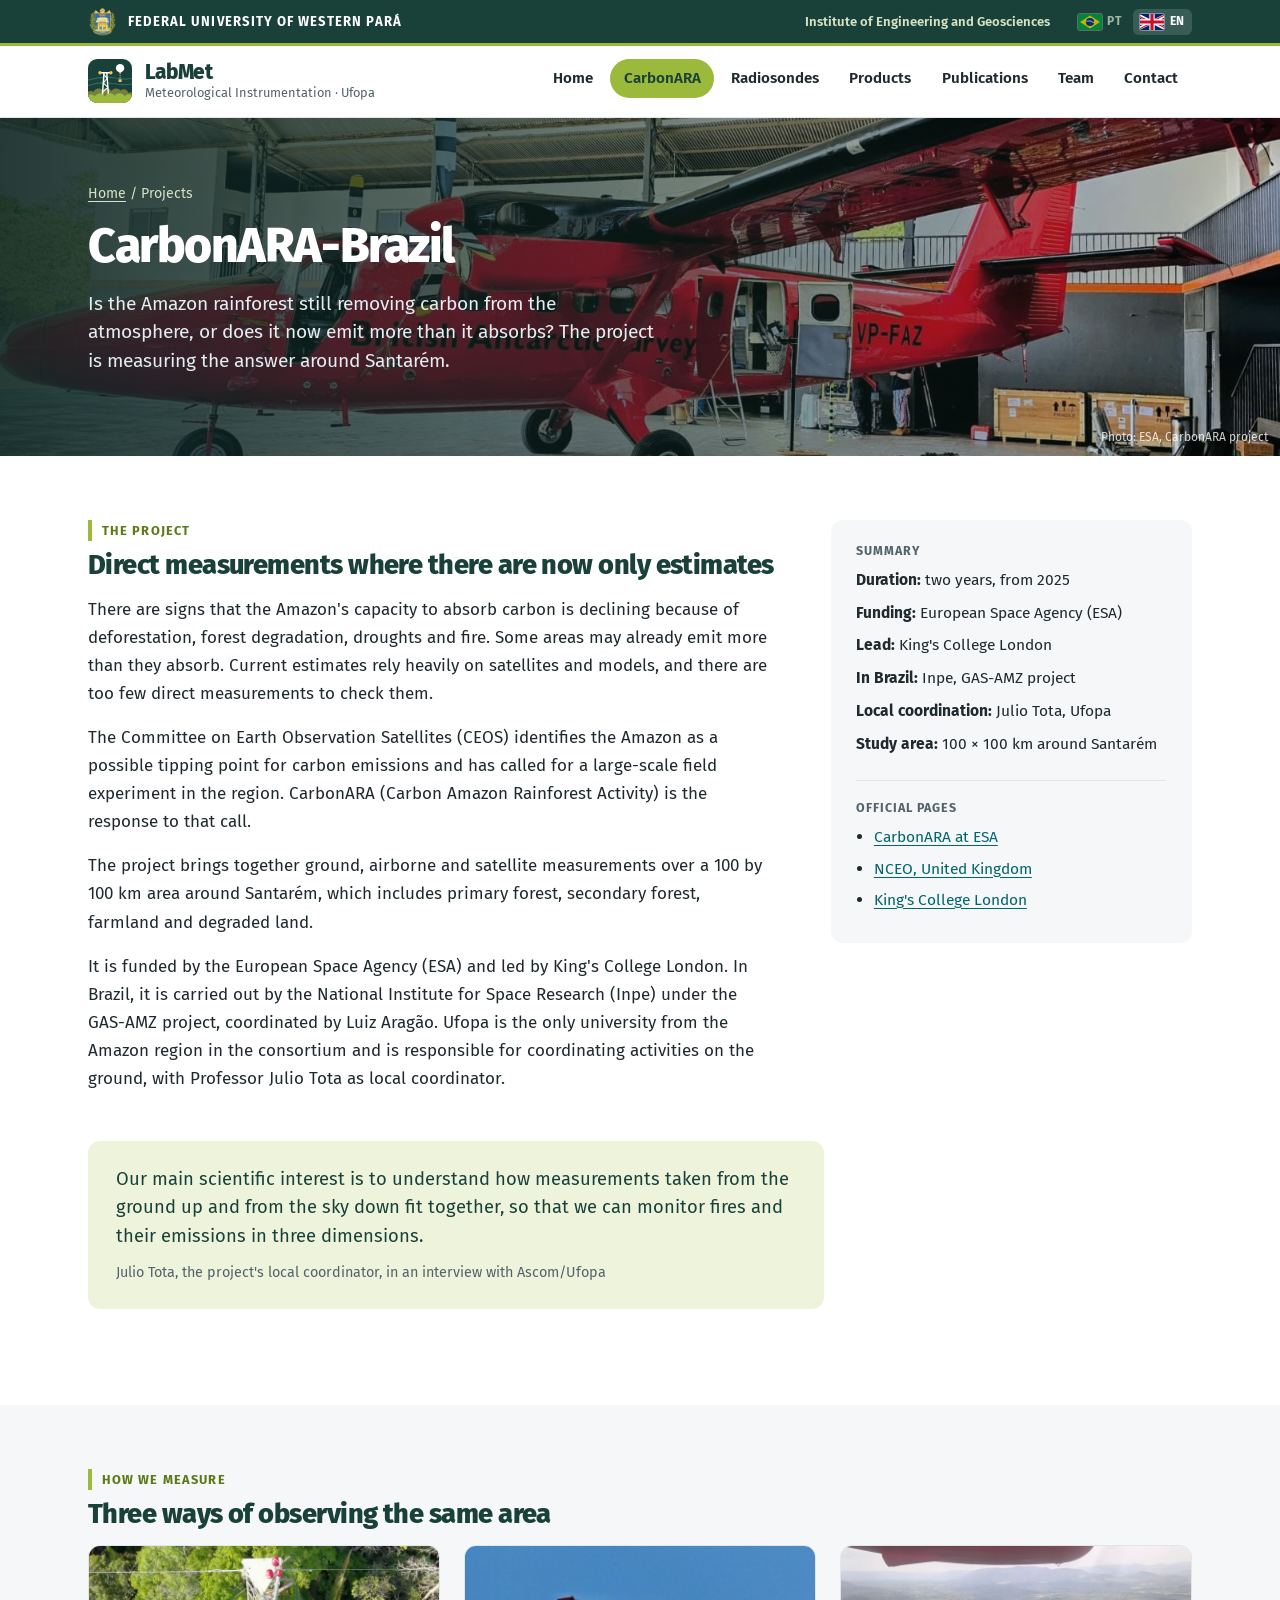
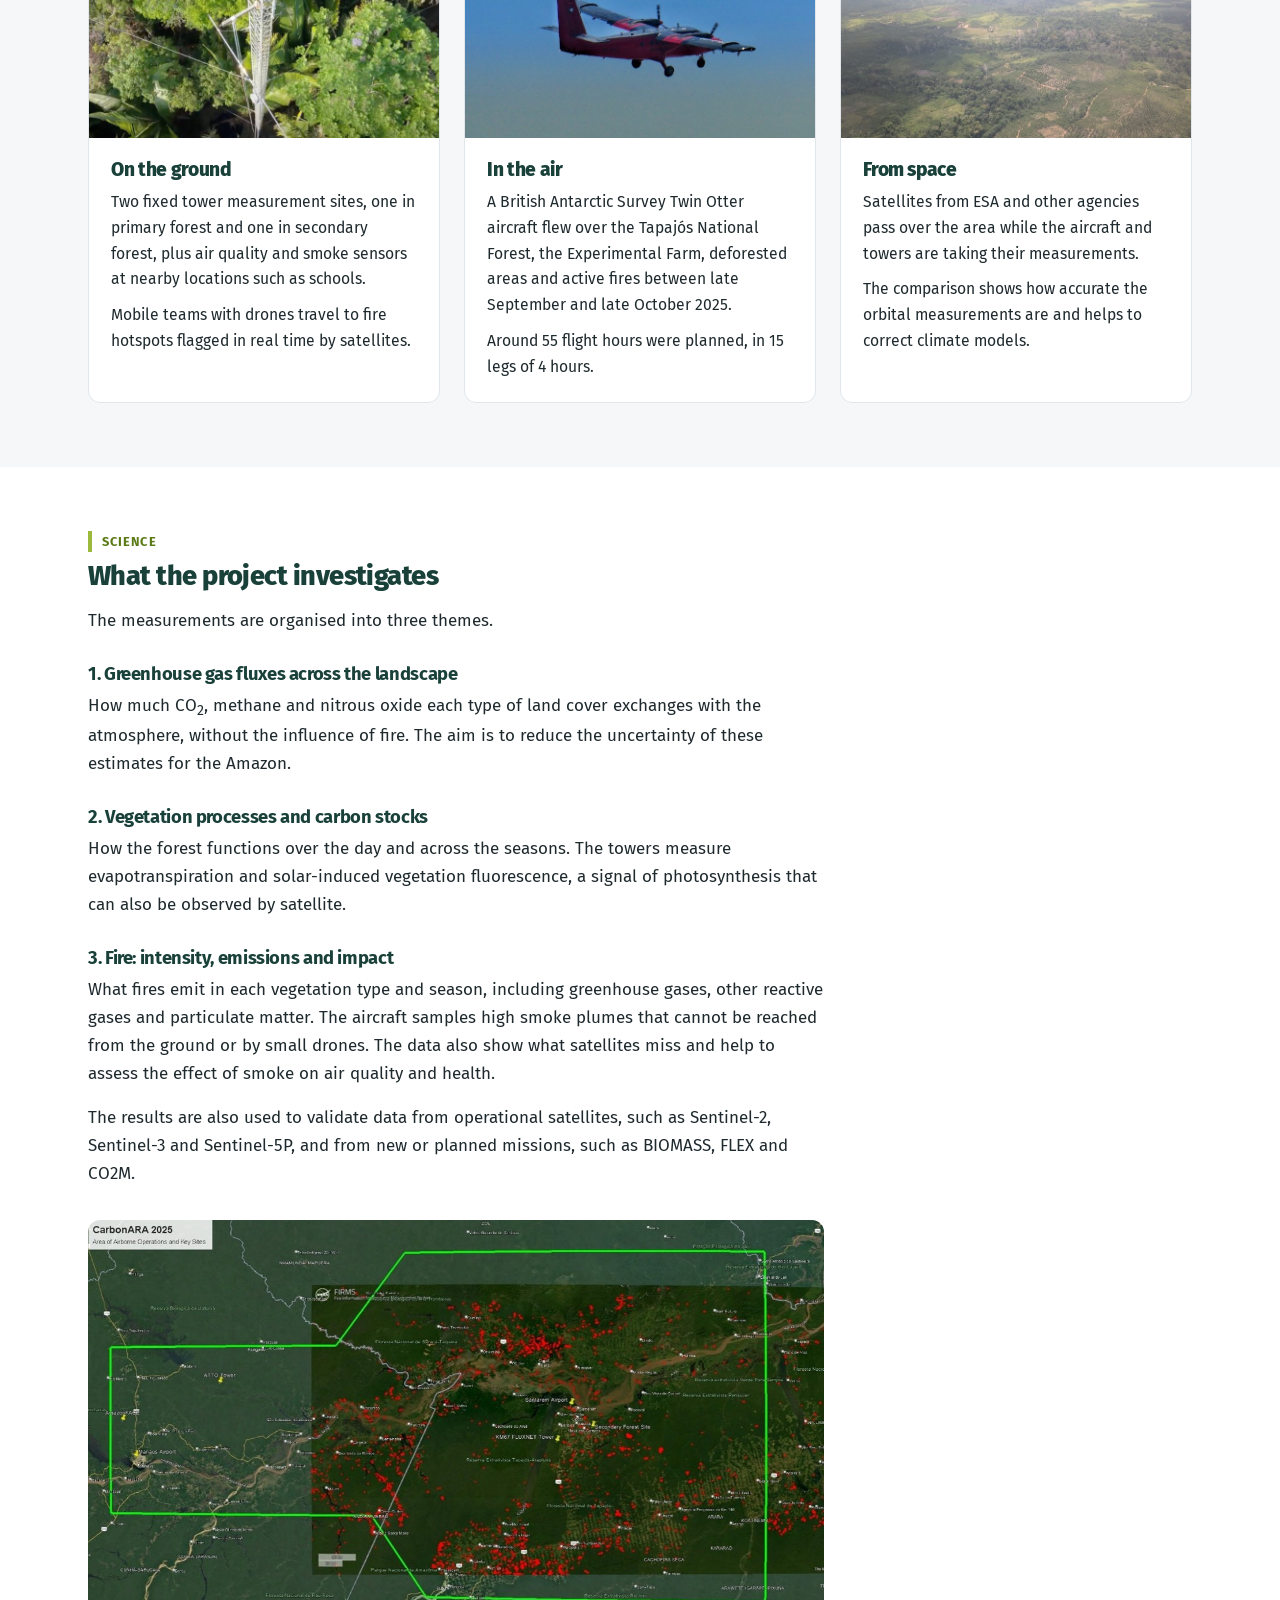
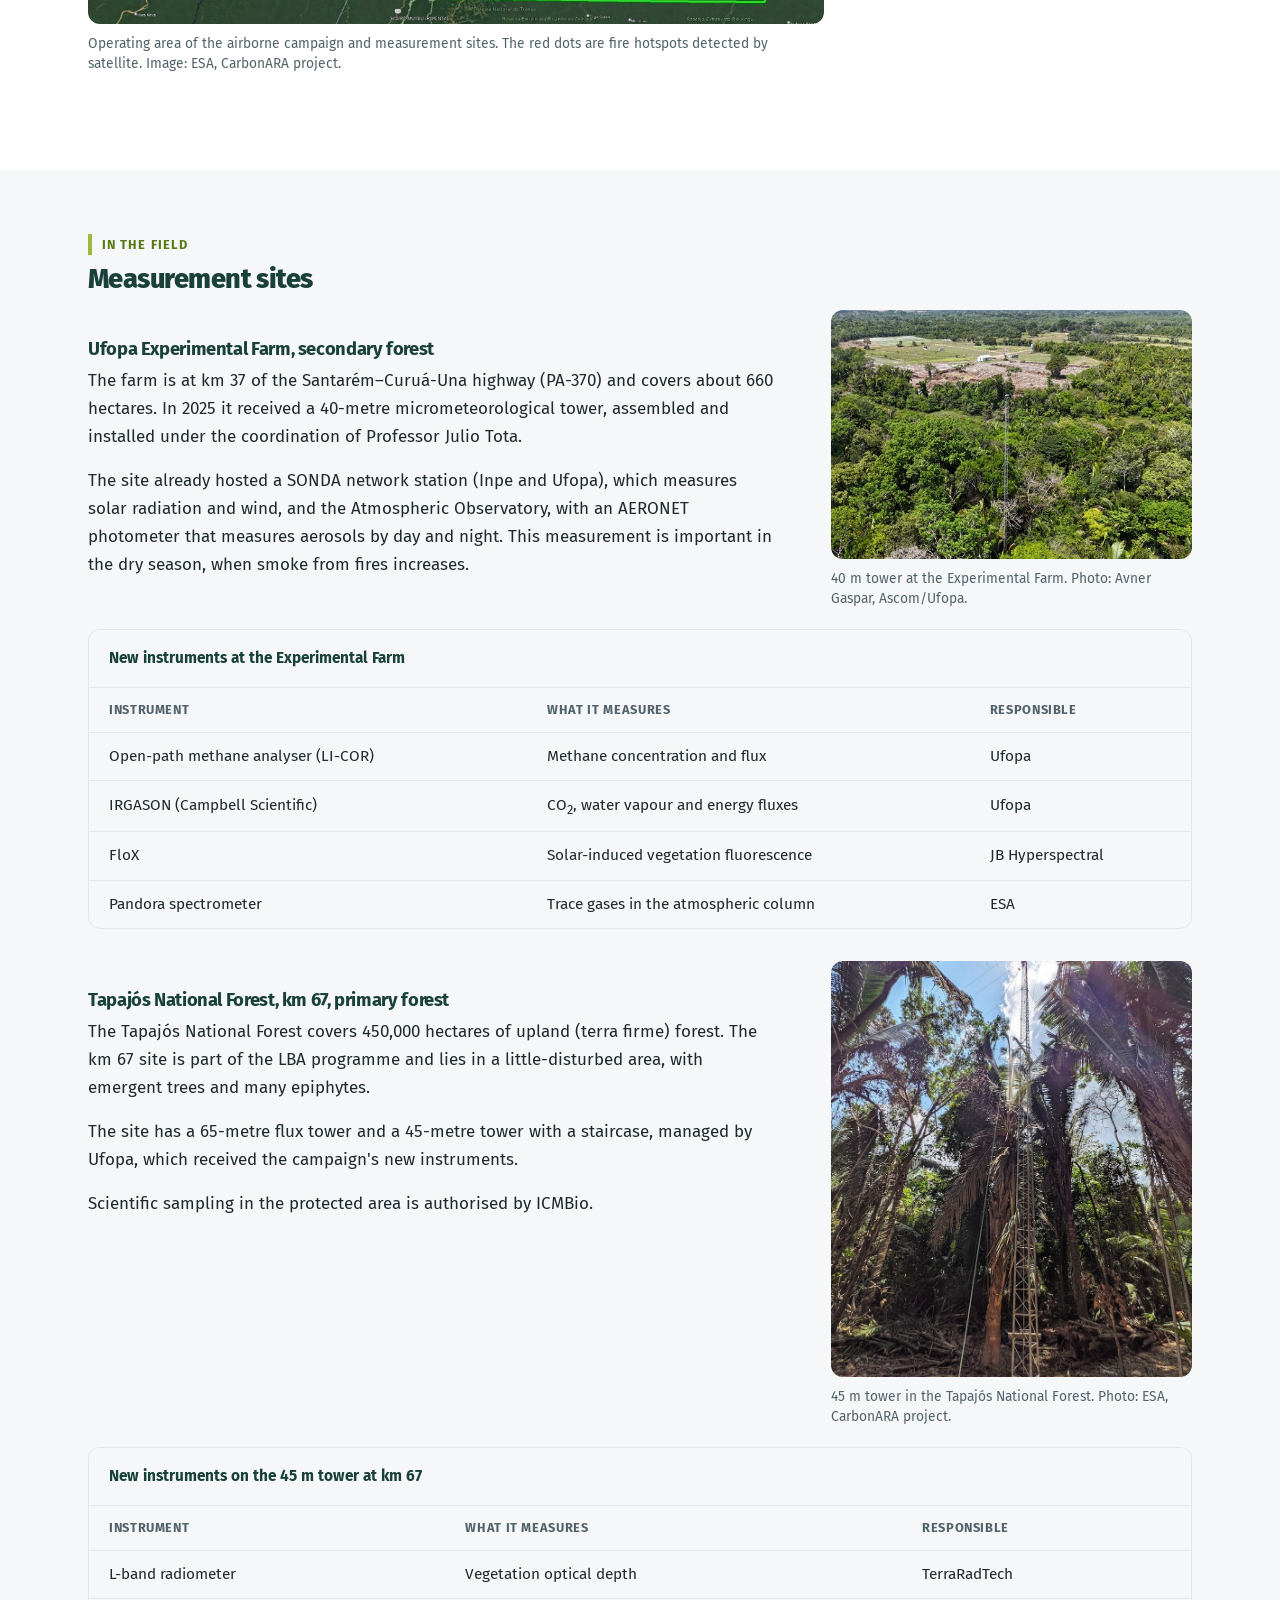
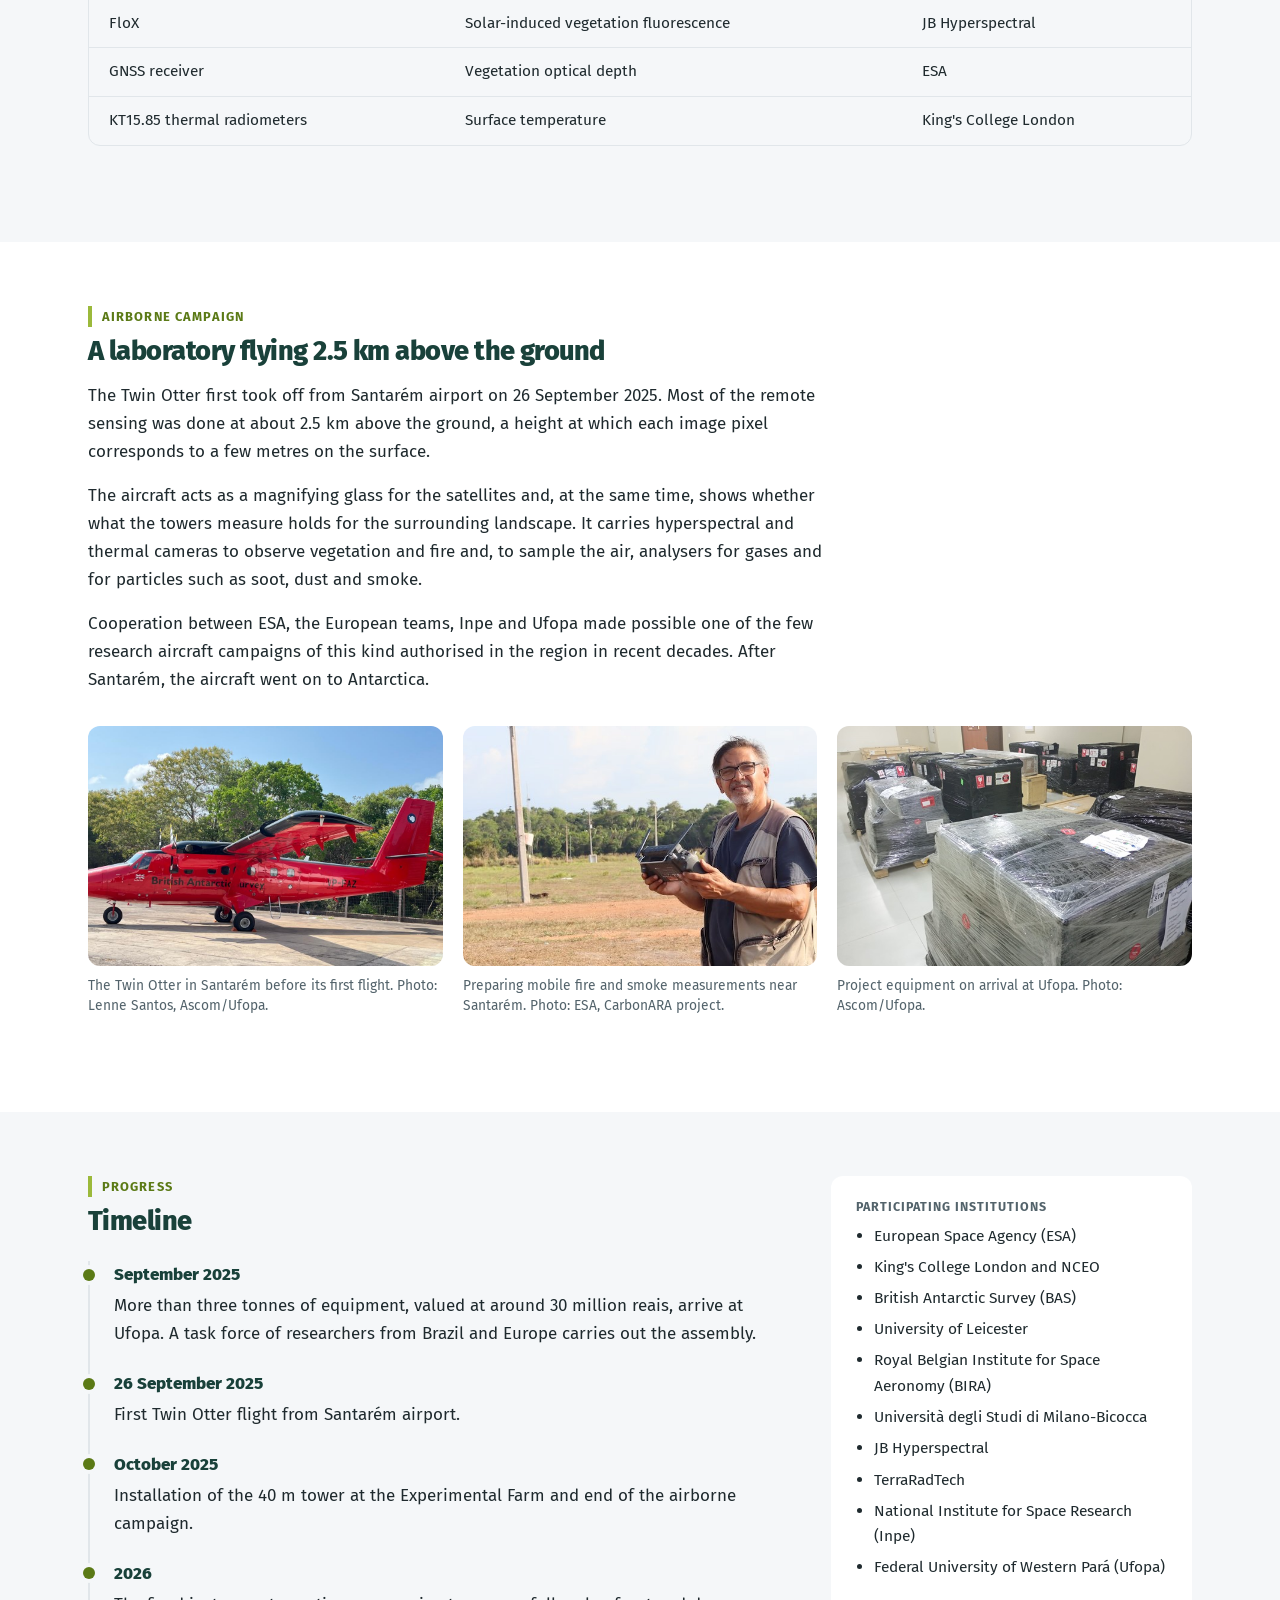
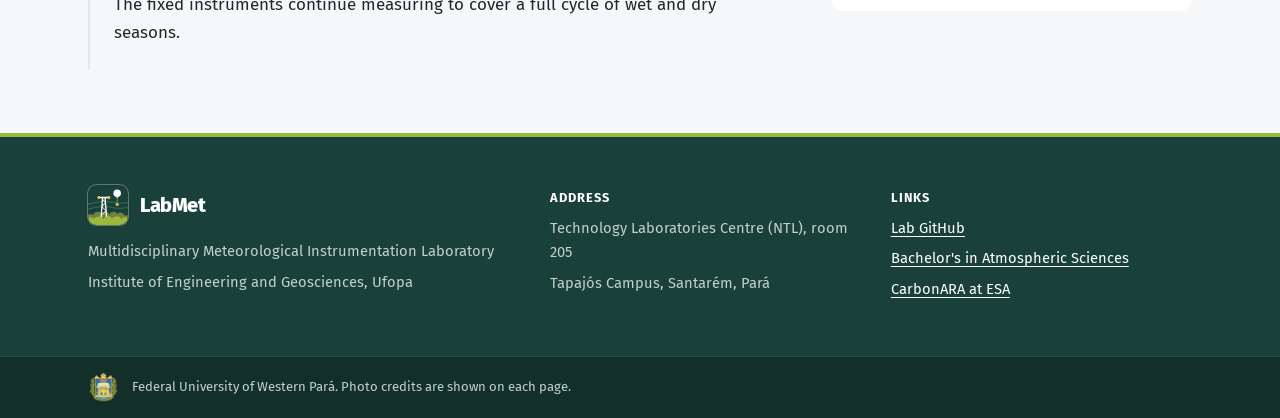
<file: en/carbonara.html>
<!doctype html>
<html lang="en">
<head>
  <meta charset="utf-8">
  <meta name="viewport" content="width=device-width, initial-scale=1">
  <title>CarbonARA-Brazil | LabMet UFOPA</title>
  <meta name="description" content="The CarbonARA project measures greenhouse gases and fire emissions around Santarém using towers, an aircraft and satellites. Ufopa coordinates the local activities.">
  <meta property="og:title" content="CarbonARA-Brazil | LabMet UFOPA">
  <meta property="og:description" content="The CarbonARA project measures greenhouse gases and fire emissions around Santarém using towers, an aircraft and satellites. Ufopa coordinates the local activities.">
  <meta property="og:type" content="website">
  <meta property="og:url" content="https://labmet-ufopa.github.io/en/carbonara.html">
  <meta property="og:image" content="https://labmet-ufopa.github.io/assets/img/fotos/twin-otter-hangar.jpg">
  <meta property="og:locale" content="en_GB">
  <link rel="alternate" hreflang="pt-BR" href="https://labmet-ufopa.github.io/carbonara.html">
  <link rel="alternate" hreflang="en" href="https://labmet-ufopa.github.io/en/carbonara.html">
  <link rel="alternate" hreflang="x-default" href="https://labmet-ufopa.github.io/carbonara.html">
  <link rel="icon" href="../assets/img/logo.svg" type="image/svg+xml">
  <link rel="preconnect" href="https://fonts.googleapis.com">
  <link rel="preconnect" href="https://fonts.gstatic.com" crossorigin>
  <link rel="stylesheet" href="https://fonts.googleapis.com/css2?family=Fira+Sans:wght@400;600;700;800;900&display=swap">
  <link rel="stylesheet" href="../assets/css/style.css?v=20260929c">
</head>
<body>
  <a class="pular" href="#conteudo">Skip to content</a>

  <div class="barra-ufopa">
    <div class="container">
      <a class="ufopa-marca" href="https://www.ufopa.edu.br/"><img src="../assets/img/ufopa-brasao.png" alt="Ufopa coat of arms" width="30" height="30"><span>Federal University of Western Pará</span></a>
      <div class="barra-direita">
        <a class="ufopa-instituto" href="https://ieg.ufopa.edu.br/">Institute of Engineering and Geosciences</a>
        <nav class="idiomas" aria-label="Language">
          <a href="../carbonara.html" hreflang="pt-BR" lang="pt-BR" title="Português (Brasil)"><img src="../assets/img/bandeira-br.svg" alt="" width="24" height="16"><span>PT</span></a>
          <a href="carbonara.html" hreflang="en" lang="en" aria-current="true" title="English"><img src="../assets/img/bandeira-uk.svg" alt="" width="24" height="16"><span>EN</span></a>
        </nav>
      </div>
    </div>
  </div>

  <header class="cabecalho">
    <div class="container">
      <a class="marca" href="index.html">
        <img src="../assets/img/logo.svg" alt="" width="44" height="44">
        <span>
          <span class="marca-nome">LabMet</span>
          <span class="marca-desc">Meteorological Instrumentation · Ufopa</span>
        </span>
      </a>
      <button class="menu-botao" type="button" aria-expanded="false" aria-controls="menu-principal" hidden><span class="menu-icone" aria-hidden="true"></span>Menu</button>
      <nav class="menu" id="menu-principal" aria-label="Main">
        <ul>
          <li><a href="index.html">Home</a></li>
          <li><a href="carbonara.html" aria-current="page">CarbonARA</a></li>
          <li><a href="radiossondas.html">Radiosondes</a></li>
          <li><a href="produtos.html">Products</a></li>
          <li><a href="publicacoes.html">Publications</a></li>
          <li><a href="equipe.html">Team</a></li>
          <li><a href="contato.html">Contact</a></li>
        </ul>
      </nav>
    </div>
  </header>

  <main id="conteudo">
    <section class="hero hero-interno">
      <img src="../assets/img/fotos/esa-aviao-instrumentos.jpg" alt="Red British Antarctic Survey research aircraft inside a hangar in Santarém">
      <div class="container">
        <p class="migalha"><a href="index.html">Home</a> / Projects</p>
        <h1>CarbonARA-Brazil</h1>
        <p class="hero-texto">Is the Amazon rainforest still removing carbon from the atmosphere, or does it now emit more than it absorbs? The project is measuring the answer around Santarém.</p>
      </div>
      <p class="credito">Photo: ESA, CarbonARA project</p>
    </section>

    <section class="secao">
      <div class="container colunas">
        <div>
          <p class="sobretitulo">The project</p>
          <h2>Direct measurements where there are now only estimates</h2>
          <p>There are signs that the Amazon's capacity to absorb carbon is declining because of deforestation, forest degradation, droughts and fire. Some areas may already emit more than they absorb. Current estimates rely heavily on satellites and models, and there are too few direct measurements to check them.</p>
          <p>The Committee on Earth Observation Satellites (CEOS) identifies the Amazon as a possible tipping point for carbon emissions and has called for a large-scale field experiment in the region. CarbonARA (Carbon Amazon Rainforest Activity) is the response to that call.</p>
          <p>The project brings together ground, airborne and satellite measurements over a 100 by 100 km area around Santarém, which includes primary forest, secondary forest, farmland and degraded land.</p>
          <p>It is funded by the European Space Agency (ESA) and led by King's College London. In Brazil, it is carried out by the National Institute for Space Research (Inpe) under the GAS-AMZ project, coordinated by Luiz Aragão. Ufopa is the only university from the Amazon region in the consortium and is responsible for coordinating activities on the ground, with Professor Julio Tota as local coordinator.</p>
        </div>

        <aside class="lateral">
          <h2>Summary</h2>
          <p><strong>Duration:</strong> two years, from 2025</p>
          <p><strong>Funding:</strong> European Space Agency (ESA)</p>
          <p><strong>Lead:</strong> King's College London</p>
          <p><strong>In Brazil:</strong> Inpe, GAS-AMZ project</p>
          <p><strong>Local coordination:</strong> Julio Tota, Ufopa</p>
          <p><strong>Study area:</strong> 100 × 100 km around Santarém</p>
          <h2>Official pages</h2>
          <ul>
            <li><a href="https://climate.esa.int/en/supporting-the-paris-agreement/CarbonARA/">CarbonARA at ESA</a></li>
            <li><a href="https://www.nceo.ac.uk/news-media/carbonara-international-climate-science-team-launches-groundbreaking-campaign-in-the-amazon/">NCEO, United Kingdom</a></li>
            <li><a href="https://www.kcl.ac.uk/news/kings-leads-major-international-effort-to-monitor-amazons-climate-tipping-point">King's College London</a></li>
          </ul>
        </aside>
      </div>

      <div class="container">
        <blockquote>
          <p>Our main scientific interest is to understand how measurements taken from the ground up and from the sky down fit together, so that we can monitor fires and their emissions in three dimensions.</p>
          <footer>Julio Tota, the project's local coordinator, in an interview with Ascom/Ufopa</footer>
        </blockquote>
      </div>
    </section>

    <section class="secao secao-suave">
      <div class="container">
        <p class="sobretitulo">How we measure</p>
        <h2>Three ways of observing the same area</h2>
        <div class="trio">
          <article>
            <img src="../assets/img/fotos/esa-torre-instrumentos.jpg" alt="Top of a tower with instruments above the tree canopy">
            <div>
              <h3>On the ground</h3>
              <p>Two fixed tower measurement sites, one in primary forest and one in secondary forest, plus air quality and smoke sensors at nearby locations such as schools.</p>
              <p>Mobile teams with drones travel to fire hotspots flagged in real time by satellites.</p>
            </div>
          </article>
          <article>
            <img src="../assets/img/fotos/esa-voo-teste.jpg" alt="Red twin-engine aircraft in flight">
            <div>
              <h3>In the air</h3>
              <p>A British Antarctic Survey Twin Otter aircraft flew over the Tapajós National Forest, the Experimental Farm, deforested areas and active fires between late September and late October 2025.</p>
              <p>Around 55 flight hours were planned, in 15 legs of 4 hours.</p>
            </div>
          </article>
          <article>
            <img src="../assets/img/fotos/esa-floresta-secundaria.jpg" alt="Secondary forest and open land seen from the aircraft window">
            <div>
              <h3>From space</h3>
              <p>Satellites from ESA and other agencies pass over the area while the aircraft and towers are taking their measurements.</p>
              <p>The comparison shows how accurate the orbital measurements are and helps to correct climate models.</p>
            </div>
          </article>
        </div>
      </div>
    </section>

    <section class="secao">
      <div class="container">
        <div class="texto">
          <p class="sobretitulo">Science</p>
          <h2>What the project investigates</h2>
          <p>The measurements are organised into three themes.</p>

          <h3>1. Greenhouse gas fluxes across the landscape</h3>
          <p>How much CO<sub>2</sub>, methane and nitrous oxide each type of land cover exchanges with the atmosphere, without the influence of fire. The aim is to reduce the uncertainty of these estimates for the Amazon.</p>

          <h3>2. Vegetation processes and carbon stocks</h3>
          <p>How the forest functions over the day and across the seasons. The towers measure evapotranspiration and solar-induced vegetation fluorescence, a signal of photosynthesis that can also be observed by satellite.</p>

          <h3>3. Fire: intensity, emissions and impact</h3>
          <p>What fires emit in each vegetation type and season, including greenhouse gases, other reactive gases and particulate matter. The aircraft samples high smoke plumes that cannot be reached from the ground or by small drones. The data also show what satellites miss and help to assess the effect of smoke on air quality and health.</p>

          <p>The results are also used to validate data from operational satellites, such as Sentinel-2, Sentinel-3 and Sentinel-5P, and from new or planned missions, such as BIOMASS, FLEX and CO2M.</p>
        </div>

        <figure class="figura-media">
          <img src="../assets/img/fotos/esa-mapa-sitios.jpg" alt="Satellite image of the region between Manaus and Santarém showing the outline of the flight area, fire hotspots in red and the locations of the towers and Santarém airport">
          <figcaption>Operating area of the airborne campaign and measurement sites. The red dots are fire hotspots detected by satellite. Image: ESA, CarbonARA project.</figcaption>
        </figure>
      </div>
    </section>

    <section class="secao secao-suave">
      <div class="container">
        <p class="sobretitulo">In the field</p>
        <h2>Measurement sites</h2>

        <div class="colunas">
          <div>
            <h3>Ufopa Experimental Farm, secondary forest</h3>
            <p>The farm is at km 37 of the Santarém–Curuá-Una highway (PA-370) and covers about 660 hectares. In 2025 it received a 40-metre micrometeorological tower, assembled and installed under the coordination of Professor Julio Tota.</p>
            <p>The site already hosted a SONDA network station (Inpe and Ufopa), which measures solar radiation and wind, and the Atmospheric Observatory, with an AERONET photometer that measures aerosols by day and night. This measurement is important in the dry season, when smoke from fires increases.</p>
          </div>
          <figure style="margin:0">
            <img src="../assets/img/fotos/torre-fazenda.jpg" alt="Aerial view of a narrow metal tower above the tree canopy, with open land in the background">
            <figcaption>40 m tower at the Experimental Farm. Photo: Avner Gaspar, Ascom/Ufopa.</figcaption>
          </figure>
        </div>

        <div class="rolagem">
          <table>
            <caption>New instruments at the Experimental Farm</caption>
            <thead>
              <tr><th>Instrument</th><th>What it measures</th><th>Responsible</th></tr>
            </thead>
            <tbody>
              <tr><td>Open-path methane analyser (LI-COR)</td><td>Methane concentration and flux</td><td>Ufopa</td></tr>
              <tr><td>IRGASON (Campbell Scientific)</td><td>CO<sub>2</sub>, water vapour and energy fluxes</td><td>Ufopa</td></tr>
              <tr><td>FloX</td><td>Solar-induced vegetation fluorescence</td><td>JB Hyperspectral</td></tr>
              <tr><td>Pandora spectrometer</td><td>Trace gases in the atmospheric column</td><td>ESA</td></tr>
            </tbody>
          </table>
        </div>

        <div class="colunas">
          <div>
            <h3>Tapajós National Forest, km 67, primary forest</h3>
            <p>The Tapajós National Forest covers 450,000 hectares of upland (terra firme) forest. The km 67 site is part of the LBA programme and lies in a little-disturbed area, with emergent trees and many epiphytes.</p>
            <p>The site has a 65-metre flux tower and a 45-metre tower with a staircase, managed by Ufopa, which received the campaign's new instruments.</p>
            <p>Scientific sampling in the protected area is authorised by ICMBio.</p>
          </div>
          <figure style="margin:0">
            <img src="../assets/img/fotos/esa-torre-45m.jpg" alt="Lattice metal tower seen from below, among palm trees and tall trees" style="max-height:26rem;object-fit:cover">
            <figcaption>45 m tower in the Tapajós National Forest. Photo: ESA, CarbonARA project.</figcaption>
          </figure>
        </div>

        <div class="rolagem">
          <table>
            <caption>New instruments on the 45 m tower at km 67</caption>
            <thead>
              <tr><th>Instrument</th><th>What it measures</th><th>Responsible</th></tr>
            </thead>
            <tbody>
              <tr><td>L-band radiometer</td><td>Vegetation optical depth</td><td>TerraRadTech</td></tr>
              <tr><td>FloX</td><td>Solar-induced vegetation fluorescence</td><td>JB Hyperspectral</td></tr>
              <tr><td>GNSS receiver</td><td>Vegetation optical depth</td><td>ESA</td></tr>
              <tr><td>KT15.85 thermal radiometers</td><td>Surface temperature</td><td>King's College London</td></tr>
            </tbody>
          </table>
        </div>
      </div>
    </section>

    <section class="secao">
      <div class="container">
        <p class="sobretitulo">Airborne campaign</p>
        <h2>A laboratory flying 2.5 km above the ground</h2>
        <div class="texto">
          <p>The Twin Otter first took off from Santarém airport on 26 September 2025. Most of the remote sensing was done at about 2.5 km above the ground, a height at which each image pixel corresponds to a few metres on the surface.</p>
          <p>The aircraft acts as a magnifying glass for the satellites and, at the same time, shows whether what the towers measure holds for the surrounding landscape. It carries hyperspectral and thermal cameras to observe vegetation and fire and, to sample the air, analysers for gases and for particles such as soot, dust and smoke.</p>
          <p>Cooperation between ESA, the European teams, Inpe and Ufopa made possible one of the few research aircraft campaigns of this kind authorised in the region in recent decades. After Santarém, the aircraft went on to Antarctica.</p>
        </div>

        <div class="galeria">
          <figure>
            <img src="../assets/img/fotos/twin-otter-hangar.jpg" alt="Red twin-engine aircraft parked on the apron, with trees in the background">
            <figcaption>The Twin Otter in Santarém before its first flight. Photo: Lenne Santos, Ascom/Ufopa.</figcaption>
          </figure>
          <figure>
            <img src="../assets/img/fotos/esa-medidas-moveis.jpg" alt="Researcher holding a drone controller in an open area, with the forest in the background">
            <figcaption>Preparing mobile fire and smoke measurements near Santarém. Photo: ESA, CarbonARA project.</figcaption>
          </figure>
          <figure>
            <img src="../assets/img/fotos/equipamentos-carbonara.jpg" alt="Packed boxes of scientific equipment stacked in a room">
            <figcaption>Project equipment on arrival at Ufopa. Photo: Ascom/Ufopa.</figcaption>
          </figure>
        </div>
      </div>
    </section>

    <section class="secao secao-suave">
      <div class="container colunas">
        <div>
          <p class="sobretitulo">Progress</p>
          <h2>Timeline</h2>
          <dl class="datas">
            <div><dt>September 2025</dt><dd>More than three tonnes of equipment, valued at around 30 million reais, arrive at Ufopa. A task force of researchers from Brazil and Europe carries out the assembly.</dd></div>
            <div><dt>26 September 2025</dt><dd>First Twin Otter flight from Santarém airport.</dd></div>
            <div><dt>October 2025</dt><dd>Installation of the 40 m tower at the Experimental Farm and end of the airborne campaign.</dd></div>
            <div><dt>2026</dt><dd>The fixed instruments continue measuring to cover a full cycle of wet and dry seasons.</dd></div>
          </dl>
        </div>
        <aside class="lateral">
          <h2>Participating institutions</h2>
          <ul>
            <li>European Space Agency (ESA)</li>
            <li>King's College London and NCEO</li>
            <li>British Antarctic Survey (BAS)</li>
            <li>University of Leicester</li>
            <li>Royal Belgian Institute for Space Aeronomy (BIRA)</li>
            <li>Università degli Studi di Milano-Bicocca</li>
            <li>JB Hyperspectral</li>
            <li>TerraRadTech</li>
            <li>National Institute for Space Research (Inpe)</li>
            <li>Federal University of Western Pará (Ufopa)</li>
          </ul>
        </aside>
      </div>
    </section>
  </main>

  <footer class="rodape">
    <div class="container">
      <div>
        <div class="marca-rodape"><img src="../assets/img/logo.svg" alt="" width="40" height="40"><span>LabMet</span></div>
        <p>Multidisciplinary Meteorological Instrumentation Laboratory</p>
        <p>Institute of Engineering and Geosciences, Ufopa</p>
      </div>
      <div>
        <p><strong>Address</strong></p>
        <p>Technology Laboratories Centre (NTL), room 205</p>
        <p>Tapajós Campus, Santarém, Pará</p>
      </div>
      <div>
        <p><strong>Links</strong></p>
        <p><a href="https://github.com/labmet-ufopa">Lab GitHub</a></p>
        <p><a href="https://ieg.ufopa.edu.br/ieg/graduacao/bacharelado-em-ciencias-atmosfericas/">Bachelor's in Atmospheric Sciences</a></p>
        <p><a href="https://climate.esa.int/en/supporting-the-paris-agreement/CarbonARA/">CarbonARA at ESA</a></p>
      </div>
    </div>
    <div class="rodape-fim">
      <div class="container"><img src="../assets/img/ufopa-brasao.png" alt="" width="32" height="32"><span>Federal University of Western Pará. Photo credits are shown on each page.</span></div>
    </div>
  </footer>
  <script src="../assets/js/menu.js?v=20260929c"></script>
</body>
</html>
</file>
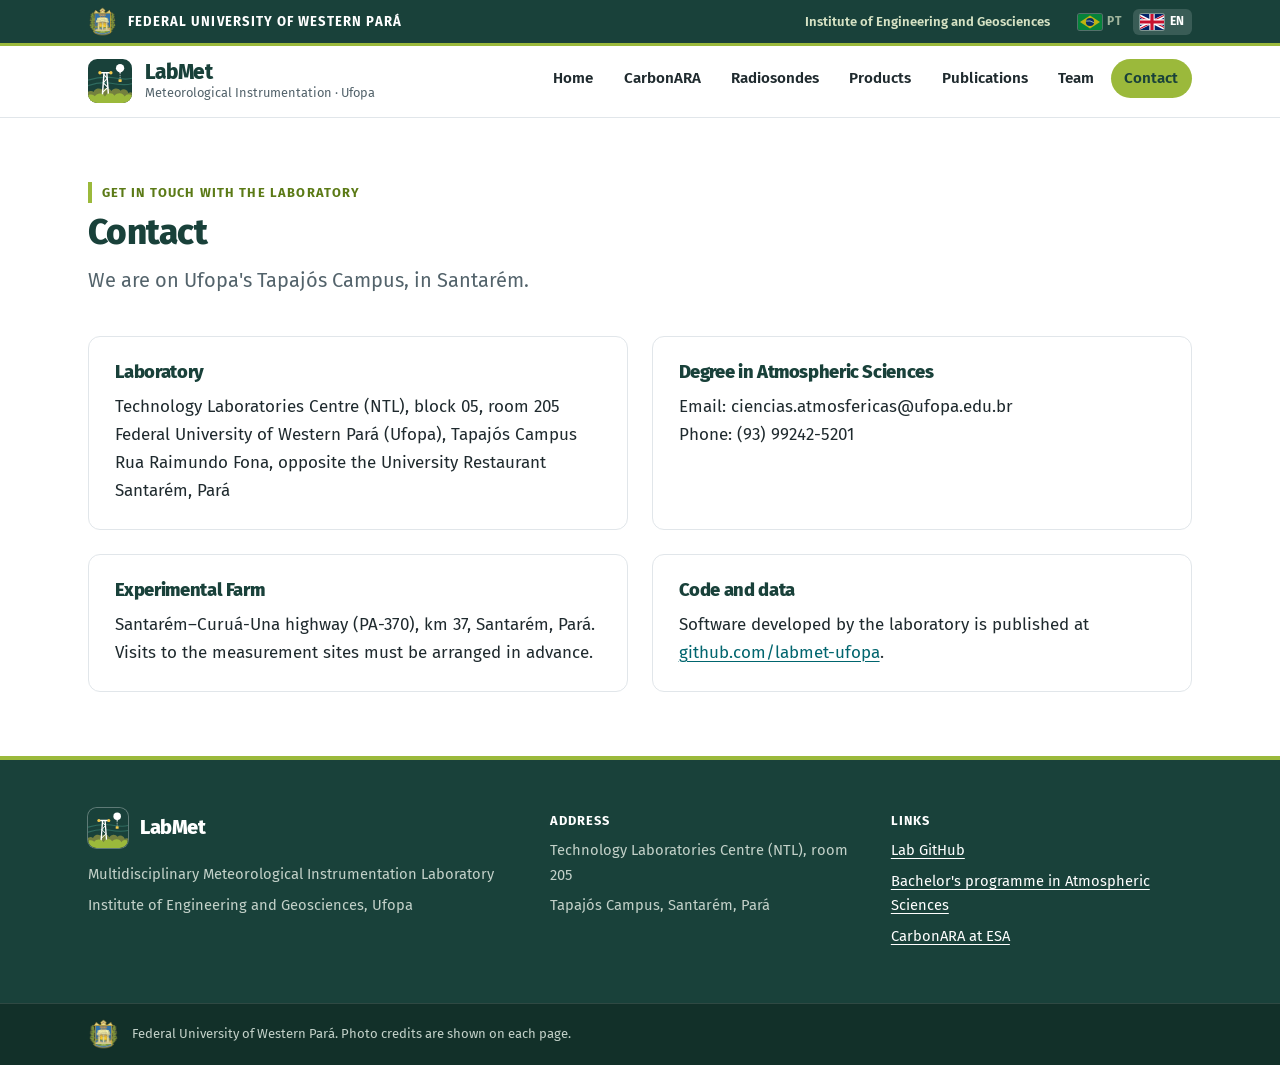
<file: en/contato.html>
<!doctype html>
<html lang="en">
<head>
  <meta charset="utf-8">
  <meta name="viewport" content="width=device-width, initial-scale=1">
  <title>Contact | LabMet UFOPA</title>
  <meta name="description" content="Address and contact details of the Multidisciplinary Meteorological Instrumentation Laboratory at Ufopa, in Santarém.">
  <meta property="og:title" content="Contact | LabMet UFOPA">
  <meta property="og:description" content="Address and contact details of the Multidisciplinary Meteorological Instrumentation Laboratory at Ufopa, in Santarém.">
  <meta property="og:type" content="website">
  <meta property="og:url" content="https://labmet-ufopa.github.io/en/contato.html">
  <meta property="og:image" content="https://labmet-ufopa.github.io/assets/img/fotos/twin-otter-hangar.jpg">
  <meta property="og:locale" content="en_GB">
  <link rel="alternate" hreflang="pt-BR" href="https://labmet-ufopa.github.io/contato.html">
  <link rel="alternate" hreflang="en" href="https://labmet-ufopa.github.io/en/contato.html">
  <link rel="alternate" hreflang="x-default" href="https://labmet-ufopa.github.io/contato.html">
  <link rel="icon" href="../assets/img/logo.svg" type="image/svg+xml">
  <link rel="preconnect" href="https://fonts.googleapis.com">
  <link rel="preconnect" href="https://fonts.gstatic.com" crossorigin>
  <link rel="stylesheet" href="https://fonts.googleapis.com/css2?family=Fira+Sans:wght@400;600;700;800;900&display=swap">
  <link rel="stylesheet" href="../assets/css/style.css?v=20260929c">
</head>
<body>
  <a class="pular" href="#conteudo">Skip to content</a>

  <div class="barra-ufopa">
    <div class="container">
      <a class="ufopa-marca" href="https://www.ufopa.edu.br/"><img src="../assets/img/ufopa-brasao.png" alt="Ufopa coat of arms" width="30" height="30"><span>Federal University of Western Pará</span></a>
      <div class="barra-direita">
        <a class="ufopa-instituto" href="https://ieg.ufopa.edu.br/">Institute of Engineering and Geosciences</a>
        <nav class="idiomas" aria-label="Language">
          <a href="../contato.html" hreflang="pt-BR" lang="pt-BR" title="Português (Brasil)"><img src="../assets/img/bandeira-br.svg" alt="" width="24" height="16"><span>PT</span></a>
          <a href="contato.html" hreflang="en" lang="en" aria-current="true" title="English"><img src="../assets/img/bandeira-uk.svg" alt="" width="24" height="16"><span>EN</span></a>
        </nav>
      </div>
    </div>
  </div>

  <header class="cabecalho">
    <div class="container">
      <a class="marca" href="index.html">
        <img src="../assets/img/logo.svg" alt="" width="44" height="44">
        <span>
          <span class="marca-nome">LabMet</span>
          <span class="marca-desc">Meteorological Instrumentation · Ufopa</span>
        </span>
      </a>
      <button class="menu-botao" type="button" aria-expanded="false" aria-controls="menu-principal" hidden><span class="menu-icone" aria-hidden="true"></span>Menu</button>
      <nav class="menu" id="menu-principal" aria-label="Main">
        <ul>
          <li><a href="index.html">Home</a></li>
          <li><a href="carbonara.html">CarbonARA</a></li>
          <li><a href="radiossondas.html">Radiosondes</a></li>
          <li><a href="produtos.html">Products</a></li>
          <li><a href="publicacoes.html">Publications</a></li>
          <li><a href="equipe.html">Team</a></li>
          <li><a href="contato.html" aria-current="page">Contact</a></li>
        </ul>
      </nav>
    </div>
  </header>

  <main id="conteudo">
    <section class="secao">
      <div class="container">
        <p class="sobretitulo">Get in touch with the laboratory</p>
        <h1>Contact</h1>
        <p class="abertura" style="margin-bottom:2.5rem">We are on Ufopa's Tapajós Campus, in Santarém.</p>
        <div class="cartoes-contato">
          <section>
            <h2>Laboratory</h2>
            <p>Technology Laboratories Centre (NTL), block 05, room 205<br>
            Federal University of Western Pará (Ufopa), Tapajós Campus<br>
            Rua Raimundo Fona, opposite the University Restaurant<br>
            Santarém, Pará</p>
          </section>
          <section>
            <h2>Degree in Atmospheric Sciences</h2>
            <p>Email: ciencias.atmosfericas@ufopa.edu.br<br>
            Phone: (93) 99242-5201</p>
          </section>
          <section>
            <h2>Experimental Farm</h2>
            <p>Santarém–Curuá-Una highway (PA-370), km 37, Santarém, Pará. Visits to the measurement sites must be arranged in advance.</p>
          </section>
          <section>
            <h2>Code and data</h2>
            <p>Software developed by the laboratory is published at <a href="https://github.com/labmet-ufopa">github.com/labmet-ufopa</a>.</p>
          </section>
        </div>
      </div>
    </section>
  </main>

  <footer class="rodape">
    <div class="container">
      <div>
        <div class="marca-rodape"><img src="../assets/img/logo.svg" alt="" width="40" height="40"><span>LabMet</span></div>
        <p>Multidisciplinary Meteorological Instrumentation Laboratory</p>
        <p>Institute of Engineering and Geosciences, Ufopa</p>
      </div>
      <div>
        <p><strong>Address</strong></p>
        <p>Technology Laboratories Centre (NTL), room 205</p>
        <p>Tapajós Campus, Santarém, Pará</p>
      </div>
      <div>
        <p><strong>Links</strong></p>
        <p><a href="https://github.com/labmet-ufopa">Lab GitHub</a></p>
        <p><a href="https://ieg.ufopa.edu.br/ieg/graduacao/bacharelado-em-ciencias-atmosfericas/">Bachelor's programme in Atmospheric Sciences</a></p>
        <p><a href="https://climate.esa.int/en/supporting-the-paris-agreement/CarbonARA/">CarbonARA at ESA</a></p>
      </div>
    </div>
    <div class="rodape-fim">
      <div class="container"><img src="../assets/img/ufopa-brasao.png" alt="" width="32" height="32"><span>Federal University of Western Pará. Photo credits are shown on each page.</span></div>
    </div>
  </footer>
  <script src="../assets/js/menu.js?v=20260929c"></script>
</body>
</html>
</file>
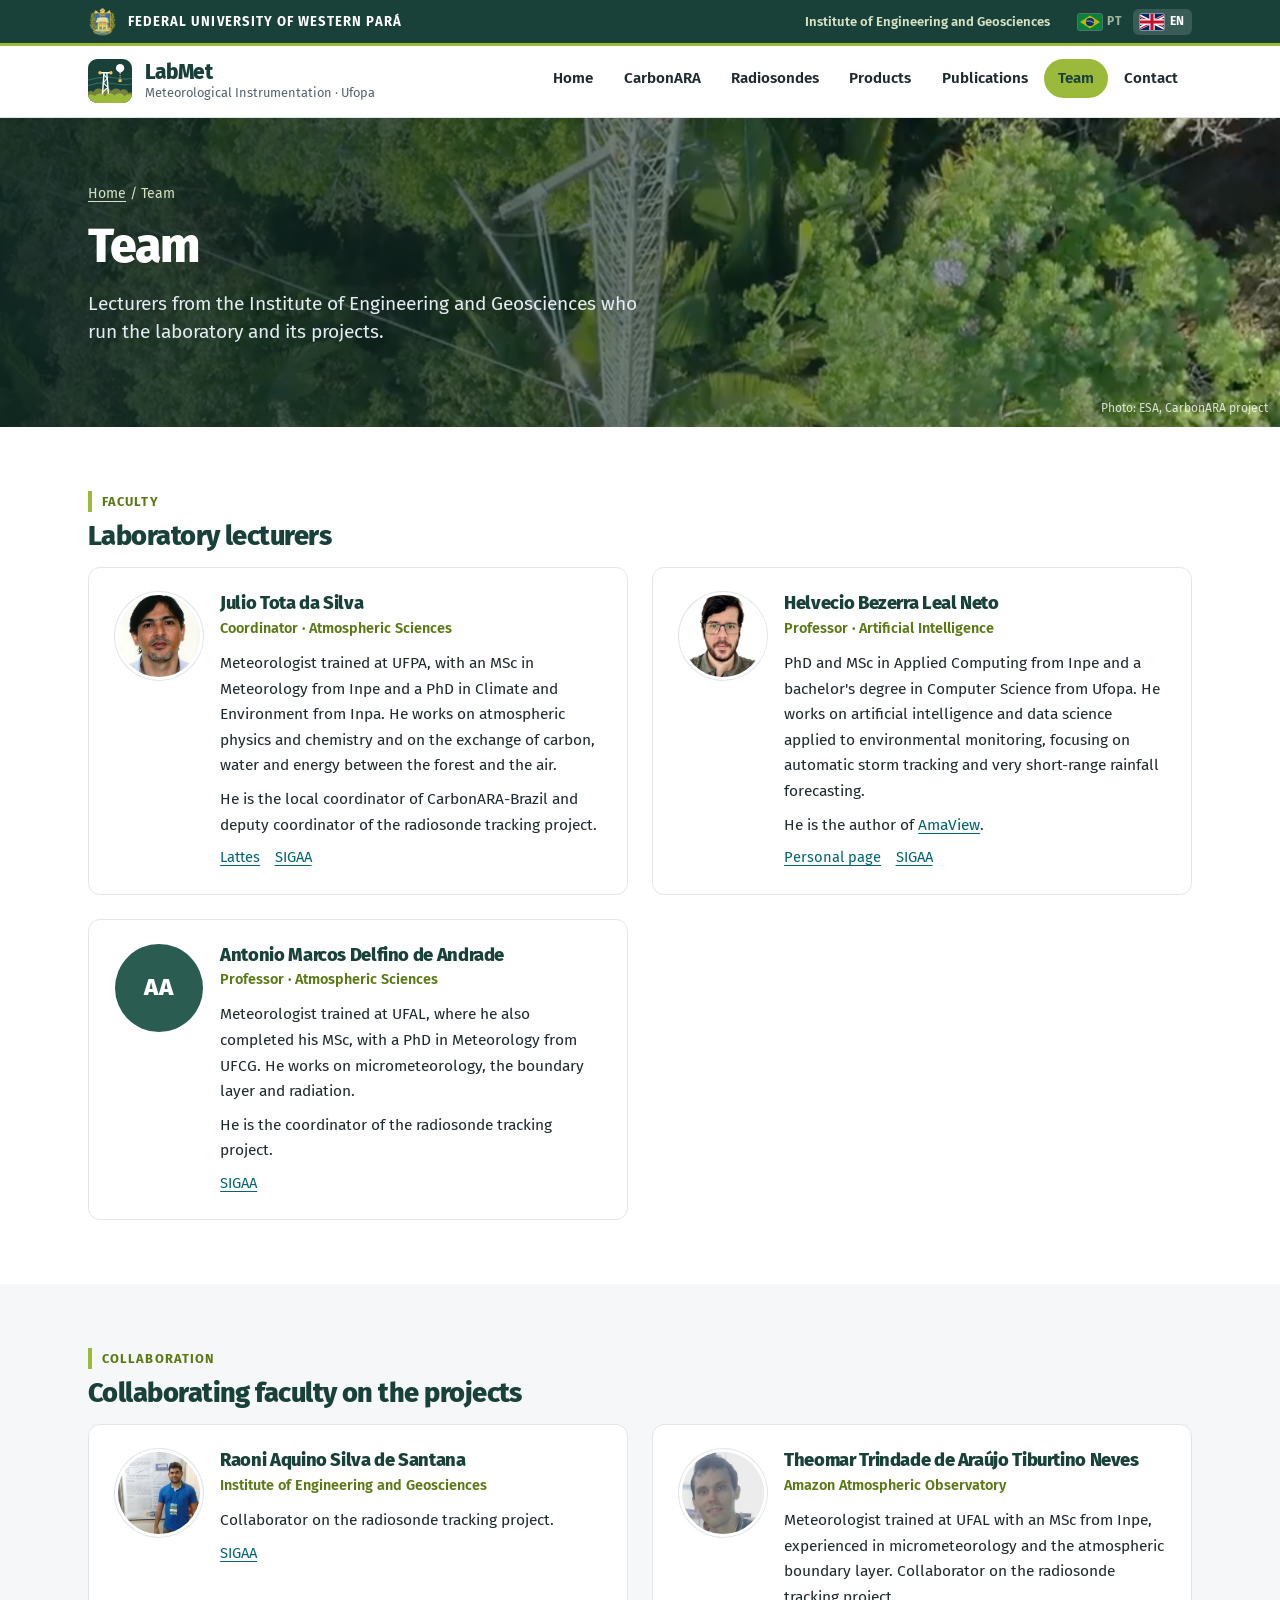
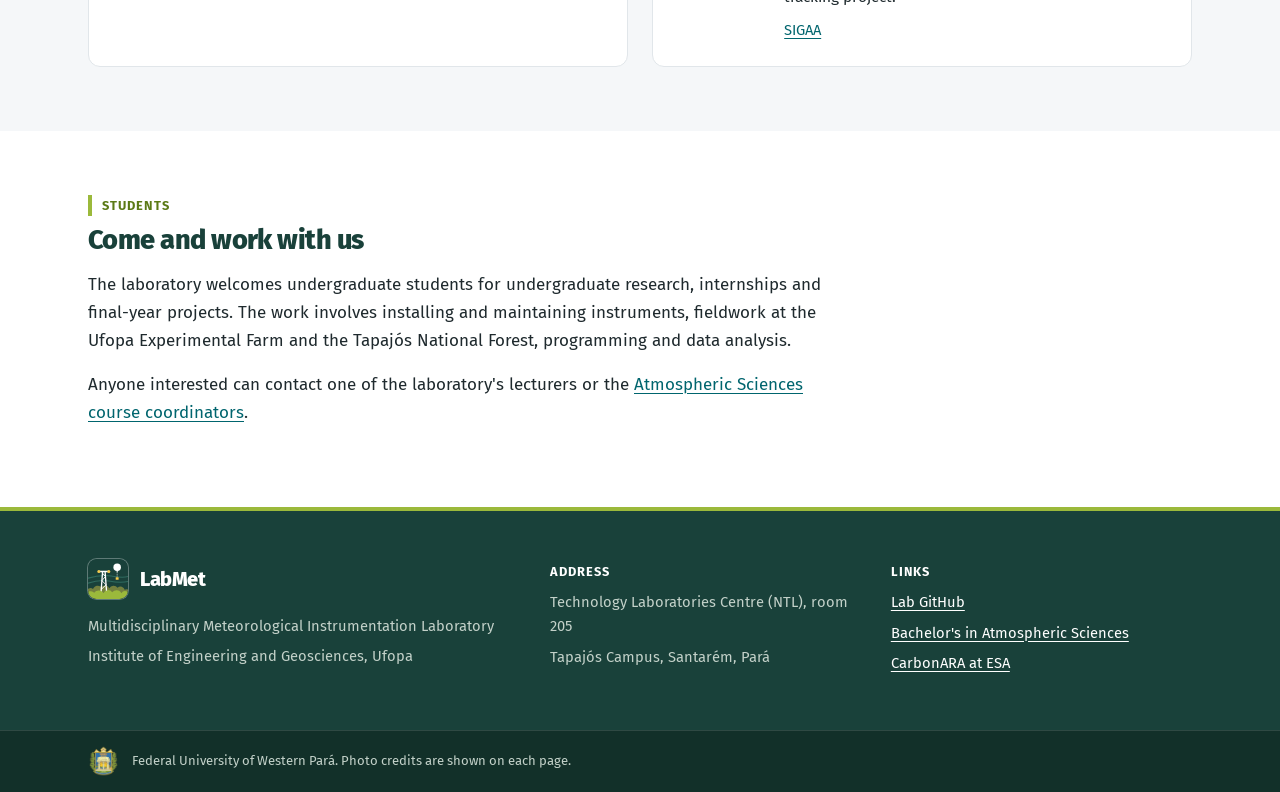
<file: en/equipe.html>
<!doctype html>
<html lang="en">
<head>
  <meta charset="utf-8">
  <meta name="viewport" content="width=device-width, initial-scale=1">
  <title>Team | LabMet UFOPA</title>
  <meta name="description" content="Coordination and faculty of the Multidisciplinary Meteorological Instrumentation Laboratory at Ufopa.">
  <meta property="og:title" content="Team | LabMet UFOPA">
  <meta property="og:description" content="Coordination and faculty of the Multidisciplinary Meteorological Instrumentation Laboratory at Ufopa.">
  <meta property="og:type" content="website">
  <meta property="og:url" content="https://labmet-ufopa.github.io/en/equipe.html">
  <meta property="og:image" content="https://labmet-ufopa.github.io/assets/img/fotos/twin-otter-hangar.jpg">
  <meta property="og:locale" content="en_GB">
  <link rel="alternate" hreflang="pt-BR" href="https://labmet-ufopa.github.io/equipe.html">
  <link rel="alternate" hreflang="en" href="https://labmet-ufopa.github.io/en/equipe.html">
  <link rel="alternate" hreflang="x-default" href="https://labmet-ufopa.github.io/equipe.html">
  <link rel="icon" href="../assets/img/logo.svg" type="image/svg+xml">
  <link rel="preconnect" href="https://fonts.googleapis.com">
  <link rel="preconnect" href="https://fonts.gstatic.com" crossorigin>
  <link rel="stylesheet" href="https://fonts.googleapis.com/css2?family=Fira+Sans:wght@400;600;700;800;900&display=swap">
  <link rel="stylesheet" href="../assets/css/style.css?v=20260929c">
</head>
<body>
  <a class="pular" href="#conteudo">Skip to content</a>

  <div class="barra-ufopa">
    <div class="container">
      <a class="ufopa-marca" href="https://www.ufopa.edu.br/"><img src="../assets/img/ufopa-brasao.png" alt="Ufopa coat of arms" width="30" height="30"><span>Federal University of Western Pará</span></a>
      <div class="barra-direita">
        <a class="ufopa-instituto" href="https://ieg.ufopa.edu.br/">Institute of Engineering and Geosciences</a>
        <nav class="idiomas" aria-label="Language">
          <a href="../equipe.html" hreflang="pt-BR" lang="pt-BR" title="Português (Brasil)"><img src="../assets/img/bandeira-br.svg" alt="" width="24" height="16"><span>PT</span></a>
          <a href="equipe.html" hreflang="en" lang="en" aria-current="true" title="English"><img src="../assets/img/bandeira-uk.svg" alt="" width="24" height="16"><span>EN</span></a>
        </nav>
      </div>
    </div>
  </div>

  <header class="cabecalho">
    <div class="container">
      <a class="marca" href="index.html">
        <img src="../assets/img/logo.svg" alt="" width="44" height="44">
        <span>
          <span class="marca-nome">LabMet</span>
          <span class="marca-desc">Meteorological Instrumentation · Ufopa</span>
        </span>
      </a>
      <button class="menu-botao" type="button" aria-expanded="false" aria-controls="menu-principal" hidden><span class="menu-icone" aria-hidden="true"></span>Menu</button>
      <nav class="menu" id="menu-principal" aria-label="Main">
        <ul>
          <li><a href="index.html">Home</a></li>
          <li><a href="carbonara.html">CarbonARA</a></li>
          <li><a href="radiossondas.html">Radiosondes</a></li>
          <li><a href="produtos.html">Products</a></li>
          <li><a href="publicacoes.html">Publications</a></li>
          <li><a href="equipe.html" aria-current="page">Team</a></li>
          <li><a href="contato.html">Contact</a></li>
        </ul>
      </nav>
    </div>
  </header>

  <main id="conteudo">
    <section class="hero hero-interno">
      <img src="../assets/img/fotos/esa-torre-instrumentos.jpg" alt="Metal tower with instruments seen from above, surrounded by the tree canopy">
      <div class="container">
        <p class="migalha"><a href="index.html">Home</a> / Team</p>
        <h1>Team</h1>
        <p class="hero-texto">Lecturers from the Institute of Engineering and Geosciences who run the laboratory and its projects.</p>
      </div>
      <p class="credito">Photo: ESA, CarbonARA project</p>
    </section>

    <section class="secao">
      <div class="container">
        <p class="sobretitulo">Faculty</p>
        <h2>Laboratory lecturers</h2>
        <ul class="pessoas">
          <li>
            <img class="foto" src="../assets/img/equipe/julio-tota.jpg" alt="Portrait of Julio Tota da Silva" width="88" height="88">
            <div>
              <h3>Julio Tota da Silva</h3>
              <p class="funcao">Coordinator · Atmospheric Sciences</p>
              <p>Meteorologist trained at UFPA, with an MSc in Meteorology from Inpe and a PhD in Climate and Environment from Inpa. He works on atmospheric physics and chemistry and on the exchange of carbon, water and energy between the forest and the air.</p>
              <p>He is the local coordinator of CarbonARA-Brazil and deputy coordinator of the radiosonde tracking project.</p>
              <p class="links"><a href="http://lattes.cnpq.br/3850475880747662">Lattes</a><a href="https://sigaa.ufopa.edu.br/sigaa/public/docente/portal.jsf?siape=2034627">SIGAA</a></p>
            </div>
          </li>
          <li>
            <img class="foto" src="../assets/img/equipe/helvecio-neto.jpg" alt="Portrait of Helvecio Bezerra Leal Neto" width="88" height="88">
            <div>
              <h3>Helvecio Bezerra Leal Neto</h3>
              <p class="funcao">Professor · Artificial Intelligence</p>
              <p>PhD and MSc in Applied Computing from Inpe and a bachelor's degree in Computer Science from Ufopa. He works on artificial intelligence and data science applied to environmental monitoring, focusing on automatic storm tracking and very short-range rainfall forecasting.</p>
              <p>He is the author of <a href="produtos.html">AmaView</a>.</p>
              <p class="links"><a href="https://helvecioneto.github.io/">Personal page</a><a href="https://sigaa.ufopa.edu.br/sigaa/public/docente/portal.jsf?siape=1335863">SIGAA</a></p>
            </div>
          </li>
          <li>
            <div class="iniciais" aria-hidden="true">AA</div>
            <div>
              <h3>Antonio Marcos Delfino de Andrade</h3>
              <p class="funcao">Professor · Atmospheric Sciences</p>
              <p>Meteorologist trained at UFAL, where he also completed his MSc, with a PhD in Meteorology from UFCG. He works on micrometeorology, the boundary layer and radiation.</p>
              <p>He is the coordinator of the radiosonde tracking project.</p>
              <p class="links"><a href="https://sigaa.ufopa.edu.br/sigaa/public/docente/portal.jsf?siape=1392029">SIGAA</a></p>
            </div>
          </li>
        </ul>
      </div>
    </section>

    <section class="secao secao-suave">
      <div class="container">
        <p class="sobretitulo">Collaboration</p>
        <h2>Collaborating faculty on the projects</h2>
        <ul class="pessoas">
          <li>
            <img class="foto" src="../assets/img/equipe/raoni-santana.jpg" alt="Portrait of Raoni Aquino Silva de Santana" width="88" height="88">
            <div>
              <h3>Raoni Aquino Silva de Santana</h3>
              <p class="funcao">Institute of Engineering and Geosciences</p>
              <p>Collaborator on the radiosonde tracking project.</p>
              <p class="links"><a href="https://sigaa.ufopa.edu.br/sigaa/public/docente/portal.jsf?siape=2195729">SIGAA</a></p>
            </div>
          </li>
          <li>
            <img class="foto" src="../assets/img/equipe/theomar-neves.jpg" alt="Portrait of Theomar Trindade de Araújo Tiburtino Neves" width="88" height="88">
            <div>
              <h3>Theomar Trindade de Araújo Tiburtino Neves</h3>
              <p class="funcao">Amazon Atmospheric Observatory</p>
              <p>Meteorologist trained at UFAL with an MSc from Inpe, experienced in micrometeorology and the atmospheric boundary layer. Collaborator on the radiosonde tracking project.</p>
              <p class="links"><a href="https://sigaa.ufopa.edu.br/sigaa/public/docente/portal.jsf?siape=2375444">SIGAA</a></p>
            </div>
          </li>
        </ul>
      </div>
    </section>

    <section class="secao">
      <div class="container">
        <div class="texto">
          <p class="sobretitulo">Students</p>
          <h2>Come and work with us</h2>
          <p>The laboratory welcomes undergraduate students for undergraduate research, internships and final-year projects. The work involves installing and maintaining instruments, fieldwork at the Ufopa Experimental Farm and the Tapajós National Forest, programming and data analysis.</p>
          <p>Anyone interested can contact one of the laboratory's lecturers or the <a href="contato.html">Atmospheric Sciences course coordinators</a>.</p>
        </div>
      </div>
    </section>
  </main>

  <footer class="rodape">
    <div class="container">
      <div>
        <div class="marca-rodape"><img src="../assets/img/logo.svg" alt="" width="40" height="40"><span>LabMet</span></div>
        <p>Multidisciplinary Meteorological Instrumentation Laboratory</p>
        <p>Institute of Engineering and Geosciences, Ufopa</p>
      </div>
      <div>
        <p><strong>Address</strong></p>
        <p>Technology Laboratories Centre (NTL), room 205</p>
        <p>Tapajós Campus, Santarém, Pará</p>
      </div>
      <div>
        <p><strong>Links</strong></p>
        <p><a href="https://github.com/labmet-ufopa">Lab GitHub</a></p>
        <p><a href="https://ieg.ufopa.edu.br/ieg/graduacao/bacharelado-em-ciencias-atmosfericas/">Bachelor's in Atmospheric Sciences</a></p>
        <p><a href="https://climate.esa.int/en/supporting-the-paris-agreement/CarbonARA/">CarbonARA at ESA</a></p>
      </div>
    </div>
    <div class="rodape-fim">
      <div class="container"><img src="../assets/img/ufopa-brasao.png" alt="" width="32" height="32"><span>Federal University of Western Pará. Photo credits are shown on each page.</span></div>
    </div>
  </footer>
  <script src="../assets/js/menu.js?v=20260929c"></script>
</body>
</html>
</file>
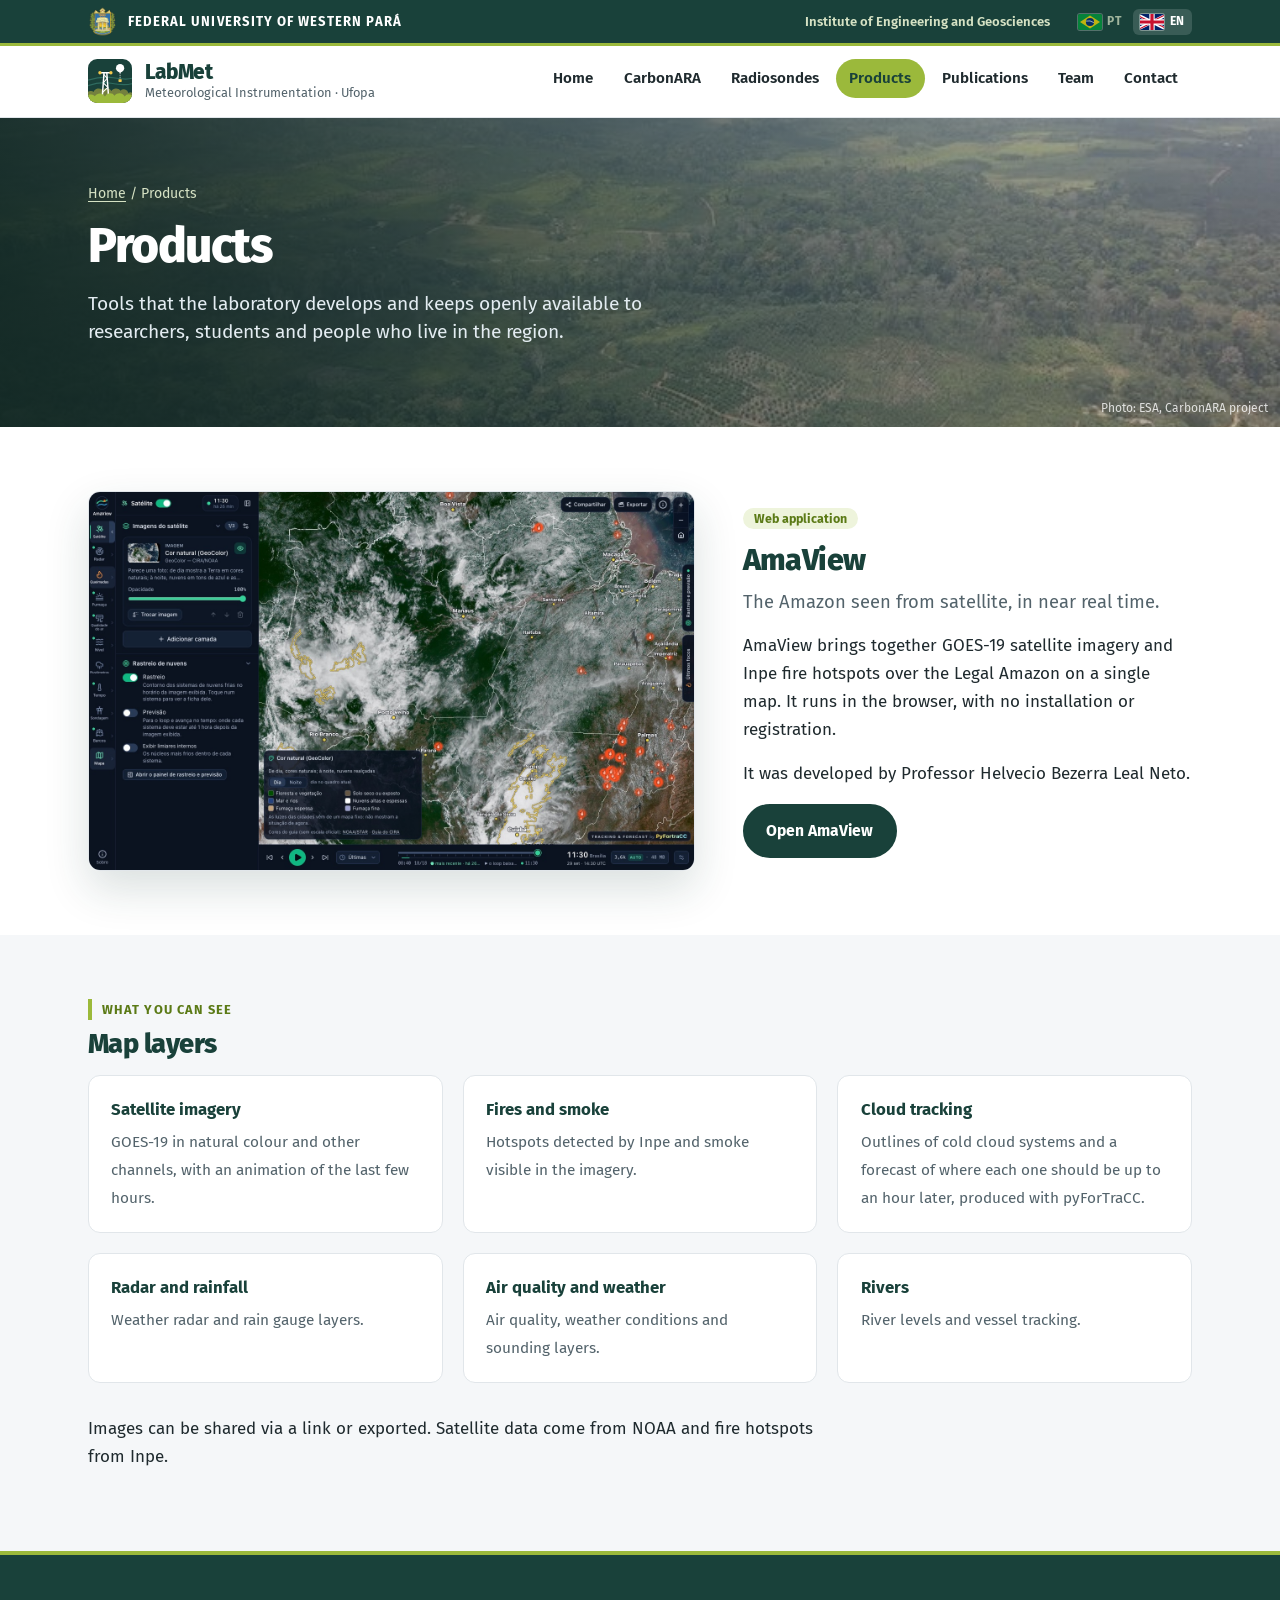
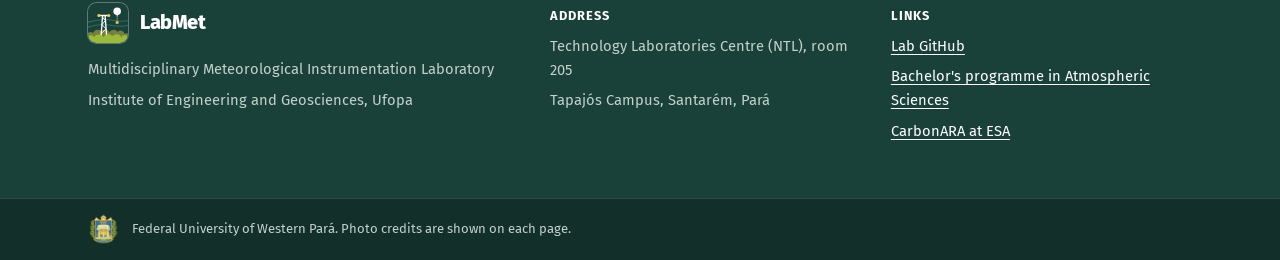
<file: en/produtos.html>
<!doctype html>
<html lang="en">
<head>
  <meta charset="utf-8">
  <meta name="viewport" content="width=device-width, initial-scale=1">
  <title>Products | LabMet UFOPA</title>
  <meta name="description" content="Tools and systems developed at the Multidisciplinary Meteorological Instrumentation Laboratory at Ufopa.">
  <meta property="og:title" content="Products | LabMet UFOPA">
  <meta property="og:description" content="Tools and systems developed at the Multidisciplinary Meteorological Instrumentation Laboratory at Ufopa.">
  <meta property="og:type" content="website">
  <meta property="og:url" content="https://labmet-ufopa.github.io/en/produtos.html">
  <meta property="og:image" content="https://labmet-ufopa.github.io/assets/img/fotos/twin-otter-hangar.jpg">
  <meta property="og:locale" content="en_GB">
  <link rel="alternate" hreflang="pt-BR" href="https://labmet-ufopa.github.io/produtos.html">
  <link rel="alternate" hreflang="en" href="https://labmet-ufopa.github.io/en/produtos.html">
  <link rel="alternate" hreflang="x-default" href="https://labmet-ufopa.github.io/produtos.html">
  <link rel="icon" href="../assets/img/logo.svg" type="image/svg+xml">
  <link rel="preconnect" href="https://fonts.googleapis.com">
  <link rel="preconnect" href="https://fonts.gstatic.com" crossorigin>
  <link rel="stylesheet" href="https://fonts.googleapis.com/css2?family=Fira+Sans:wght@400;600;700;800;900&display=swap">
  <link rel="stylesheet" href="../assets/css/style.css?v=20260929c">
</head>
<body>
  <a class="pular" href="#conteudo">Skip to content</a>

  <div class="barra-ufopa">
    <div class="container">
      <a class="ufopa-marca" href="https://www.ufopa.edu.br/"><img src="../assets/img/ufopa-brasao.png" alt="Ufopa coat of arms" width="30" height="30"><span>Federal University of Western Pará</span></a>
      <div class="barra-direita">
        <a class="ufopa-instituto" href="https://ieg.ufopa.edu.br/">Institute of Engineering and Geosciences</a>
        <nav class="idiomas" aria-label="Language">
          <a href="../produtos.html" hreflang="pt-BR" lang="pt-BR" title="Português (Brasil)"><img src="../assets/img/bandeira-br.svg" alt="" width="24" height="16"><span>PT</span></a>
          <a href="produtos.html" hreflang="en" lang="en" aria-current="true" title="English"><img src="../assets/img/bandeira-uk.svg" alt="" width="24" height="16"><span>EN</span></a>
        </nav>
      </div>
    </div>
  </div>

  <header class="cabecalho">
    <div class="container">
      <a class="marca" href="index.html">
        <img src="../assets/img/logo.svg" alt="" width="44" height="44">
        <span>
          <span class="marca-nome">LabMet</span>
          <span class="marca-desc">Meteorological Instrumentation · Ufopa</span>
        </span>
      </a>
      <button class="menu-botao" type="button" aria-expanded="false" aria-controls="menu-principal" hidden><span class="menu-icone" aria-hidden="true"></span>Menu</button>
      <nav class="menu" id="menu-principal" aria-label="Main">
        <ul>
          <li><a href="index.html">Home</a></li>
          <li><a href="carbonara.html">CarbonARA</a></li>
          <li><a href="radiossondas.html">Radiosondes</a></li>
          <li><a href="produtos.html" aria-current="page">Products</a></li>
          <li><a href="publicacoes.html">Publications</a></li>
          <li><a href="equipe.html">Team</a></li>
          <li><a href="contato.html">Contact</a></li>
        </ul>
      </nav>
    </div>
  </header>

  <main id="conteudo">
    <section class="hero hero-interno">
      <img src="../assets/img/fotos/esa-floresta-secundaria.jpg" alt="Landscape of forest and open areas seen from above, under a hazy sky">
      <div class="container">
        <p class="migalha"><a href="index.html">Home</a> / Products</p>
        <h1>Products</h1>
        <p class="hero-texto">Tools that the laboratory develops and keeps openly available to researchers, students and people who live in the region.</p>
      </div>
      <p class="credito">Photo: ESA, CarbonARA project</p>
    </section>

    <section class="secao">
      <div class="container produto">
        <a class="produto-imagem" href="https://helvecioneto.github.io/AmaView/"><img src="../assets/img/produtos/amaview.jpg" alt="AmaView screen with a satellite image of the Amazon, fire hotspots and outlines of cloud systems" width="1440" height="900"></a>
        <div>
          <span class="etiqueta">Web application</span>
          <h2>AmaView</h2>
          <p class="abertura" style="font-size:1.15rem">The Amazon seen from satellite, in near real time.</p>
          <p>AmaView brings together GOES-19 satellite imagery and Inpe fire hotspots over the Legal Amazon on a single map. It runs in the browser, with no installation or registration.</p>
          <p>It was developed by Professor Helvecio Bezerra Leal Neto.</p>
          <div class="botoes">
            <a class="botao botao-escuro" href="https://helvecioneto.github.io/AmaView/">Open AmaView</a>
          </div>
        </div>
      </div>
    </section>

    <section class="secao secao-suave">
      <div class="container">
        <p class="sobretitulo">What you can see</p>
        <h2>Map layers</h2>
        <ul class="recursos">
          <li><strong>Satellite imagery</strong><span>GOES-19 in natural colour and other channels, with an animation of the last few hours.</span></li>
          <li><strong>Fires and smoke</strong><span>Hotspots detected by Inpe and smoke visible in the imagery.</span></li>
          <li><strong>Cloud tracking</strong><span>Outlines of cold cloud systems and a forecast of where each one should be up to an hour later, produced with pyForTraCC.</span></li>
          <li><strong>Radar and rainfall</strong><span>Weather radar and rain gauge layers.</span></li>
          <li><strong>Air quality and weather</strong><span>Air quality, weather conditions and sounding layers.</span></li>
          <li><strong>Rivers</strong><span>River levels and vessel tracking.</span></li>
        </ul>
        <p class="texto" style="margin-top:2rem">Images can be shared via a link or exported. Satellite data come from NOAA and fire hotspots from Inpe.</p>
      </div>
    </section>
  </main>

  <footer class="rodape">
    <div class="container">
      <div>
        <div class="marca-rodape"><img src="../assets/img/logo.svg" alt="" width="40" height="40"><span>LabMet</span></div>
        <p>Multidisciplinary Meteorological Instrumentation Laboratory</p>
        <p>Institute of Engineering and Geosciences, Ufopa</p>
      </div>
      <div>
        <p><strong>Address</strong></p>
        <p>Technology Laboratories Centre (NTL), room 205</p>
        <p>Tapajós Campus, Santarém, Pará</p>
      </div>
      <div>
        <p><strong>Links</strong></p>
        <p><a href="https://github.com/labmet-ufopa">Lab GitHub</a></p>
        <p><a href="https://ieg.ufopa.edu.br/ieg/graduacao/bacharelado-em-ciencias-atmosfericas/">Bachelor's programme in Atmospheric Sciences</a></p>
        <p><a href="https://climate.esa.int/en/supporting-the-paris-agreement/CarbonARA/">CarbonARA at ESA</a></p>
      </div>
    </div>
    <div class="rodape-fim">
      <div class="container"><img src="../assets/img/ufopa-brasao.png" alt="" width="32" height="32"><span>Federal University of Western Pará. Photo credits are shown on each page.</span></div>
    </div>
  </footer>
  <script src="../assets/js/menu.js?v=20260929c"></script>
</body>
</html>
</file>
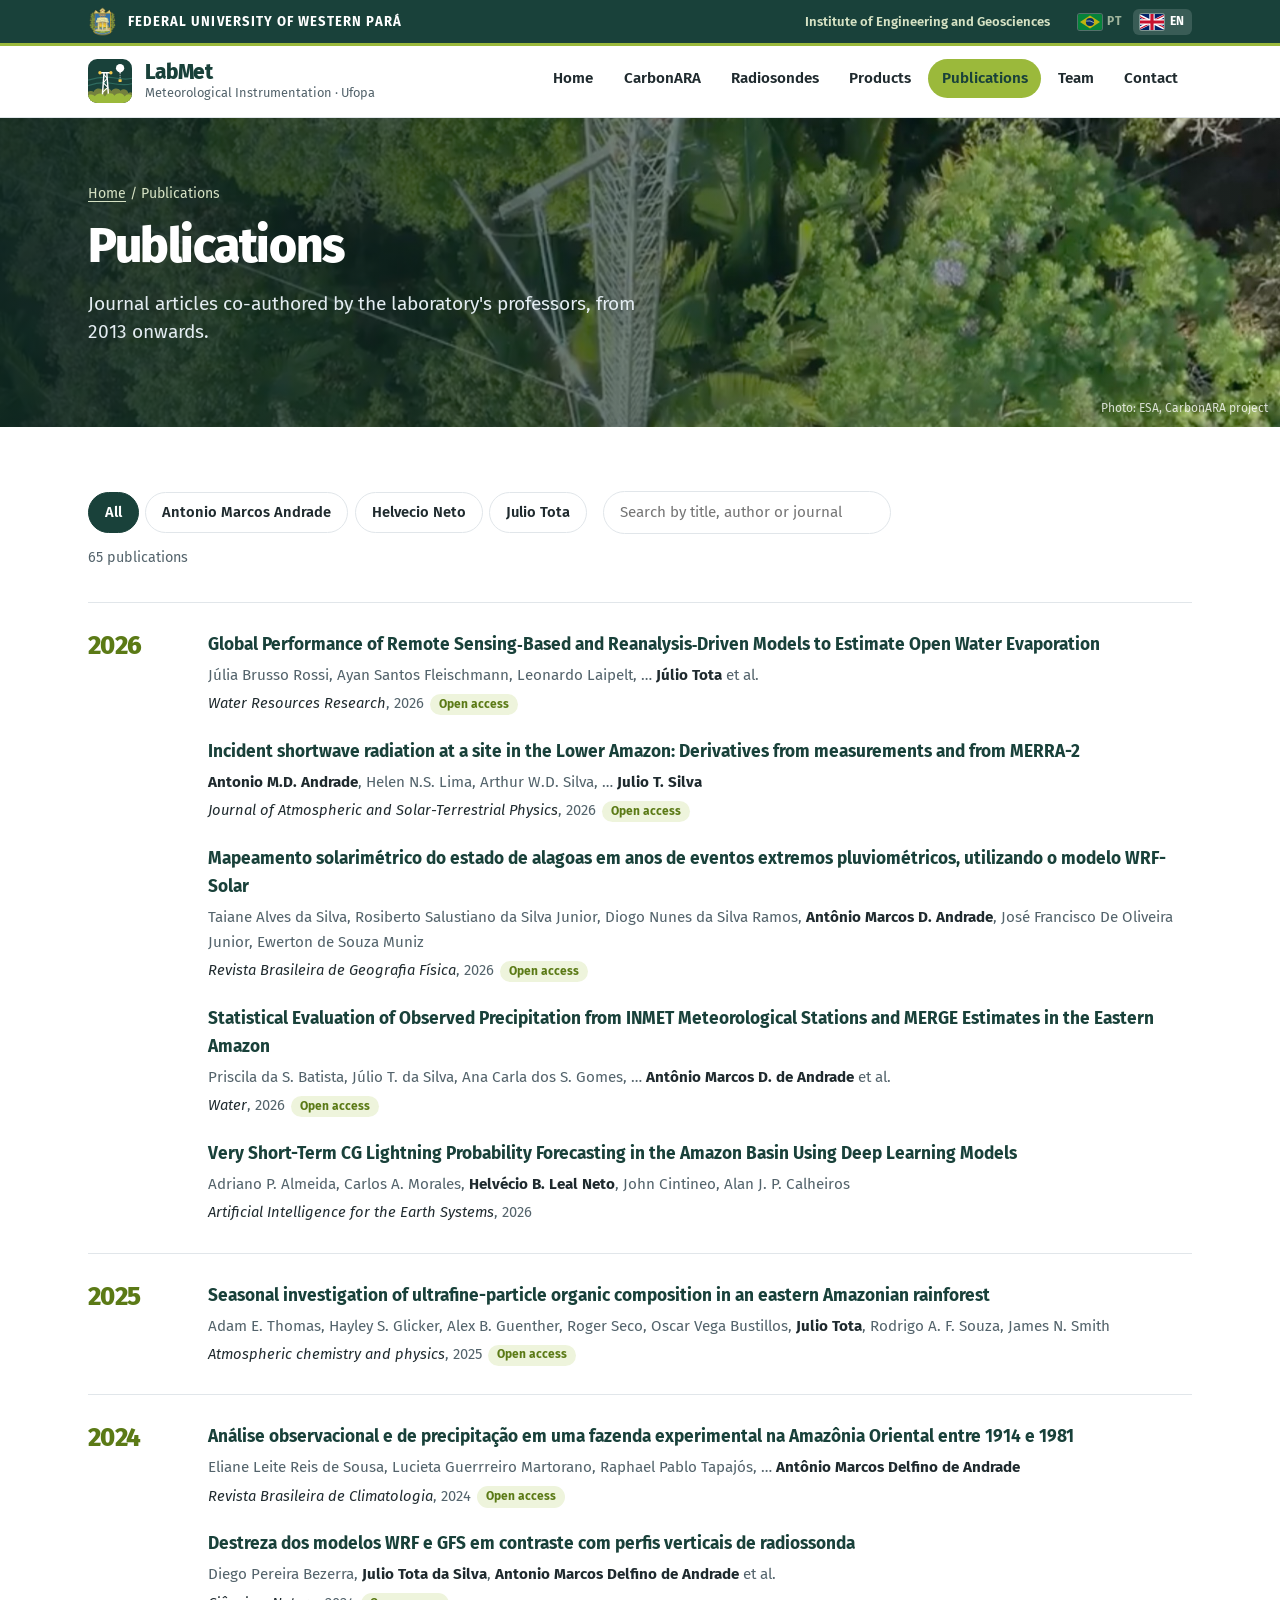
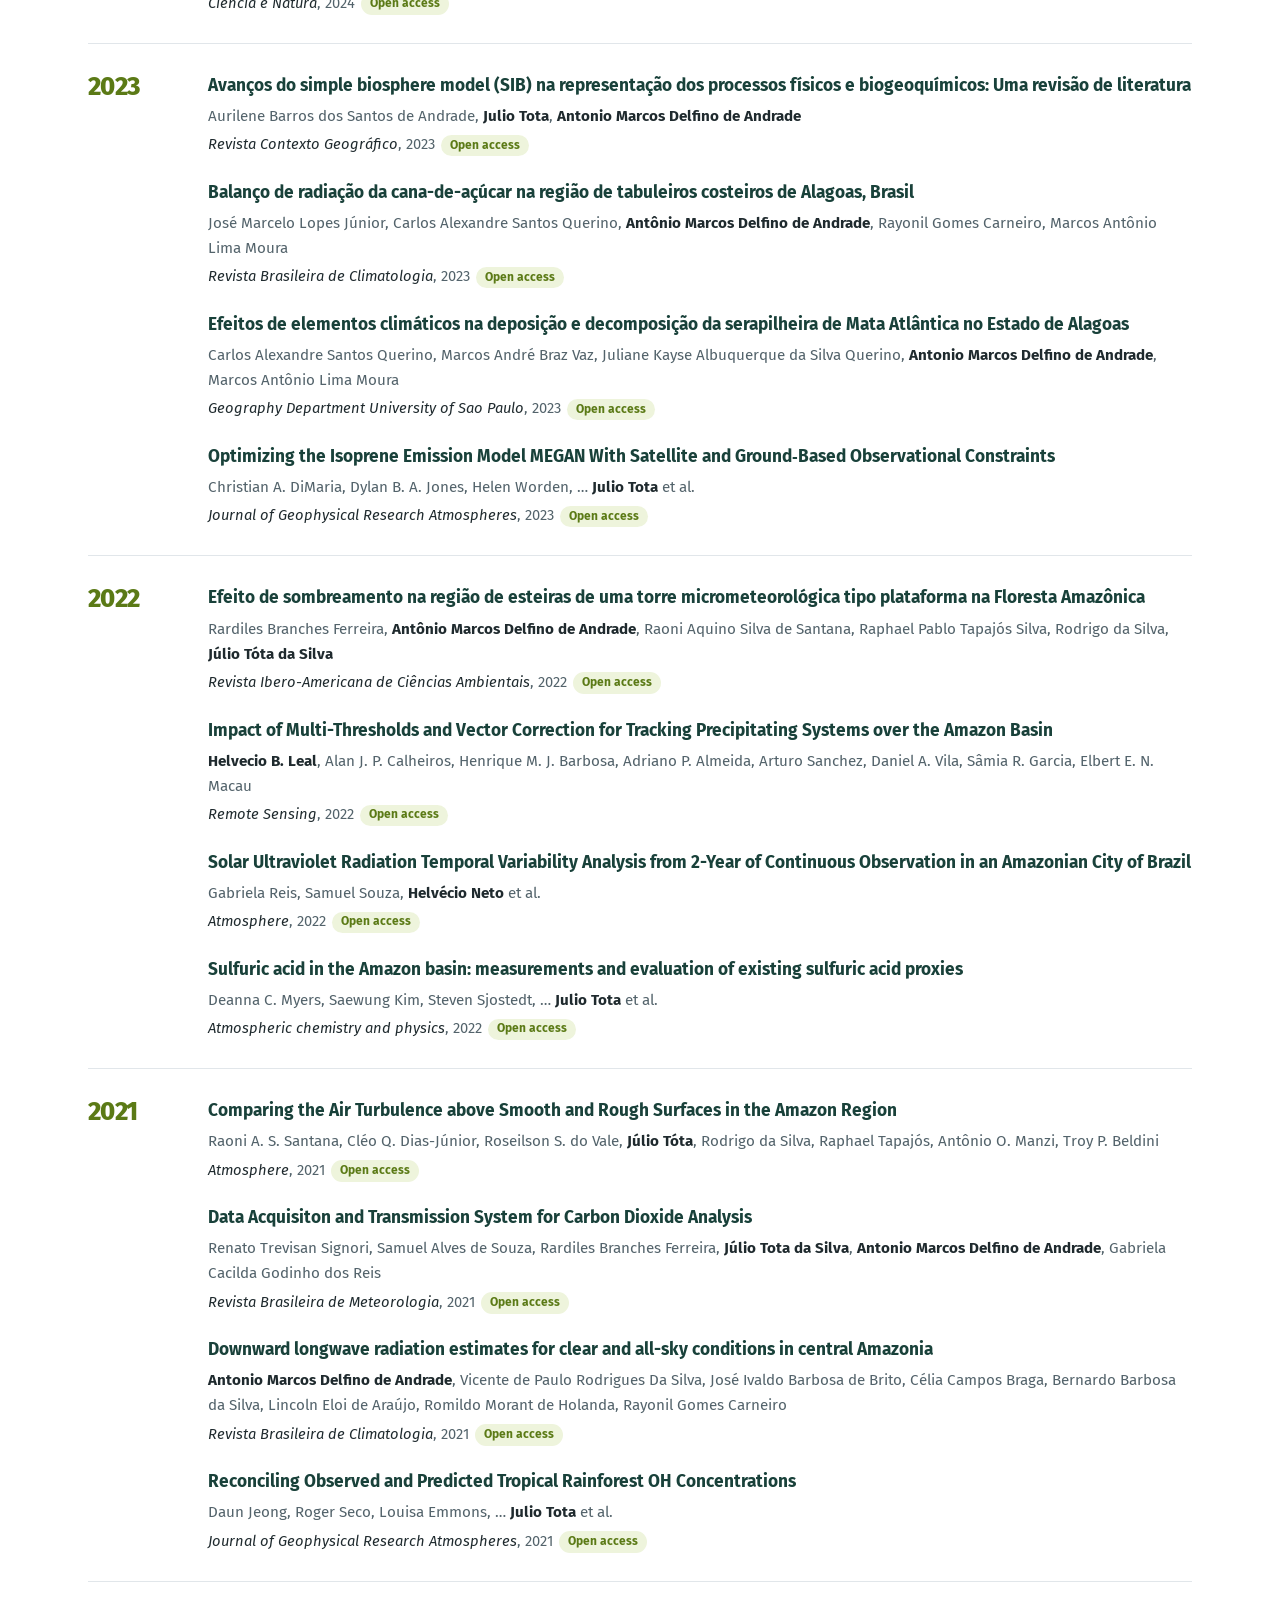
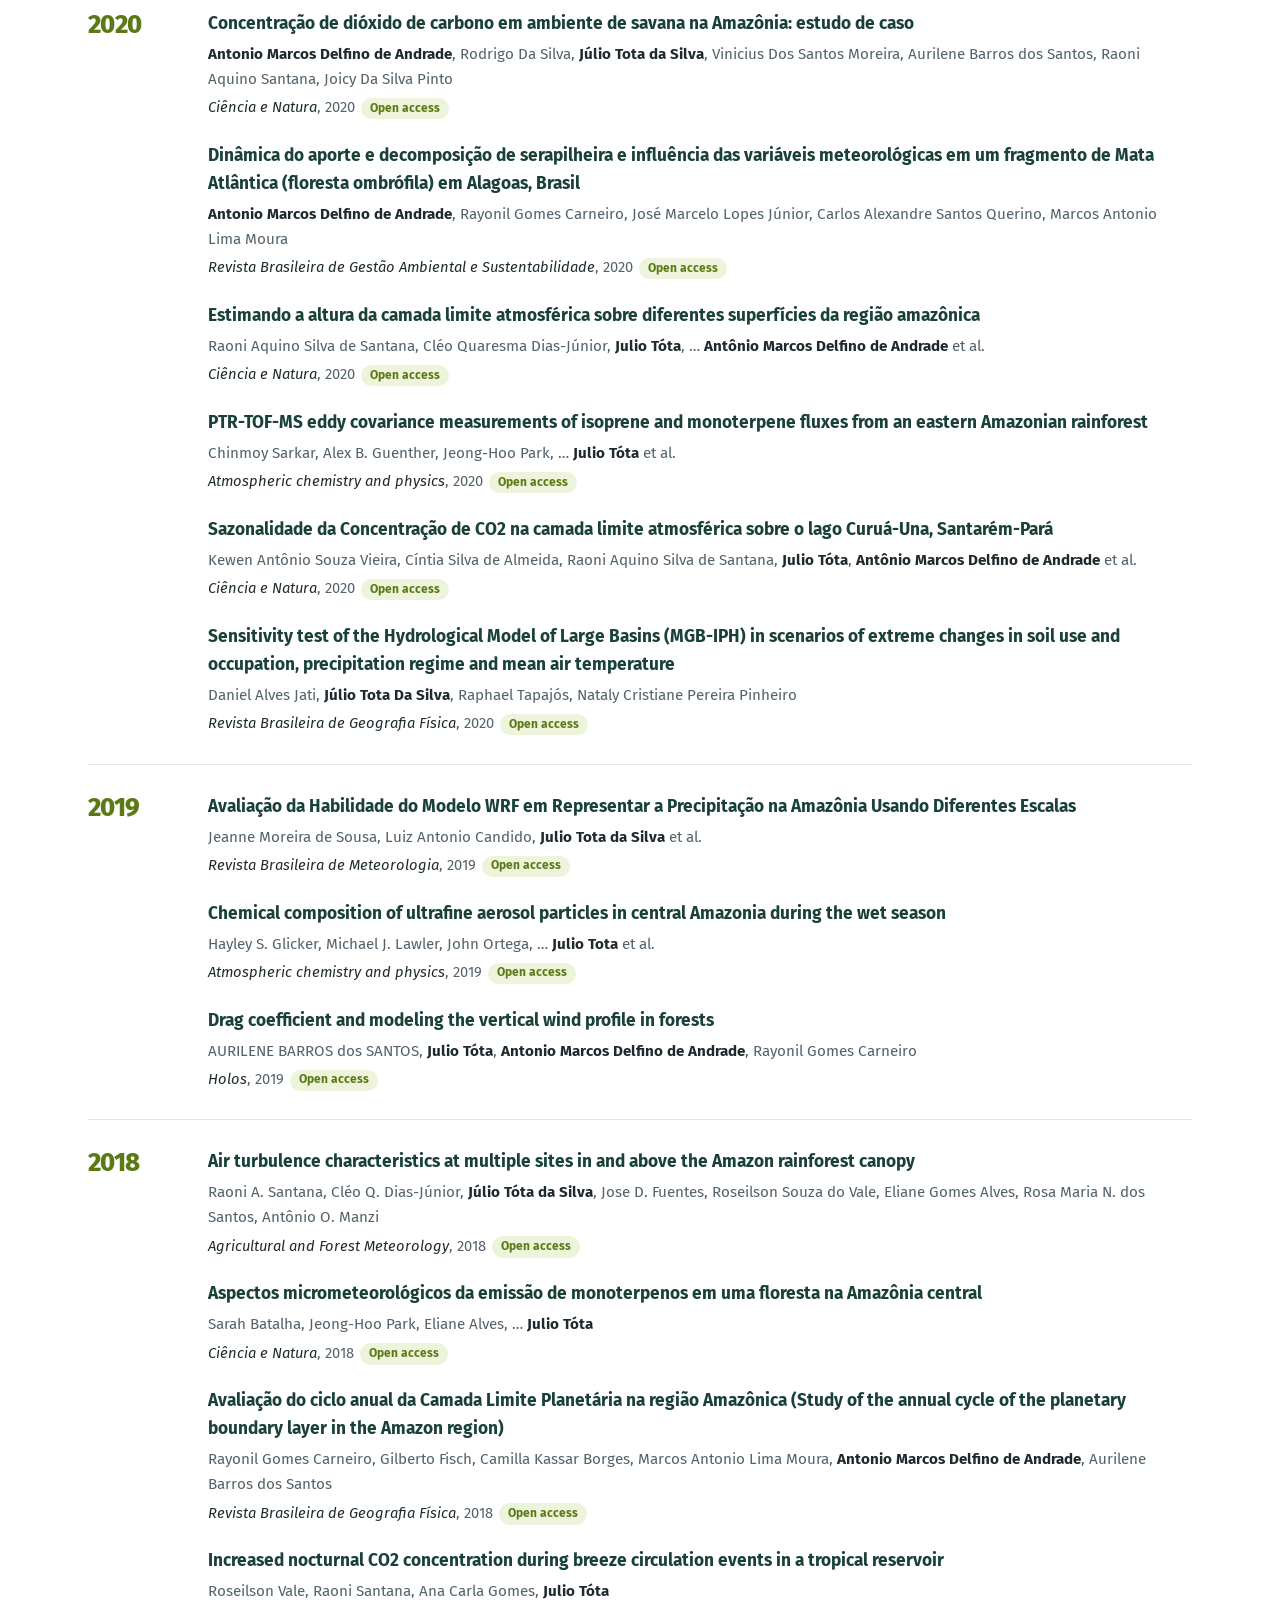
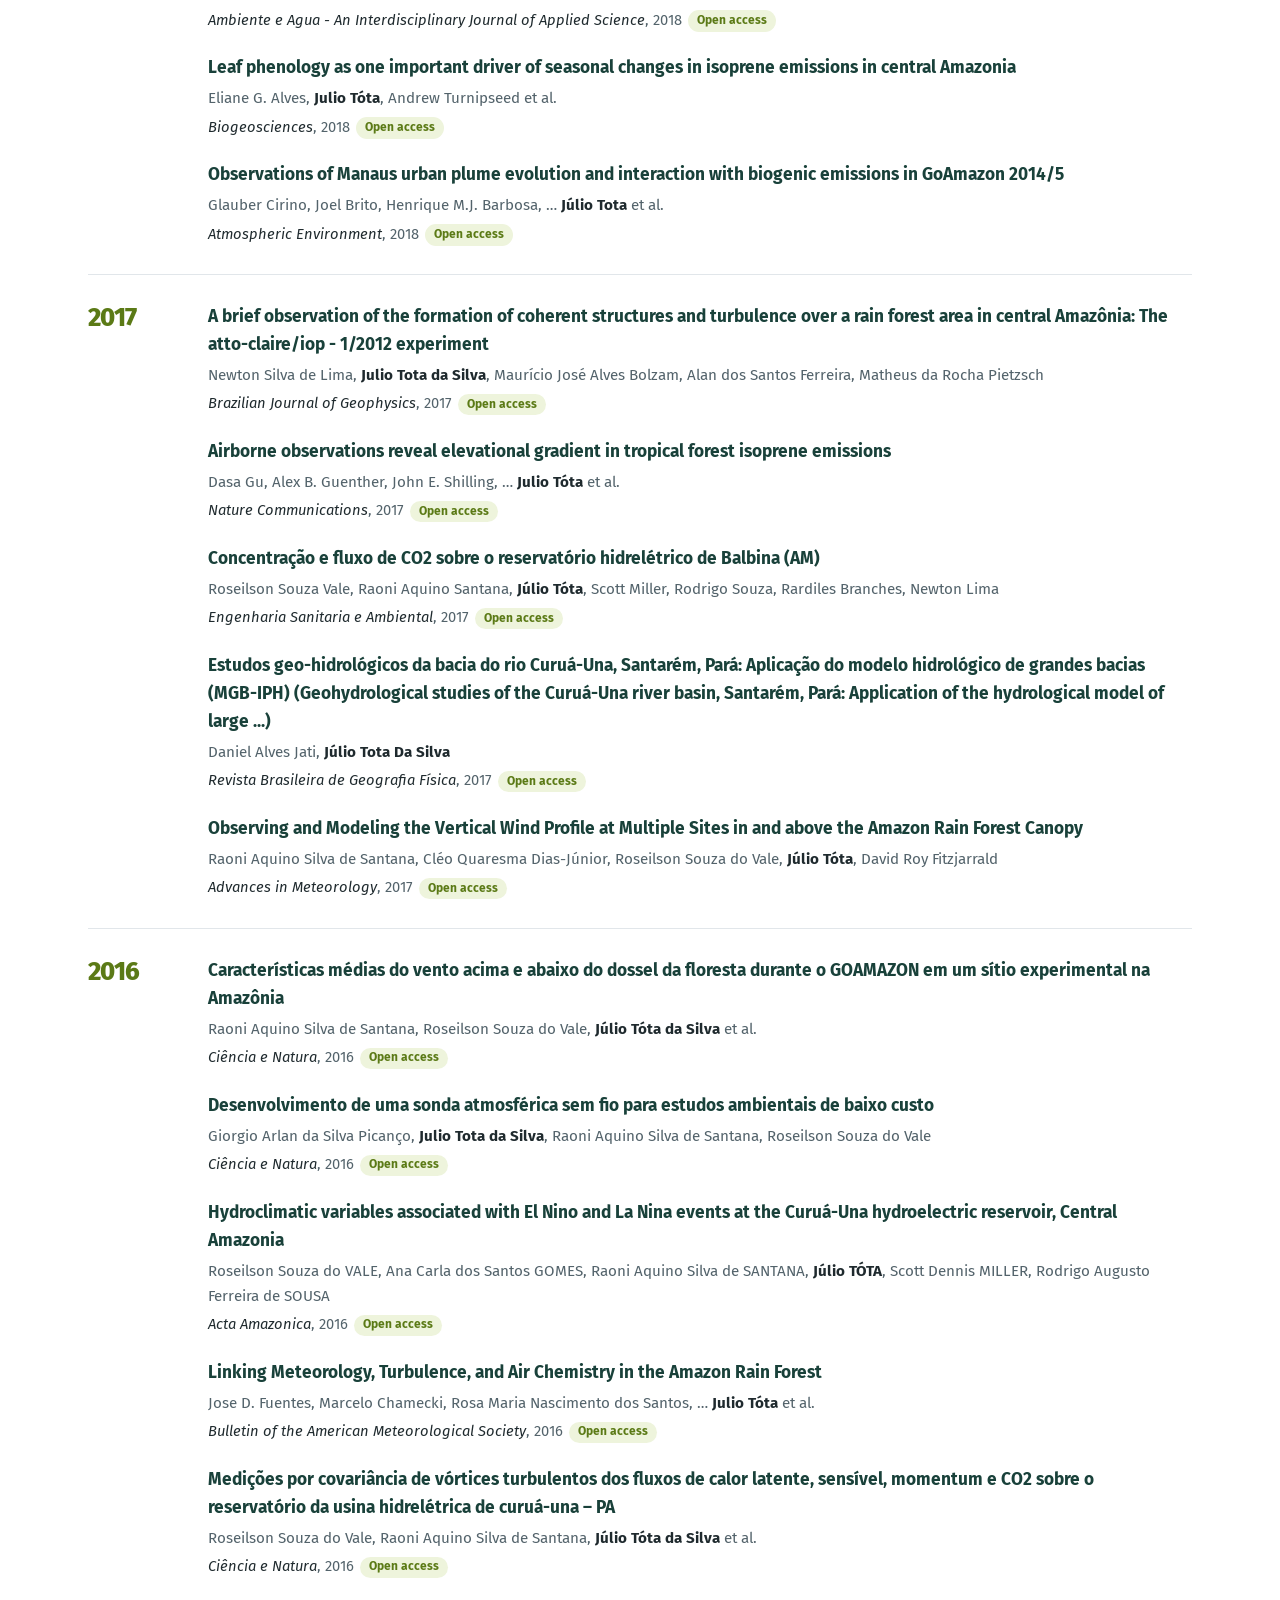
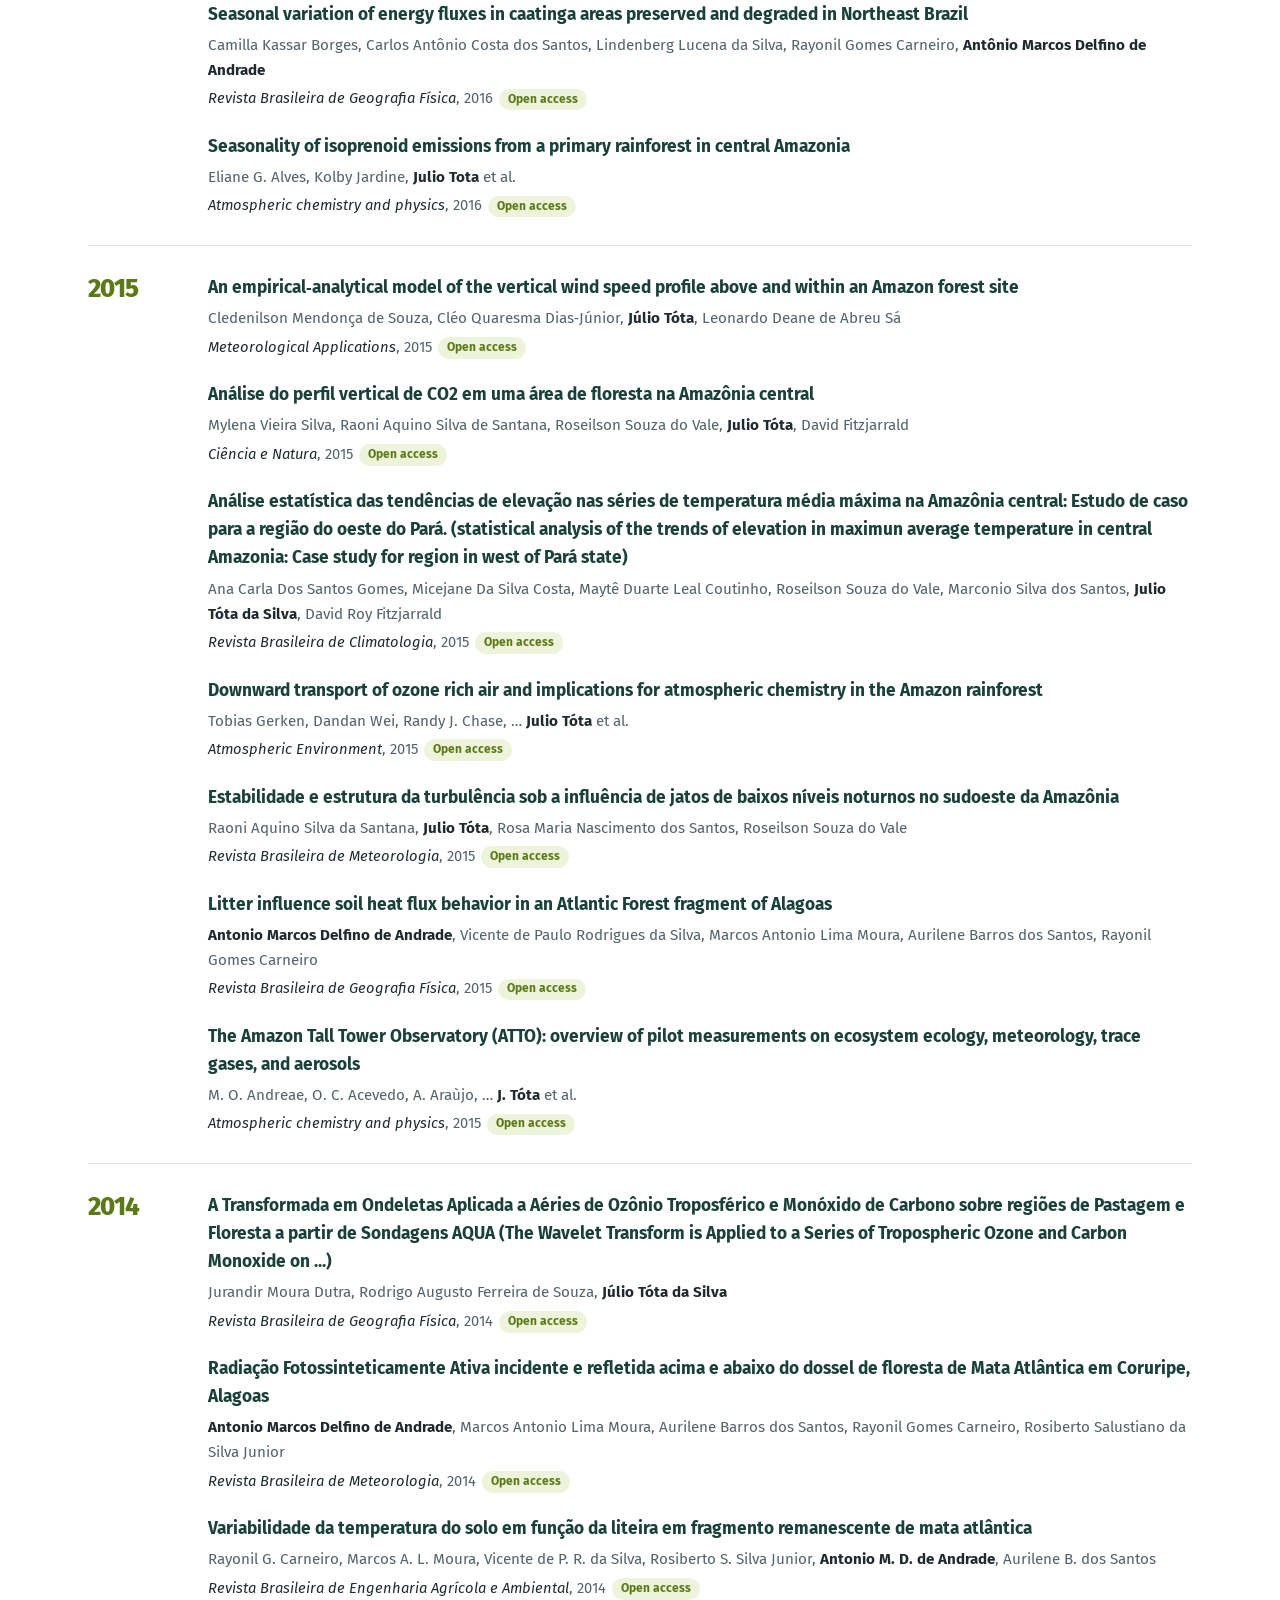
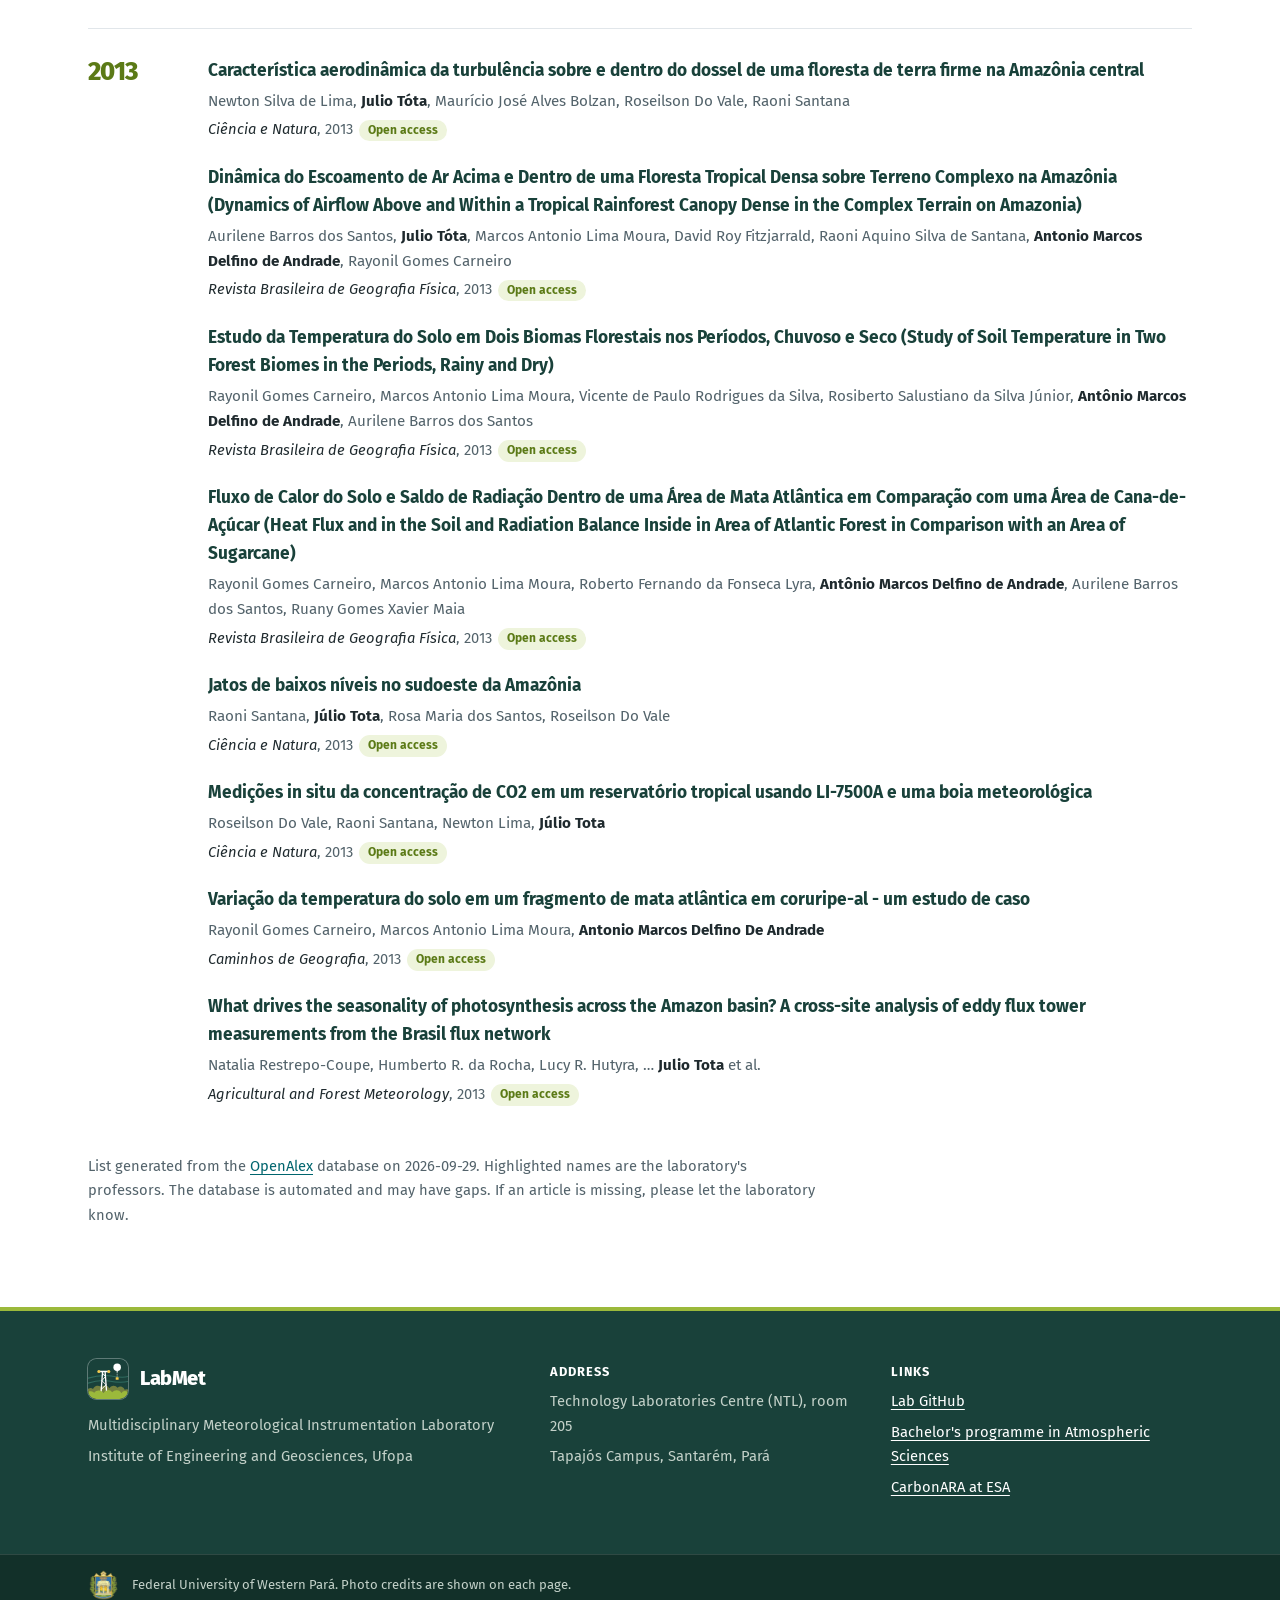
<file: en/publicacoes.html>
<!doctype html>
<html lang="en">
<head>
  <meta charset="utf-8">
  <meta name="viewport" content="width=device-width, initial-scale=1">
  <title>Publications | LabMet UFOPA</title>
  <meta name="description" content="Journal articles published by the professors of the Multidisciplinary Meteorological Instrumentation Laboratory at Ufopa.">
  <meta property="og:title" content="Publications | LabMet UFOPA">
  <meta property="og:description" content="Journal articles published by the professors of the Multidisciplinary Meteorological Instrumentation Laboratory at Ufopa.">
  <meta property="og:type" content="website">
  <meta property="og:url" content="https://labmet-ufopa.github.io/en/publicacoes.html">
  <meta property="og:image" content="https://labmet-ufopa.github.io/assets/img/fotos/twin-otter-hangar.jpg">
  <meta property="og:locale" content="en_GB">
  <link rel="alternate" hreflang="pt-BR" href="https://labmet-ufopa.github.io/publicacoes.html">
  <link rel="alternate" hreflang="en" href="https://labmet-ufopa.github.io/en/publicacoes.html">
  <link rel="alternate" hreflang="x-default" href="https://labmet-ufopa.github.io/publicacoes.html">
  <link rel="icon" href="../assets/img/logo.svg" type="image/svg+xml">
  <link rel="preconnect" href="https://fonts.googleapis.com">
  <link rel="preconnect" href="https://fonts.gstatic.com" crossorigin>
  <link rel="stylesheet" href="https://fonts.googleapis.com/css2?family=Fira+Sans:wght@400;600;700;800;900&display=swap">
  <link rel="stylesheet" href="../assets/css/style.css?v=20260929c">
</head>
<body>
  <a class="pular" href="#conteudo">Skip to content</a>

  <div class="barra-ufopa">
    <div class="container">
      <a class="ufopa-marca" href="https://www.ufopa.edu.br/"><img src="../assets/img/ufopa-brasao.png" alt="Ufopa coat of arms" width="30" height="30"><span>Federal University of Western Pará</span></a>
      <div class="barra-direita">
        <a class="ufopa-instituto" href="https://ieg.ufopa.edu.br/">Institute of Engineering and Geosciences</a>
        <nav class="idiomas" aria-label="Language">
          <a href="../publicacoes.html" hreflang="pt-BR" lang="pt-BR" title="Português (Brasil)"><img src="../assets/img/bandeira-br.svg" alt="" width="24" height="16"><span>PT</span></a>
          <a href="publicacoes.html" hreflang="en" lang="en" aria-current="true" title="English"><img src="../assets/img/bandeira-uk.svg" alt="" width="24" height="16"><span>EN</span></a>
        </nav>
      </div>
    </div>
  </div>

  <header class="cabecalho">
    <div class="container">
      <a class="marca" href="index.html">
        <img src="../assets/img/logo.svg" alt="" width="44" height="44">
        <span>
          <span class="marca-nome">LabMet</span>
          <span class="marca-desc">Meteorological Instrumentation · Ufopa</span>
        </span>
      </a>
      <button class="menu-botao" type="button" aria-expanded="false" aria-controls="menu-principal" hidden><span class="menu-icone" aria-hidden="true"></span>Menu</button>
      <nav class="menu" id="menu-principal" aria-label="Main">
        <ul>
          <li><a href="index.html">Home</a></li>
          <li><a href="carbonara.html">CarbonARA</a></li>
          <li><a href="radiossondas.html">Radiosondes</a></li>
          <li><a href="produtos.html">Products</a></li>
          <li><a href="publicacoes.html" aria-current="page">Publications</a></li>
          <li><a href="equipe.html">Team</a></li>
          <li><a href="contato.html">Contact</a></li>
        </ul>
      </nav>
    </div>
  </header>

  <main id="conteudo">
    <section class="hero hero-interno">
      <img src="../assets/img/fotos/esa-torre-instrumentos.jpg" alt="Metal tower with instruments seen from above, surrounded by the tree canopy">
      <div class="container">
        <p class="migalha"><a href="index.html">Home</a> / Publications</p>
        <h1>Publications</h1>
        <p class="hero-texto">Journal articles co-authored by the laboratory's professors, from 2013 onwards.</p>
      </div>
      <p class="credito">Photo: ESA, CarbonARA project</p>
    </section>

    <section class="secao">
      <div class="container">
        <div class="filtros">
          <div class="filtros-botoes" id="filtros-professor" role="group" aria-label="Filter by professor"></div>
          <label class="pular" for="busca">Search publications</label>
          <input class="busca" id="busca" type="search" placeholder="Search by title, author or journal" autocomplete="off">
        </div>
        <p class="contagem" id="contagem" aria-live="polite">Loading the list.</p>
        <div id="publicacoes"></div>
        <noscript><p>The list requires JavaScript to be displayed. The data are in <a href="../data/publicacoes.json">data/publicacoes.json</a>.</p></noscript>

        <p class="texto" style="margin-top:3rem;font-size:0.92rem;color:var(--texto-suave)">List generated from the <a href="https://openalex.org/">OpenAlex</a> database on <span id="atualizado">date not available</span>. Highlighted names are the laboratory's professors. The database is automated and may have gaps. If an article is missing, please let the laboratory know.</p>
      </div>
    </section>
  </main>

  <footer class="rodape">
    <div class="container">
      <div>
        <div class="marca-rodape"><img src="../assets/img/logo.svg" alt="" width="40" height="40"><span>LabMet</span></div>
        <p>Multidisciplinary Meteorological Instrumentation Laboratory</p>
        <p>Institute of Engineering and Geosciences, Ufopa</p>
      </div>
      <div>
        <p><strong>Address</strong></p>
        <p>Technology Laboratories Centre (NTL), room 205</p>
        <p>Tapajós Campus, Santarém, Pará</p>
      </div>
      <div>
        <p><strong>Links</strong></p>
        <p><a href="https://github.com/labmet-ufopa">Lab GitHub</a></p>
        <p><a href="https://ieg.ufopa.edu.br/ieg/graduacao/bacharelado-em-ciencias-atmosfericas/">Bachelor's programme in Atmospheric Sciences</a></p>
        <p><a href="https://climate.esa.int/en/supporting-the-paris-agreement/CarbonARA/">CarbonARA at ESA</a></p>
      </div>
    </div>
    <div class="rodape-fim">
      <div class="container"><img src="../assets/img/ufopa-brasao.png" alt="" width="32" height="32"><span>Federal University of Western Pará. Photo credits are shown on each page.</span></div>
    </div>
  </footer>
  <script src="../assets/js/publicacoes.js?v=20260929c" defer></script>
  <script src="../assets/js/menu.js?v=20260929c"></script>
</body>
</html>
</file>
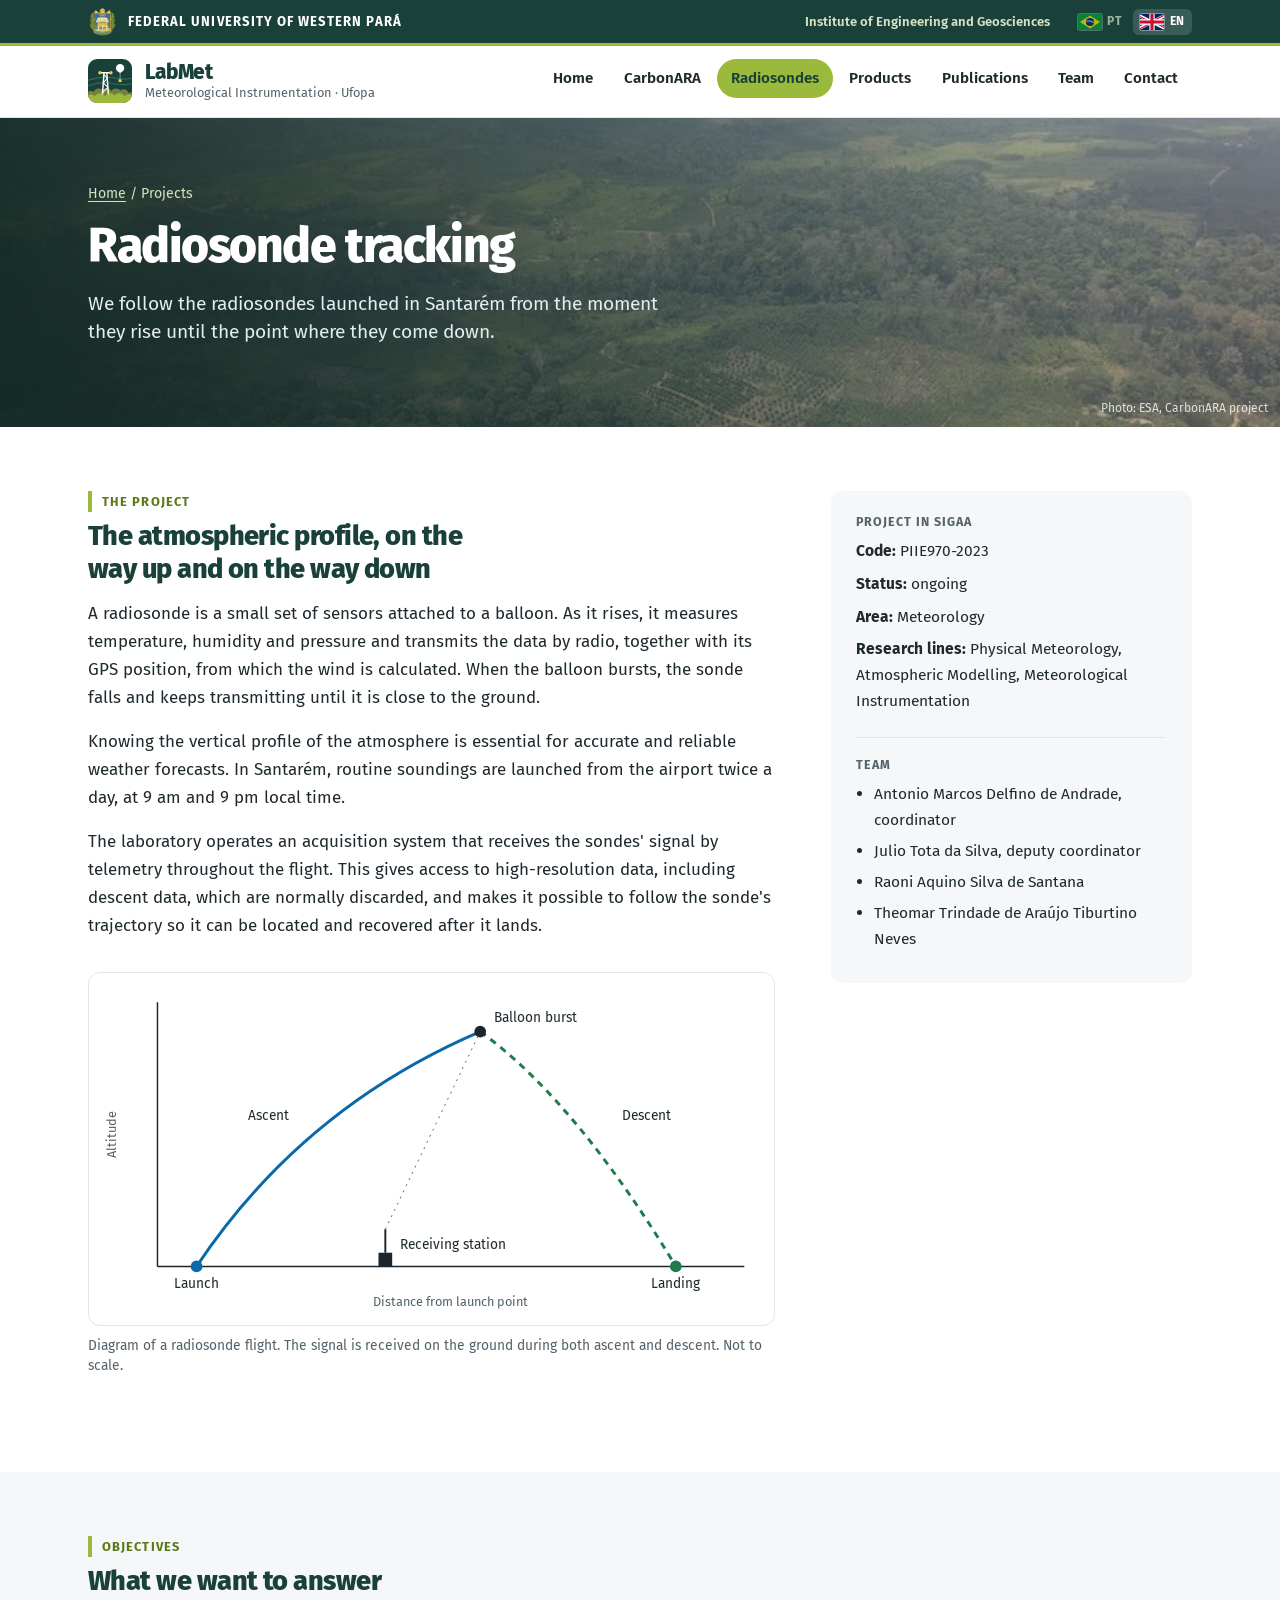
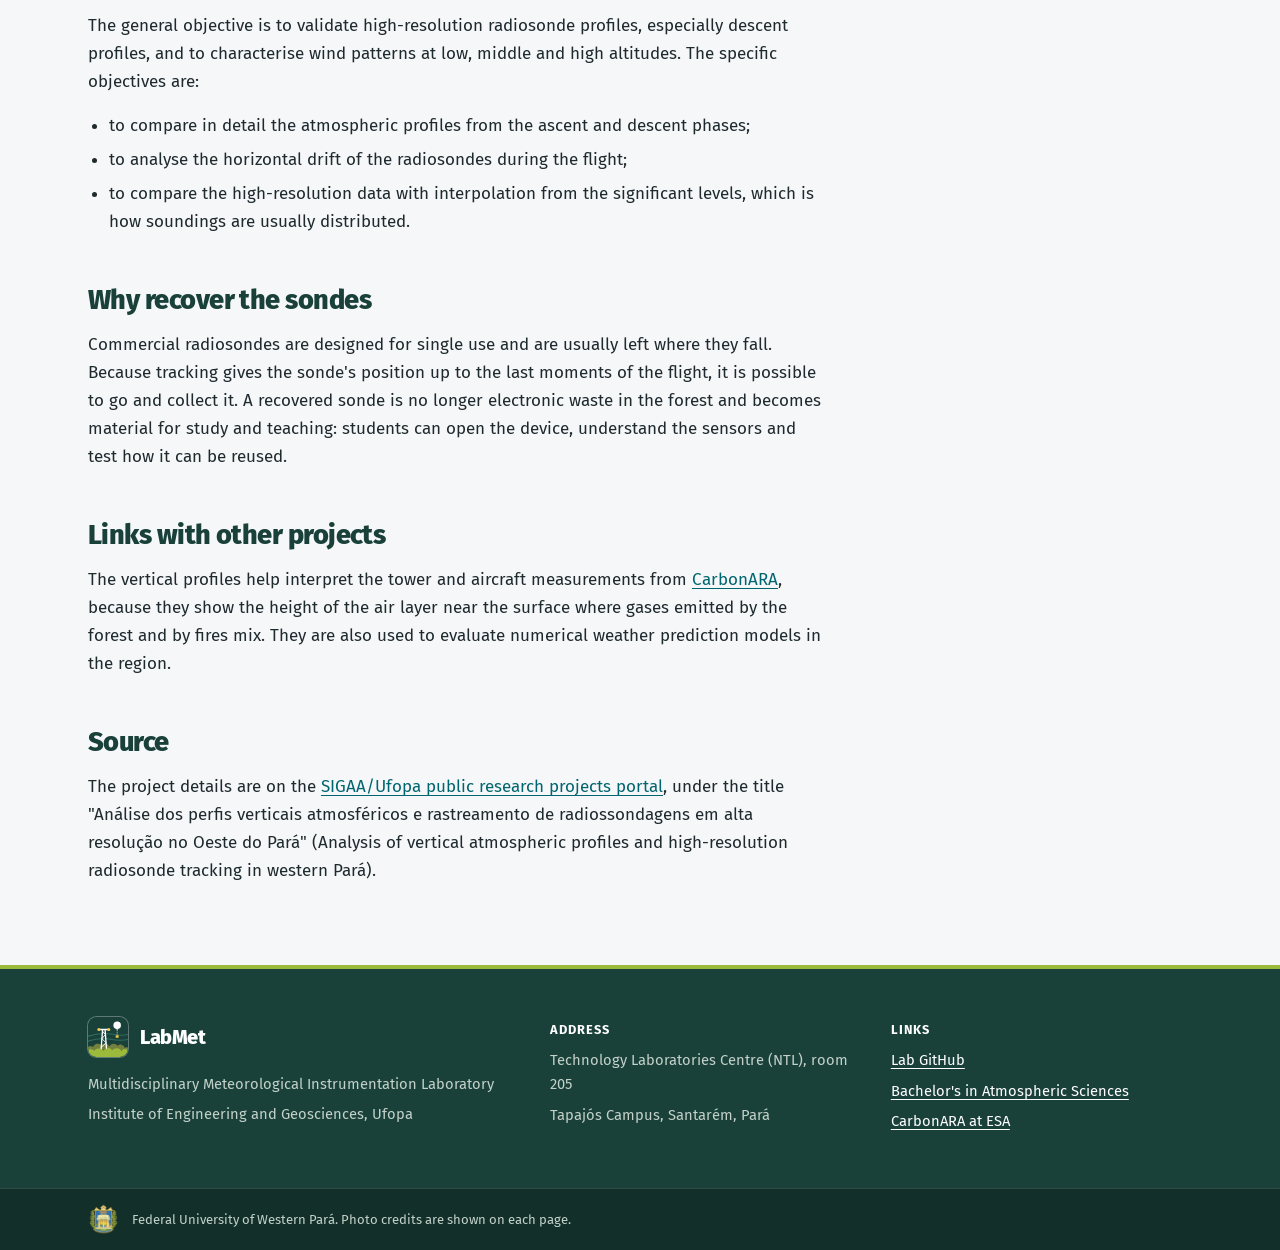
<file: en/radiossondas.html>
<!doctype html>
<html lang="en">
<head>
  <meta charset="utf-8">
  <meta name="viewport" content="width=device-width, initial-scale=1">
  <title>Radiosonde tracking | LabMet UFOPA</title>
  <meta name="description" content="Ufopa research project that receives radiosonde signals during ascent and descent to analyse vertical profiles of the atmosphere in western Pará.">
  <meta property="og:title" content="Radiosonde tracking | LabMet UFOPA">
  <meta property="og:description" content="Ufopa research project that receives radiosonde signals during ascent and descent to analyse vertical profiles of the atmosphere in western Pará.">
  <meta property="og:type" content="website">
  <meta property="og:url" content="https://labmet-ufopa.github.io/en/radiossondas.html">
  <meta property="og:image" content="https://labmet-ufopa.github.io/assets/img/fotos/twin-otter-hangar.jpg">
  <meta property="og:locale" content="en_GB">
  <link rel="alternate" hreflang="pt-BR" href="https://labmet-ufopa.github.io/radiossondas.html">
  <link rel="alternate" hreflang="en" href="https://labmet-ufopa.github.io/en/radiossondas.html">
  <link rel="alternate" hreflang="x-default" href="https://labmet-ufopa.github.io/radiossondas.html">
  <link rel="icon" href="../assets/img/logo.svg" type="image/svg+xml">
  <link rel="preconnect" href="https://fonts.googleapis.com">
  <link rel="preconnect" href="https://fonts.gstatic.com" crossorigin>
  <link rel="stylesheet" href="https://fonts.googleapis.com/css2?family=Fira+Sans:wght@400;600;700;800;900&display=swap">
  <link rel="stylesheet" href="../assets/css/style.css?v=20260929c">
</head>
<body>
  <a class="pular" href="#conteudo">Skip to content</a>

  <div class="barra-ufopa">
    <div class="container">
      <a class="ufopa-marca" href="https://www.ufopa.edu.br/"><img src="../assets/img/ufopa-brasao.png" alt="Ufopa coat of arms" width="30" height="30"><span>Federal University of Western Pará</span></a>
      <div class="barra-direita">
        <a class="ufopa-instituto" href="https://ieg.ufopa.edu.br/">Institute of Engineering and Geosciences</a>
        <nav class="idiomas" aria-label="Language">
          <a href="../radiossondas.html" hreflang="pt-BR" lang="pt-BR" title="Português (Brasil)"><img src="../assets/img/bandeira-br.svg" alt="" width="24" height="16"><span>PT</span></a>
          <a href="radiossondas.html" hreflang="en" lang="en" aria-current="true" title="English"><img src="../assets/img/bandeira-uk.svg" alt="" width="24" height="16"><span>EN</span></a>
        </nav>
      </div>
    </div>
  </div>

  <header class="cabecalho">
    <div class="container">
      <a class="marca" href="index.html">
        <img src="../assets/img/logo.svg" alt="" width="44" height="44">
        <span>
          <span class="marca-nome">LabMet</span>
          <span class="marca-desc">Meteorological Instrumentation · Ufopa</span>
        </span>
      </a>
      <button class="menu-botao" type="button" aria-expanded="false" aria-controls="menu-principal" hidden><span class="menu-icone" aria-hidden="true"></span>Menu</button>
      <nav class="menu" id="menu-principal" aria-label="Main">
        <ul>
          <li><a href="index.html">Home</a></li>
          <li><a href="carbonara.html">CarbonARA</a></li>
          <li><a href="radiossondas.html" aria-current="page">Radiosondes</a></li>
          <li><a href="produtos.html">Products</a></li>
          <li><a href="publicacoes.html">Publications</a></li>
          <li><a href="equipe.html">Team</a></li>
          <li><a href="contato.html">Contact</a></li>
        </ul>
      </nav>
    </div>
  </header>

  <main id="conteudo">
    <section class="hero hero-interno">
      <img src="../assets/img/fotos/esa-floresta-secundaria.jpg" alt="Aerial view of forest and open land under a hazy sky">
      <div class="container">
        <p class="migalha"><a href="index.html">Home</a> / Projects</p>
        <h1>Radiosonde tracking</h1>
        <p class="hero-texto">We follow the radiosondes launched in Santarém from the moment they rise until the point where they come down.</p>
      </div>
      <p class="credito">Photo: ESA, CarbonARA project</p>
    </section>

    <section class="secao">
      <div class="container colunas">
        <div>
          <p class="sobretitulo">The project</p>
          <h2>The atmospheric profile, on the way up and on the way down</h2>
          <p>A radiosonde is a small set of sensors attached to a balloon. As it rises, it measures temperature, humidity and pressure and transmits the data by radio, together with its GPS position, from which the wind is calculated. When the balloon bursts, the sonde falls and keeps transmitting until it is close to the ground.</p>
          <p>Knowing the vertical profile of the atmosphere is essential for accurate and reliable weather forecasts. In Santarém, routine soundings are launched from the airport twice a day, at 9 am and 9 pm local time.</p>
          <p>The laboratory operates an acquisition system that receives the sondes' signal by telemetry throughout the flight. This gives access to high-resolution data, including descent data, which are normally discarded, and makes it possible to follow the sonde's trajectory so it can be located and recovered after it lands.</p>

          <figure class="figura-svg">
        <svg viewBox="0 0 700 360" role="img" aria-labelledby="fig-t fig-d">
          <title id="fig-t">Trajectory of a radiosonde</title>
          <desc id="fig-d">The sonde rises from the launch point while being carried by the wind, the balloon bursts at the highest point and the sonde descends to the landing point, some distance from the launch. A receiving station on the ground picks up the signal throughout the flight.</desc>
          <line x1="70" y1="300" x2="670" y2="300" stroke="#1d252c" stroke-width="1.5"/>
          <line x1="70" y1="300" x2="70" y2="30" stroke="#1d252c" stroke-width="1.5"/>
          <text class="eixo" x="370" y="340" text-anchor="middle">Distance from launch point</text>
          <text class="eixo" x="28" y="165" text-anchor="middle" transform="rotate(-90 28 165)">Altitude</text>
          <path d="M110 300 C 170 210, 260 120, 400 60" fill="none" stroke="#0a6aa8" stroke-width="3"/>
          <path d="M400 60 C 470 110, 540 200, 600 300" fill="none" stroke="#1f7a4d" stroke-width="3" stroke-dasharray="7 6"/>
          <circle cx="110" cy="300" r="6" fill="#0a6aa8"/>
          <circle cx="400" cy="60" r="6" fill="#1d252c"/>
          <circle cx="600" cy="300" r="6" fill="#1f7a4d"/>
          <text x="110" y="322" text-anchor="middle">Launch</text>
          <text x="414" y="50">Balloon burst</text>
          <text x="600" y="322" text-anchor="middle">Landing</text>
          <text x="205" y="150" text-anchor="end">Ascent</text>
          <text x="545" y="150">Descent</text>
          <rect x="296" y="286" width="14" height="14" fill="#1d252c"/>
          <line x1="303" y1="286" x2="303" y2="262" stroke="#1d252c" stroke-width="2"/>
          <line x1="303" y1="262" x2="400" y2="60" stroke="#5a6772" stroke-width="1" stroke-dasharray="2 5"/>
          <text x="318" y="282">Receiving station</text>
        </svg>
            <figcaption>Diagram of a radiosonde flight. The signal is received on the ground during both ascent and descent. Not to scale.</figcaption>
          </figure>
        </div>

        <aside class="lateral">
          <h2>Project in SIGAA</h2>
          <p><strong>Code:</strong> PIIE970-2023</p>
          <p><strong>Status:</strong> ongoing</p>
          <p><strong>Area:</strong> Meteorology</p>
          <p><strong>Research lines:</strong> Physical Meteorology, Atmospheric Modelling, Meteorological Instrumentation</p>
          <h2>Team</h2>
          <ul>
            <li>Antonio Marcos Delfino de Andrade, coordinator</li>
            <li>Julio Tota da Silva, deputy coordinator</li>
            <li>Raoni Aquino Silva de Santana</li>
            <li>Theomar Trindade de Araújo Tiburtino Neves</li>
          </ul>
        </aside>
      </div>
    </section>

    <section class="secao secao-suave">
      <div class="container">
        <div class="texto">
          <p class="sobretitulo">Objectives</p>
          <h2>What we want to answer</h2>
          <p>The general objective is to validate high-resolution radiosonde profiles, especially descent profiles, and to characterise wind patterns at low, middle and high altitudes. The specific objectives are:</p>
          <ul>
            <li>to compare in detail the atmospheric profiles from the ascent and descent phases;</li>
            <li>to analyse the horizontal drift of the radiosondes during the flight;</li>
            <li>to compare the high-resolution data with interpolation from the significant levels, which is how soundings are usually distributed.</li>
          </ul>

          <h2>Why recover the sondes</h2>
          <p>Commercial radiosondes are designed for single use and are usually left where they fall. Because tracking gives the sonde's position up to the last moments of the flight, it is possible to go and collect it. A recovered sonde is no longer electronic waste in the forest and becomes material for study and teaching: students can open the device, understand the sensors and test how it can be reused.</p>

          <h2>Links with other projects</h2>
          <p>The vertical profiles help interpret the tower and aircraft measurements from <a href="carbonara.html">CarbonARA</a>, because they show the height of the air layer near the surface where gases emitted by the forest and by fires mix. They are also used to evaluate numerical weather prediction models in the region.</p>

          <h2>Source</h2>
          <p>The project details are on the <a href="https://sigaa.ufopa.edu.br/sigaa/public/pesquisa/consulta_projetos.jsf">SIGAA/Ufopa public research projects portal</a>, under the title "Análise dos perfis verticais atmosféricos e rastreamento de radiossondagens em alta resolução no Oeste do Pará" (Analysis of vertical atmospheric profiles and high-resolution radiosonde tracking in western Pará).</p>
        </div>
      </div>
    </section>
  </main>

  <footer class="rodape">
    <div class="container">
      <div>
        <div class="marca-rodape"><img src="../assets/img/logo.svg" alt="" width="40" height="40"><span>LabMet</span></div>
        <p>Multidisciplinary Meteorological Instrumentation Laboratory</p>
        <p>Institute of Engineering and Geosciences, Ufopa</p>
      </div>
      <div>
        <p><strong>Address</strong></p>
        <p>Technology Laboratories Centre (NTL), room 205</p>
        <p>Tapajós Campus, Santarém, Pará</p>
      </div>
      <div>
        <p><strong>Links</strong></p>
        <p><a href="https://github.com/labmet-ufopa">Lab GitHub</a></p>
        <p><a href="https://ieg.ufopa.edu.br/ieg/graduacao/bacharelado-em-ciencias-atmosfericas/">Bachelor's in Atmospheric Sciences</a></p>
        <p><a href="https://climate.esa.int/en/supporting-the-paris-agreement/CarbonARA/">CarbonARA at ESA</a></p>
      </div>
    </div>
    <div class="rodape-fim">
      <div class="container"><img src="../assets/img/ufopa-brasao.png" alt="" width="32" height="32"><span>Federal University of Western Pará. Photo credits are shown on each page.</span></div>
    </div>
  </footer>
  <script src="../assets/js/menu.js?v=20260929c"></script>
</body>
</html>
</file>
<file: assets/css/style.css>
/* LabMet UFOPA */

:root {
  /* Cores da identidade visual da Ufopa */
  --azul: #19413a;
  --azul-medio: #2a5c52;
  --link: #00656e;
  --verde: #5b7a16;
  --verde-claro: #eef4dc;
  --verde-ufopa: #9bb93b;
  --oliva-ufopa: #74803e;
  --palha-ufopa: #bec370;
  --texto: #1f2a2e;
  --texto-suave: #53636b;
  --linha: #e1e6ea;
  --fundo: #ffffff;
  --fundo-suave: #f5f7f9;
  --raio: 12px;

  --fonte: "Fira Sans", "Helvetica Neue", Arial, sans-serif;
}

*, *::before, *::after { box-sizing: border-box; }

html { color-scheme: light; scroll-behavior: smooth; }
@media (prefers-reduced-motion: reduce) { html { scroll-behavior: auto; } }

body {
  margin: 0;
  background: var(--fundo);
  color: var(--texto);
  font-family: var(--fonte);
  font-size: 1.0625rem;
  line-height: 1.65;
  -webkit-font-smoothing: antialiased;
}

img { max-width: 100%; height: auto; display: block; }

a { color: var(--link); text-underline-offset: 0.18em; }
a:hover { color: var(--azul); }
a:focus-visible, .botao:focus-visible { outline: 3px solid #f2bd3a; outline-offset: 2px; }

.container { max-width: 72rem; margin: 0 auto; padding-left: 1.5rem; padding-right: 1.5rem; }

.pular { position: absolute; left: -999px; top: 0; background: #fff; padding: 0.5rem 1rem; z-index: 30; }
.pular:focus { left: 0; }

/* Barra da universidade, no padrão do portal da Ufopa */
.barra-ufopa { background: var(--azul); color: #d6e2c4; font-size: 0.82rem; border-bottom: 3px solid var(--verde-ufopa); }
.barra-ufopa .container { display: flex; flex-wrap: wrap; align-items: center; justify-content: space-between; gap: 0.3rem 1.5rem; padding-top: 0.4rem; padding-bottom: 0.4rem; }
.barra-ufopa a { color: inherit; text-decoration: none; }
.barra-ufopa a:hover { color: #fff; }
.ufopa-marca { display: flex; align-items: center; gap: 0.6rem; }
.ufopa-marca img { width: 1.9rem; height: 1.9rem; flex: none; }
.ufopa-marca span { color: #fff; font-weight: 700; font-size: 0.82rem; text-transform: uppercase; letter-spacing: 0.08em; line-height: 1.2; }
.ufopa-instituto { font-weight: 600; }
.barra-direita { display: flex; align-items: center; gap: 0.4rem 1.25rem; }
.idiomas { display: flex; gap: 0.3rem; }
.idiomas a { display: flex; align-items: center; gap: 0.35rem; padding: 0.2rem 0.45rem; border-radius: 6px; font-weight: 700; font-size: 0.75rem; letter-spacing: 0.04em; opacity: 0.72; }
.idiomas a:hover { opacity: 1; background: rgba(255, 255, 255, 0.08); }
.idiomas a[aria-current] { opacity: 1; color: #fff; background: rgba(255, 255, 255, 0.14); }
.idiomas img { width: 24px; height: 16px; border-radius: 2px; box-shadow: 0 0 0 1px rgba(255, 255, 255, 0.35); }

/* Cabeçalho */
.cabecalho { position: sticky; top: 0; z-index: 20; background: rgba(255, 255, 255, 0.94); backdrop-filter: blur(10px); border-bottom: 1px solid var(--linha); }
.cabecalho .container { display: flex; flex-wrap: wrap; align-items: center; justify-content: space-between; gap: 0.5rem 2rem; padding-top: 0.8rem; padding-bottom: 0.8rem; }
.marca { display: flex; align-items: center; gap: 0.8rem; text-decoration: none; color: var(--azul); min-width: 0; }
.marca img { width: 2.75rem; height: 2.75rem; flex: none; }
.marca-nome { font-weight: 800; font-size: 1.3rem; letter-spacing: -0.02em; line-height: 1.1; display: block; }
.marca-desc { font-size: 0.8rem; color: var(--texto-suave); display: block; line-height: 1.3; }

.menu ul { list-style: none; margin: 0; padding: 0; display: flex; flex-wrap: wrap; gap: 0.2rem; }
.menu a { text-decoration: none; color: var(--texto); font-weight: 600; font-size: 0.95rem; padding: 0.45rem 0.85rem; display: block; border-radius: 999px; }
.menu a:hover { background: var(--fundo-suave); }
.menu a[aria-current="page"] { background: var(--verde-ufopa); color: var(--azul); }

/* Abertura com foto */
.hero { position: relative; color: #fff; background: var(--azul); overflow: hidden; }
.hero > img { position: absolute; inset: 0; width: 100%; height: 100%; object-fit: cover; }
.hero::after { content: ""; position: absolute; inset: 0; background: linear-gradient(90deg, rgba(14, 38, 33, 0.9) 0%, rgba(14, 38, 33, 0.62) 45%, rgba(14, 38, 33, 0.15) 100%); }
.hero .container { position: relative; z-index: 1; padding-top: 6rem; padding-bottom: 5rem; }
.hero-interno .container { padding-top: 4rem; padding-bottom: 3.25rem; }
.hero-local { font-size: 0.85rem; font-weight: 600; letter-spacing: 0.08em; text-transform: uppercase; color: #cfe29a; margin: 0 0 1rem; }
.hero h1 { color: #fff; font-size: clamp(2.1rem, 4.6vw, 3.5rem); line-height: 1.06; letter-spacing: -0.03em; font-weight: 800; max-width: 17em; margin: 0 0 1.1rem; text-wrap: balance; }
.hero-interno h1 { font-size: clamp(2rem, 4vw, 3rem); }
.hero p.hero-texto { font-size: 1.2rem; line-height: 1.5; max-width: 36rem; color: #e3ecf1; margin: 0 0 1.75rem; }
.hero .migalha, .hero .migalha a { color: #d6e2c4; }
.credito { position: absolute; right: 0.75rem; bottom: 0.5rem; z-index: 1; margin: 0; font-size: 0.75rem; color: rgba(255, 255, 255, 0.8); }

.botoes { display: flex; flex-wrap: wrap; gap: 0.75rem; }
.botao { display: inline-block; text-decoration: none; font-weight: 700; font-size: 0.98rem; padding: 0.75rem 1.35rem; border-radius: 999px; background: #fff; color: var(--azul); border: 2px solid #fff; transition: background 0.15s, color 0.15s; }
.botao:hover { background: #eef4dc; border-color: #eef4dc; color: var(--azul); }
.botao-vazado { background: transparent; color: #fff; }
.botao-vazado:hover { background: #fff; color: var(--azul); }

/* Títulos e texto */
h1, h2, h3 { color: var(--azul); line-height: 1.2; letter-spacing: -0.02em; }
h1 { font-size: 2.2rem; font-weight: 800; margin: 0 0 0.75rem; }
h2 { font-size: 1.7rem; font-weight: 800; margin: 0 0 0.9rem; text-wrap: balance; }
h3 { font-size: 1.15rem; font-weight: 700; margin: 1.75rem 0 0.4rem; }
p { margin: 0 0 1rem; }
ul, ol { margin: 0 0 1rem; padding-left: 1.3rem; }
li { margin-bottom: 0.35rem; }

.secao { padding-top: 4rem; padding-bottom: 4rem; }
.secao-suave { background: var(--fundo-suave); }
.secao-titulo { display: flex; flex-wrap: wrap; align-items: baseline; justify-content: space-between; gap: 0.5rem 2rem; margin-bottom: 1.75rem; }
.secao-titulo h2 { margin: 0; }
.sobretitulo { font-size: 0.8rem; border-left: 4px solid var(--verde-ufopa); padding-left: 0.6rem; font-weight: 700; letter-spacing: 0.09em; text-transform: uppercase; color: var(--verde); margin: 0 0 0.5rem; }
.abertura { font-size: 1.25rem; line-height: 1.55; color: var(--texto-suave); max-width: 46rem; }
.texto { max-width: 46rem; }
.texto h2 { margin-top: 3rem; }
.texto > h2:first-child { margin-top: 0; }
.sobretitulo + h2 { margin-top: 0; }
.migalha { font-size: 0.88rem; color: var(--texto-suave); margin-bottom: 1rem; }

/* Duas colunas */
.colunas { display: grid; grid-template-columns: minmax(0, 1.9fr) minmax(0, 1fr); gap: 3.5rem; align-items: start; }
.lateral { background: var(--fundo-suave); border-radius: var(--raio); padding: 1.5rem 1.6rem; font-size: 0.97rem; }
.secao-suave .lateral { background: #fff; }
.lateral h2 { font-size: 0.78rem; font-weight: 700; text-transform: uppercase; letter-spacing: 0.08em; color: var(--texto-suave); margin: 0 0 0.5rem; }
.lateral h2:not(:first-child) { margin-top: 1.5rem; padding-top: 1.25rem; border-top: 1px solid var(--linha); }
.lateral p, .lateral ul { margin-bottom: 0.45rem; }
.lateral ul { padding-left: 1.1rem; }

/* Figuras */
figure { margin: 2rem 0; }
figure img { border-radius: var(--raio); width: 100%; }
figcaption { font-size: 0.86rem; color: var(--texto-suave); padding-top: 0.6rem; line-height: 1.45; }
.figura-media { max-width: 46rem; }

.galeria { display: grid; grid-template-columns: repeat(3, minmax(0, 1fr)); gap: 1.25rem; margin: 2rem 0; }
.galeria figure { margin: 0; }
.galeria img { height: 15rem; object-fit: cover; }
.dupla { display: grid; grid-template-columns: minmax(0, 1.6fr) minmax(0, 1fr); gap: 1.25rem; margin: 2rem 0; align-items: start; }
.dupla figure { margin: 0; }
.dupla img { height: 26rem; object-fit: cover; }

/* Projetos na página inicial */
.projetos { display: grid; grid-template-columns: repeat(2, minmax(0, 1fr)); gap: 2rem; }
.projeto { background: #fff; border: 1px solid var(--linha); border-radius: var(--raio); overflow: hidden; display: flex; flex-direction: column; transition: box-shadow 0.2s, transform 0.2s; }
.projeto:hover { box-shadow: 0 14px 34px rgba(25, 65, 58, 0.14); transform: translateY(-3px); }
@media (prefers-reduced-motion: reduce) { .projeto { transition: none; } .projeto:hover { transform: none; } }
.projeto img { width: 100%; height: 16rem; object-fit: cover; background: #fff; border-bottom: 1px solid var(--linha); }
.projeto img[src$=".svg"] { object-fit: contain; padding: 0.75rem; }
.projeto-corpo { padding: 1.5rem 1.6rem 1.7rem; display: flex; flex-direction: column; gap: 0.6rem; flex: 1; }
.projeto h3 { font-size: 1.4rem; font-weight: 800; margin: 0; }
.projeto h3 a { color: var(--azul); text-decoration: none; }
.projeto h3 a::after { content: ""; position: absolute; inset: 0; }
.projeto { position: relative; }
.projeto p { margin: 0; }
.etiqueta { align-self: flex-start; font-size: 0.78rem; font-weight: 700; color: var(--verde); background: var(--verde-claro); padding: 0.2rem 0.7rem; border-radius: 999px; }
.projeto .mais { margin-top: auto; padding-top: 0.5rem; font-weight: 700; color: var(--link); }

/* Notícias */
.noticias { list-style: none; padding: 0; margin: 0; display: grid; grid-template-columns: repeat(2, minmax(0, 1fr)); gap: 1.25rem; }
.noticias li { margin: 0; background: #fff; border: 1px solid var(--linha); border-radius: var(--raio); padding: 1.25rem 1.4rem; }
.noticias time { display: block; font-size: 0.85rem; font-weight: 600; color: var(--texto-suave); margin-bottom: 0.3rem; }
.noticias a { font-weight: 700; font-size: 1.05rem; line-height: 1.35; text-decoration: none; color: var(--azul); }
.noticias a:hover { color: var(--link); text-decoration: underline; }
.noticias .fonte { display: block; font-size: 0.85rem; color: var(--texto-suave); margin-top: 0.4rem; }

/* Tabelas */
.rolagem { overflow-x: auto; margin: 1.25rem 0 2rem; border: 1px solid var(--linha); border-radius: var(--raio); }
table { border-collapse: collapse; width: 100%; font-size: 0.96rem; }
caption { text-align: left; font-weight: 700; padding: 1rem 1.25rem; color: var(--azul); background: var(--fundo-suave); border-bottom: 1px solid var(--linha); }
th, td { text-align: left; padding: 0.7rem 1.25rem; border-bottom: 1px solid var(--linha); vertical-align: top; }
tbody tr:last-child td { border-bottom: 0; }
thead th { font-size: 0.8rem; text-transform: uppercase; letter-spacing: 0.05em; color: var(--texto-suave); white-space: nowrap; }
.rolagem table { min-width: 36rem; }

/* Três formas de medir */
.trio { display: grid; grid-template-columns: repeat(3, minmax(0, 1fr)); gap: 1.5rem; }
.trio article { background: #fff; border: 1px solid var(--linha); border-radius: var(--raio); overflow: hidden; }
.trio img { width: 100%; height: 12rem; object-fit: cover; }
.trio div { padding: 1.25rem 1.4rem 1.4rem; }
.trio h3 { margin: 0 0 0.5rem; font-size: 1.2rem; font-weight: 800; }
.trio p { font-size: 0.98rem; margin-bottom: 0.6rem; }
.trio p:last-child { margin-bottom: 0; }

/* Linha do tempo */
.datas { margin: 1.5rem 0 0; max-width: 46rem; border-left: 2px solid var(--linha); padding-left: 1.5rem; }
.datas div { position: relative; padding-bottom: 1.4rem; }
.datas div::before { content: ""; position: absolute; left: calc(-1.5rem - 7px); top: 0.45rem; width: 12px; height: 12px; border-radius: 50%; background: var(--verde); box-shadow: 0 0 0 4px #fff; }
.secao-suave .datas div::before { box-shadow: 0 0 0 4px var(--fundo-suave); }
.datas dt { font-weight: 800; color: var(--azul); }
.datas dd { margin: 0.15rem 0 0; color: var(--texto); }

blockquote { margin: 2rem 0; padding: 1.5rem 1.75rem; background: var(--verde-claro); border-radius: var(--raio); max-width: 46rem; font-size: 1.15rem; line-height: 1.55; color: var(--azul); }
blockquote p { margin: 0; }
blockquote footer { font-size: 0.9rem; color: var(--texto-suave); margin-top: 0.75rem; }

.lista-colunas { columns: 2; column-gap: 2.5rem; max-width: 52rem; }
.lista-colunas li { break-inside: avoid; }

/* Equipe */
.pessoas { list-style: none; padding: 0; margin: 0; display: grid; grid-template-columns: repeat(2, minmax(0, 1fr)); gap: 1.5rem; }
.pessoas li { margin: 0; background: #fff; border: 1px solid var(--linha); border-radius: var(--raio); padding: 1.5rem 1.6rem; display: grid; grid-template-columns: auto minmax(0, 1fr); gap: 1.1rem; align-items: start; }
.iniciais { width: 3.5rem; height: 3.5rem; border-radius: 50%; background: var(--azul-medio); color: #fff; display: grid; place-items: center; font-weight: 800; font-size: 1.1rem; letter-spacing: 0.02em; }
.pessoas h3 { margin: 0; font-size: 1.15rem; font-weight: 800; }
.pessoas .funcao { color: var(--verde); font-weight: 600; font-size: 0.9rem; margin: 0.15rem 0 0.6rem; }
.pessoas p { font-size: 0.97rem; margin-bottom: 0.5rem; }
.pessoas p:last-child { margin-bottom: 0; }
.pessoas-uma { grid-template-columns: minmax(0, 1fr); max-width: 46rem; }

.cartoes-contato { display: grid; grid-template-columns: repeat(2, minmax(0, 1fr)); gap: 1.5rem; }
.cartoes-contato section { border: 1px solid var(--linha); border-radius: var(--raio); padding: 1.5rem 1.6rem; }
.cartoes-contato h2 { font-size: 1.15rem; margin-bottom: 0.6rem; }
.cartoes-contato p:last-child { margin: 0; }
.cartoes-contato p { overflow-wrap: anywhere; }

.figura-svg { max-width: 46rem; }
.figura-svg svg { width: 100%; height: auto; display: block; border: 1px solid var(--linha); border-radius: var(--raio); background: #fff; }
.figura-svg text { font-family: var(--fonte); font-size: 14px; fill: var(--texto); }
.figura-svg .eixo { fill: var(--texto-suave); font-size: 13px; }

/* Rodapé */
.rodape { background: var(--azul); font-size: 0.92rem; color: #c3d1c9; border-top: 4px solid var(--verde-ufopa); }
.rodape .container { display: grid; grid-template-columns: 1.4fr 1fr 1fr; gap: 2.5rem; padding-top: 3rem; padding-bottom: 3rem; }
.rodape strong { color: #fff; font-size: 0.8rem; letter-spacing: 0.08em; text-transform: uppercase; }
.rodape p { margin: 0 0 0.4rem; overflow-wrap: anywhere; }
.rodape a { color: #fff; }
.rodape .marca-rodape { display: flex; align-items: center; gap: 0.75rem; margin-bottom: 0.9rem; }
.rodape .marca-rodape img { width: 2.5rem; height: 2.5rem; border-radius: 0.55rem; box-shadow: 0 0 0 1px rgba(255, 255, 255, 0.3); }
.rodape .marca-rodape span { color: #fff; font-weight: 800; font-size: 1.25rem; letter-spacing: -0.02em; }
.rodape-fim { border-top: 1px solid rgba(255, 255, 255, 0.12); }
.rodape-fim { background: #123029; }
.rodape-fim .container { display: flex; align-items: center; gap: 0.75rem; padding-top: 0.9rem; padding-bottom: 0.9rem; font-size: 0.82rem; }
.rodape-fim img { width: 2rem; height: 2rem; flex: none; }

@media (max-width: 860px) {
  .colunas, .projetos, .noticias, .trio, .pessoas, .cartoes-contato, .dupla, .rodape .container { grid-template-columns: minmax(0, 1fr); }
  .colunas { gap: 2rem; }
  .galeria { grid-template-columns: minmax(0, 1fr); }
  .dupla img { height: auto; max-height: 26rem; }
  .secao { padding-top: 3rem; padding-bottom: 3rem; }
  .hero .container { padding-top: 4rem; padding-bottom: 3.5rem; }
  .hero::after { background: rgba(14, 38, 33, 0.72); }
  .lista-colunas { columns: 1; }
  .cabecalho { position: static; }
  .menu a { padding: 0.4rem 0.7rem; }
}

/* Fotos da equipe */
.foto { width: 5.5rem; height: 5.5rem; border-radius: 50%; object-fit: cover; object-position: center 20%; background: var(--fundo-suave); border: 3px solid #fff; box-shadow: 0 0 0 1px var(--linha); }
.pessoas .iniciais { width: 5.5rem; height: 5.5rem; font-size: 1.5rem; }
.pessoas .links { font-size: 0.92rem; }
.pessoas .links a { margin-right: 0.9rem; }

/* Produtos */
.produto { display: grid; grid-template-columns: minmax(0, 1.35fr) minmax(0, 1fr); gap: 3rem; align-items: center; }
.produto-imagem { display: block; border-radius: var(--raio); overflow: hidden; border: 1px solid var(--linha); box-shadow: 0 18px 44px rgba(25, 65, 58, 0.16); }
.produto-imagem img { width: 100%; }
.produto h2, .produto h3 { font-size: 1.9rem; font-weight: 800; margin: 0.6rem 0 0.6rem; }
.produto ul { padding-left: 1.2rem; }
.botao-escuro { background: var(--azul); border-color: var(--azul); color: #fff; }
.botao-escuro:hover { background: var(--azul-medio); border-color: var(--azul-medio); color: #fff; }
.recursos { list-style: none; padding: 0; margin: 0; display: grid; grid-template-columns: repeat(3, minmax(0, 1fr)); gap: 1.25rem; }
.recursos li { margin: 0; background: #fff; border: 1px solid var(--linha); border-radius: var(--raio); padding: 1.25rem 1.4rem; }
.recursos strong { display: block; color: var(--azul); font-size: 1.05rem; margin-bottom: 0.25rem; }
.recursos span { font-size: 0.96rem; color: var(--texto-suave); }

/* Publicações */
.filtros { display: flex; flex-wrap: wrap; gap: 0.75rem 1rem; align-items: center; margin-bottom: 0.75rem; }
.filtros-botoes { display: flex; flex-wrap: wrap; gap: 0.4rem; }
.filtro { font: inherit; font-size: 0.92rem; font-weight: 600; padding: 0.45rem 1rem; border-radius: 999px; border: 1px solid var(--linha); background: #fff; color: var(--texto); cursor: pointer; }
.filtro:hover { border-color: var(--azul-medio); }
.filtro[aria-pressed="true"] { background: var(--azul); border-color: var(--azul); color: #fff; }
.filtro:focus-visible, .busca:focus-visible { outline: 3px solid #f2bd3a; outline-offset: 2px; }
.busca { font: inherit; font-size: 0.95rem; padding: 0.5rem 1rem; border-radius: 999px; border: 1px solid var(--linha); min-width: 0; width: 18rem; max-width: 100%; color: var(--texto); background: #fff; }
.contagem { font-size: 0.9rem; color: var(--texto-suave); margin: 0 0 2rem; }
.ano-grupo { display: grid; grid-template-columns: 6rem minmax(0, 1fr); gap: 1.5rem; padding-top: 1.75rem; margin-top: 1.75rem; border-top: 1px solid var(--linha); }
.ano-grupo h2 { font-size: 1.6rem; margin: 0; color: var(--verde); position: sticky; top: 5.5rem; align-self: start; }
.lista-pub { list-style: none; margin: 0; padding: 0; display: grid; gap: 1.4rem; }
.lista-pub li { margin: 0; }
.pub-titulo { font-weight: 700; font-size: 1.08rem; line-height: 1.35; color: var(--azul); text-decoration: none; }
.pub-titulo:hover { color: var(--link); text-decoration: underline; }
.pub-autores { margin: 0.25rem 0 0; font-size: 0.95rem; color: var(--texto-suave); }
.pub-autores strong { color: var(--texto); }
.pub-meta { margin: 0.2rem 0 0; font-size: 0.92rem; color: var(--texto-suave); }
.pub-meta em { color: var(--texto); }
.selo { display: inline-block; font-size: 0.75rem; font-weight: 700; color: var(--verde); background: var(--verde-claro); padding: 0.05rem 0.55rem; border-radius: 999px; margin-left: 0.4rem; vertical-align: 0.05em; }

@media (max-width: 860px) {
  .produto, .recursos { grid-template-columns: minmax(0, 1fr); }
  .produto { gap: 1.75rem; }
  .ano-grupo { grid-template-columns: minmax(0, 1fr); gap: 0.75rem; }
  .ano-grupo h2 { position: static; }
  .pessoas li { grid-template-columns: minmax(0, 1fr); }
}
@media (max-width: 1100px) {
  .menu a { padding: 0.4rem 0.65rem; font-size: 0.92rem; }
}
@media (max-width: 600px) {
  .barra-ufopa .container { flex-wrap: nowrap; gap: 0.5rem; }
  .ufopa-marca { gap: 0.45rem; min-width: 0; }
  .ufopa-marca img { width: 1.6rem; height: 1.6rem; }
  .ufopa-marca span { font-size: 0.66rem; letter-spacing: 0.02em; }
  .ufopa-instituto { display: none; }
  .idiomas { gap: 0.15rem; }
  .idiomas a { padding: 0.25rem 0.3rem; }
  .idiomas span { display: none; }
}

/* Menu recolhível no celular */
.menu-botao { display: none; }
@media (max-width: 860px) {
  .cabecalho .container { flex-wrap: wrap; gap: 0.5rem 0.75rem; padding-top: 0.7rem; padding-bottom: 0.7rem; }
  .cabecalho .marca { flex: 1 1 0; }
  .menu-botao:not([hidden]) { display: inline-flex; align-items: center; gap: 0.55rem; font: inherit; font-weight: 700; font-size: 0.95rem; color: var(--azul); background: #fff; border: 1px solid var(--linha); border-radius: 999px; padding: 0.5rem 0.95rem; cursor: pointer; }
  .menu-botao:hover { border-color: var(--azul-medio); }
  .menu-botao:focus-visible { outline: 3px solid #f2bd3a; outline-offset: 2px; }
  .menu-botao[aria-expanded="true"] { background: var(--azul); border-color: var(--azul); color: #fff; }
  .menu-icone, .menu-icone::before, .menu-icone::after { display: block; width: 18px; height: 2px; border-radius: 2px; background: currentColor; transition: transform 0.2s, background 0.2s; }
  .menu-icone { position: relative; }
  .menu-icone::before, .menu-icone::after { content: ""; position: absolute; left: 0; }
  .menu-icone::before { top: -6px; }
  .menu-icone::after { top: 6px; }
  .menu-botao[aria-expanded="true"] .menu-icone { background: transparent; }
  .menu-botao[aria-expanded="true"] .menu-icone::before { transform: translateY(6px) rotate(45deg); }
  .menu-botao[aria-expanded="true"] .menu-icone::after { transform: translateY(-6px) rotate(-45deg); }

  .menu-botao:not([hidden]) ~ .menu { display: none; flex-basis: 100%; }
  .menu-botao:not([hidden]) ~ .menu.aberto { display: block; }
  .menu-botao:not([hidden]) ~ .menu ul { flex-direction: column; gap: 0.15rem; padding-top: 0.6rem; margin-top: 0.3rem; border-top: 1px solid var(--linha); }
  .menu-botao:not([hidden]) ~ .menu a { padding: 0.75rem 1rem; border-radius: 10px; font-size: 1.02rem; }
}
@media (prefers-reduced-motion: reduce) {
  .menu-icone, .menu-icone::before, .menu-icone::after { transition: none; }
}
</file>
